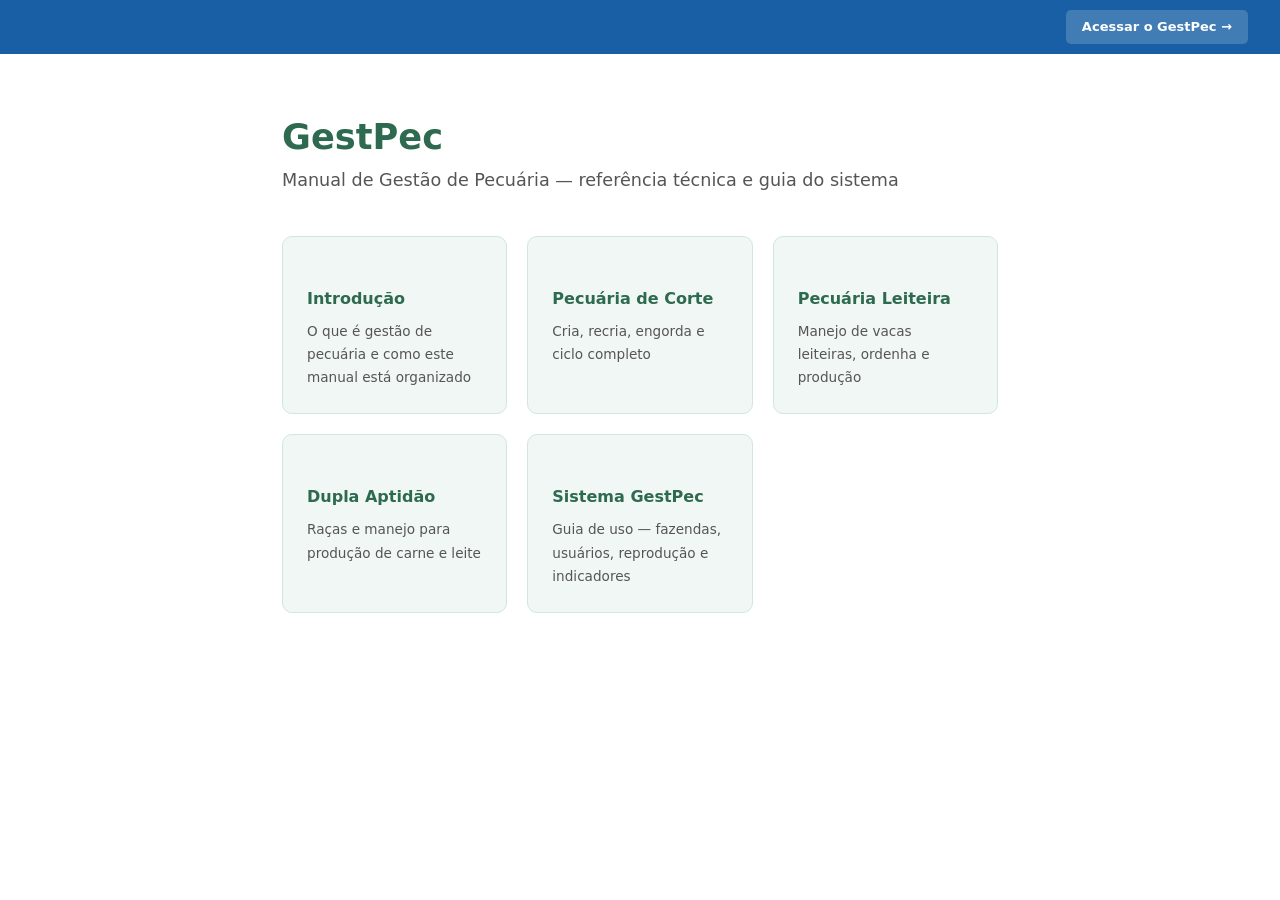
<file: index.html>
<!DOCTYPE html>
<html lang="pt-BR">
<head>
  <meta charset="UTF-8">
  <meta name="viewport" content="width=device-width, initial-scale=1.0">
  <title>GestPec — Manual de Gestão de Pecuária</title>
  <link rel="stylesheet" href="assets/style.css">
  <style>
    .topbar { background: #185fa5; padding: 10px 32px; display: flex; justify-content: flex-end; }
    .topbar a { color: #fff; font-size: 13px; font-weight: 600; text-decoration: none; background: rgba(255,255,255,0.18); padding: 6px 16px; border-radius: 5px; transition: background 0.15s; }
    .topbar a:hover { background: rgba(255,255,255,0.30); }
    .home { max-width: 780px; margin: 60px auto; padding: 0 32px; }
    .home h1 { font-size: 2.2rem; margin-bottom: 6px; }
    .home .lead { font-size: 1.1rem; color: var(--texto-leve); margin-bottom: 40px; }
    .secoes { display: grid; grid-template-columns: repeat(auto-fit, minmax(220px, 1fr)); gap: 20px; }
    .secao { background: var(--verde-fundo); border: 1px solid var(--borda); border-radius: 10px; padding: 24px; text-decoration: none; color: inherit; display: block; transition: border-color 0.15s; }
    .secao:hover { border-color: var(--verde-claro); }
    .secao h3 { color: var(--verde); margin-bottom: 8px; }
    .secao p { font-size: 0.85rem; color: var(--texto-leve); margin: 0; }
  </style>
</head>
<body>
<div class="topbar">
  <a href="https://gestpec.mrj.com.br" target="_blank" rel="noopener">Acessar o GestPec →</a>
</div>
<div class="home">
  <h1>GestPec</h1>
  <p class="lead">Manual de Gestão de Pecuária — referência técnica e guia do sistema</p>

  <div class="secoes">
    <a class="secao" href="manual/introducao.html">
      <h3>Introdução</h3>
      <p>O que é gestão de pecuária e como este manual está organizado</p>
    </a>
    <a class="secao" href="manual/corte/index.html">
      <h3>Pecuária de Corte</h3>
      <p>Cria, recria, engorda e ciclo completo</p>
    </a>
    <a class="secao" href="manual/leite/index.html">
      <h3>Pecuária Leiteira</h3>
      <p>Manejo de vacas leiteiras, ordenha e produção</p>
    </a>
    <a class="secao" href="manual/dupla-aptidao/index.html">
      <h3>Dupla Aptidão</h3>
      <p>Raças e manejo para produção de carne e leite</p>
    </a>
    <a class="secao" href="manual/sistema/fazendas.html">
      <h3>Sistema GestPec</h3>
      <p>Guia de uso — fazendas, usuários, reprodução e indicadores</p>
    </a>
  </div>
</div>
</body>
</html>
</file>
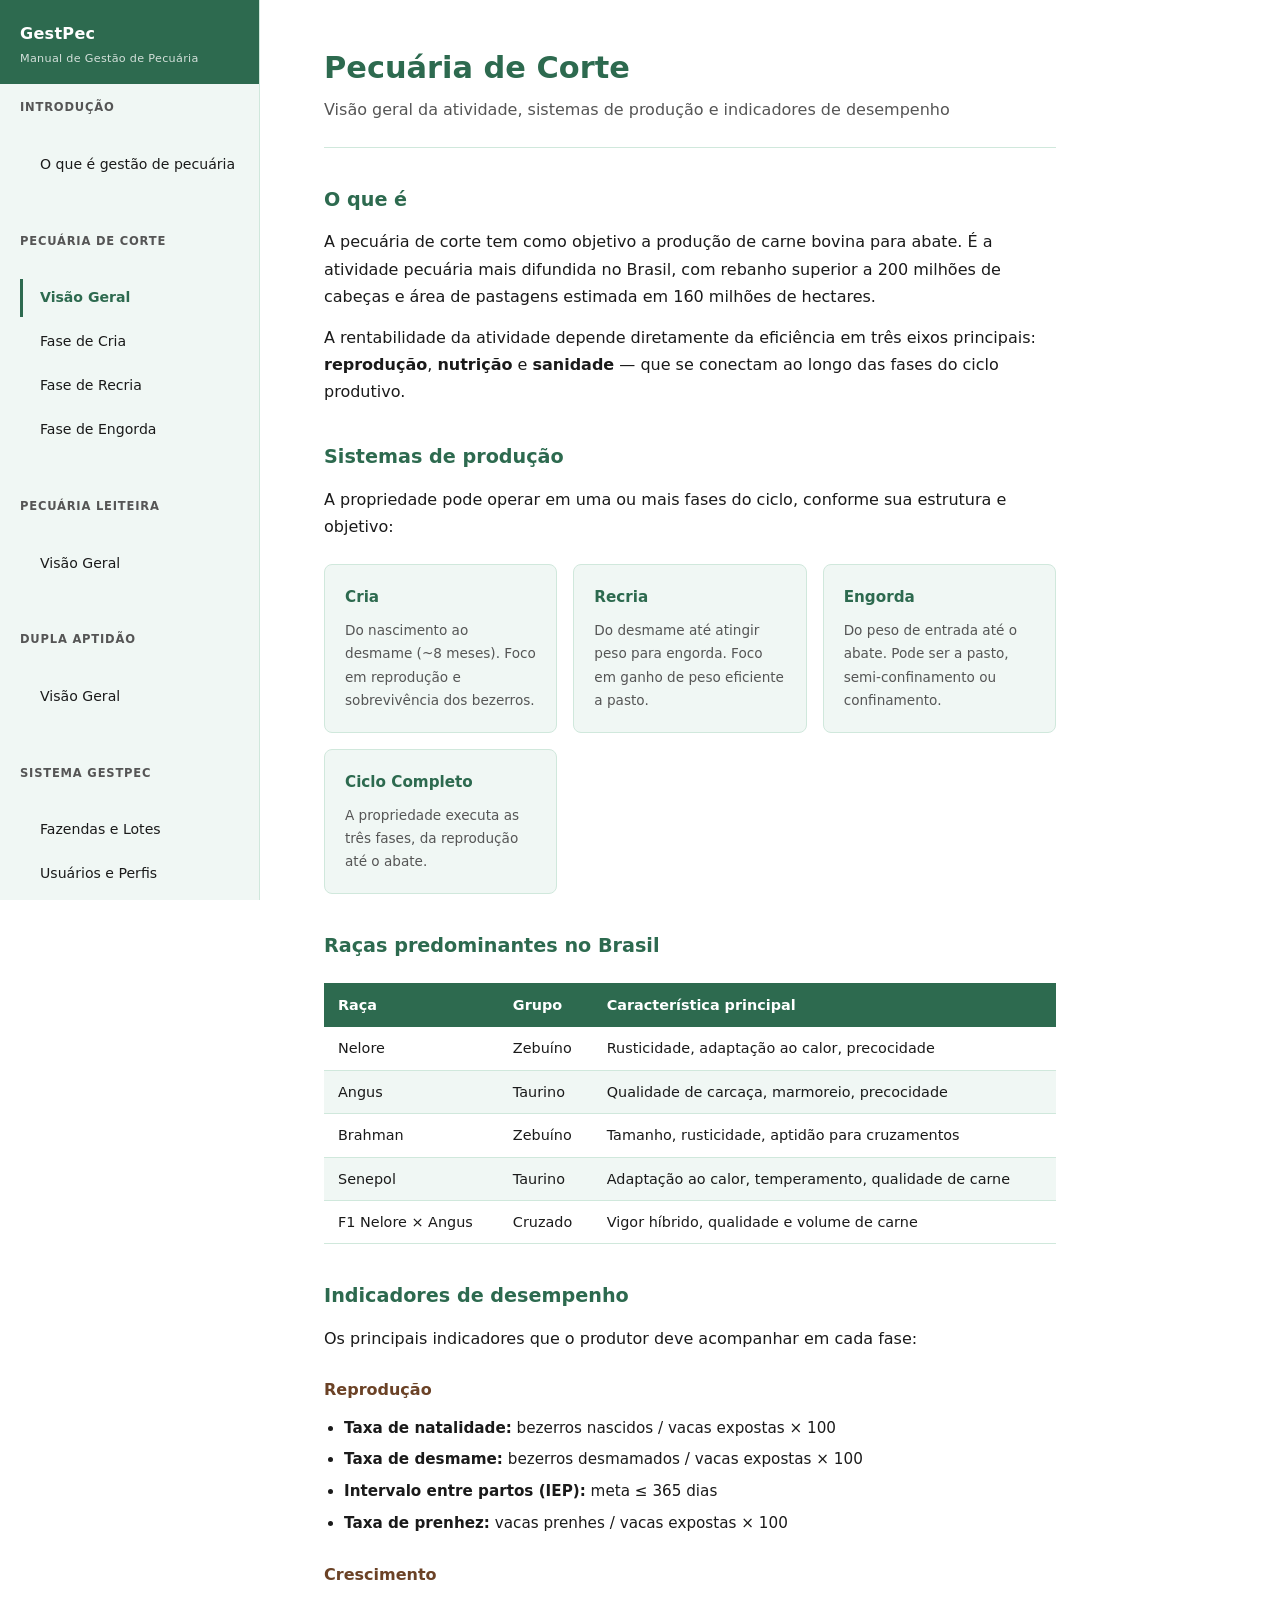
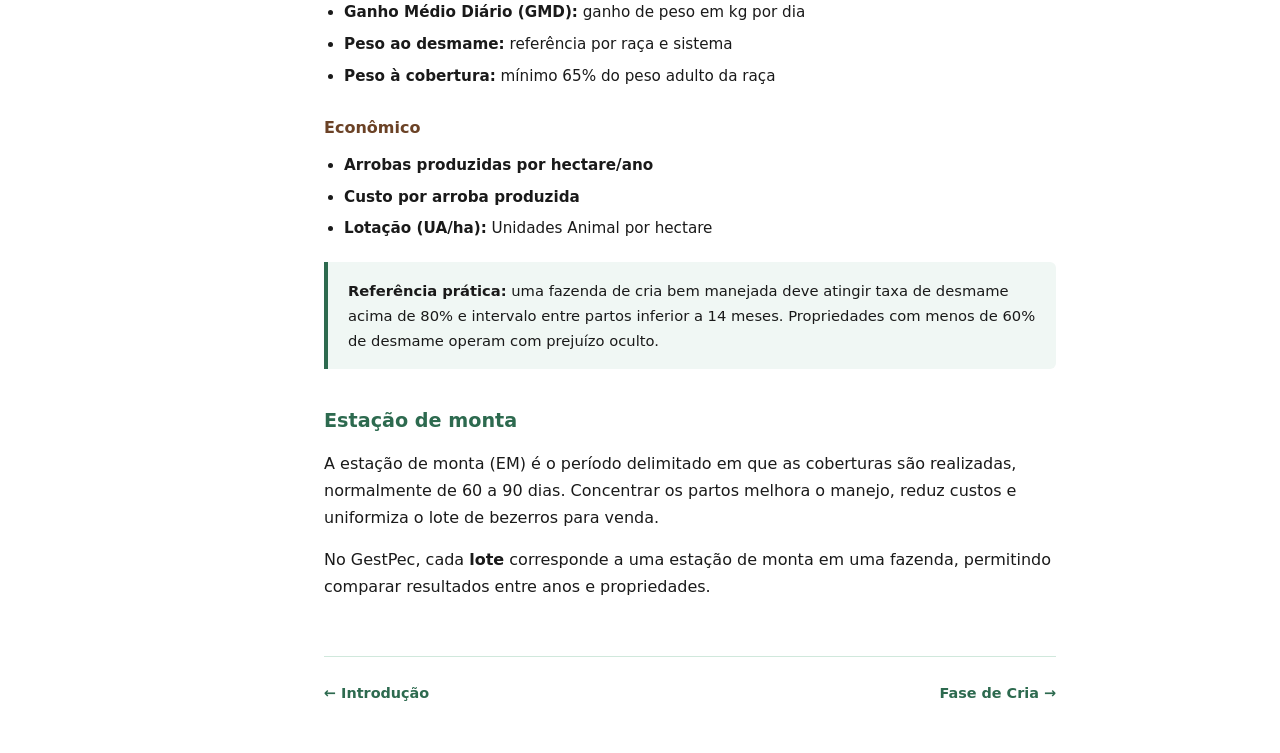
<file: manual/corte/index.html>
<!DOCTYPE html>
<html lang="pt-BR">
<head>
  <meta charset="UTF-8">
  <meta name="viewport" content="width=device-width, initial-scale=1.0">
  <title>Pecuária de Corte — GestPec</title>
  <link rel="stylesheet" href="../../assets/style.css">
</head>
<body>
<div class="layout">

  <aside class="sidebar">
    <a href="../../index.html" class="sidebar-logo">
      GestPec
      <span>Manual de Gestão de Pecuária</span>
    </a>
    <nav>
      <div class="nav-grupo">Introdução</div>
      <ul>
        <li><a href="../introducao.html">O que é gestão de pecuária</a></li>
      </ul>

      <div class="nav-grupo">Pecuária de Corte</div>
      <ul>
        <li><a href="index.html">Visão Geral</a></li>
        <li><a href="cria.html">Fase de Cria</a></li>
        <li><a href="recria.html">Fase de Recria</a></li>
        <li><a href="engorda.html">Fase de Engorda</a></li>
      </ul>

      <div class="nav-grupo">Pecuária Leiteira</div>
      <ul>
        <li><a href="../leite/index.html">Visão Geral</a></li>
      </ul>

      <div class="nav-grupo">Dupla Aptidão</div>
      <ul>
        <li><a href="../dupla-aptidao/index.html">Visão Geral</a></li>
      </ul>

      <div class="nav-grupo">Sistema GestPec</div>
      <ul>
        <li><a href="../sistema/fazendas.html">Fazendas e Lotes</a></li>
        <li><a href="../sistema/usuarios.html">Usuários e Perfis</a></li>
        <li><a href="../sistema/reproducao.html">Reprodução</a></li>
        <li><a href="../sistema/financeiro.html">Financeiro</a></li>
      </ul>
    </nav>
  </aside>

  <main class="conteudo">
    <h1>Pecuária de Corte</h1>
    <p class="subtitulo">Visão geral da atividade, sistemas de produção e indicadores de desempenho</p>

    <h2>O que é</h2>
    <p>
      A pecuária de corte tem como objetivo a produção de carne bovina para abate. É a atividade
      pecuária mais difundida no Brasil, com rebanho superior a 200 milhões de cabeças e área
      de pastagens estimada em 160 milhões de hectares.
    </p>
    <p>
      A rentabilidade da atividade depende diretamente da eficiência em três eixos principais:
      <strong>reprodução</strong>, <strong>nutrição</strong> e <strong>sanidade</strong> —
      que se conectam ao longo das fases do ciclo produtivo.
    </p>

    <h2>Sistemas de produção</h2>
    <p>
      A propriedade pode operar em uma ou mais fases do ciclo, conforme sua estrutura e objetivo:
    </p>

    <div class="cards">
      <div class="card">
        <h4>Cria</h4>
        <p>Do nascimento ao desmame (~8 meses). Foco em reprodução e sobrevivência dos bezerros.</p>
      </div>
      <div class="card">
        <h4>Recria</h4>
        <p>Do desmame até atingir peso para engorda. Foco em ganho de peso eficiente a pasto.</p>
      </div>
      <div class="card">
        <h4>Engorda</h4>
        <p>Do peso de entrada até o abate. Pode ser a pasto, semi-confinamento ou confinamento.</p>
      </div>
      <div class="card">
        <h4>Ciclo Completo</h4>
        <p>A propriedade executa as três fases, da reprodução até o abate.</p>
      </div>
    </div>

    <h2>Raças predominantes no Brasil</h2>
    <table>
      <thead>
        <tr>
          <th>Raça</th>
          <th>Grupo</th>
          <th>Característica principal</th>
        </tr>
      </thead>
      <tbody>
        <tr><td>Nelore</td><td>Zebuíno</td><td>Rusticidade, adaptação ao calor, precocidade</td></tr>
        <tr><td>Angus</td><td>Taurino</td><td>Qualidade de carcaça, marmoreio, precocidade</td></tr>
        <tr><td>Brahman</td><td>Zebuíno</td><td>Tamanho, rusticidade, aptidão para cruzamentos</td></tr>
        <tr><td>Senepol</td><td>Taurino</td><td>Adaptação ao calor, temperamento, qualidade de carne</td></tr>
        <tr><td>F1 Nelore × Angus</td><td>Cruzado</td><td>Vigor híbrido, qualidade e volume de carne</td></tr>
      </tbody>
    </table>

    <h2>Indicadores de desempenho</h2>
    <p>Os principais indicadores que o produtor deve acompanhar em cada fase:</p>

    <h3>Reprodução</h3>
    <ul>
      <li><strong>Taxa de natalidade:</strong> bezerros nascidos / vacas expostas × 100</li>
      <li><strong>Taxa de desmame:</strong> bezerros desmamados / vacas expostas × 100</li>
      <li><strong>Intervalo entre partos (IEP):</strong> meta ≤ 365 dias</li>
      <li><strong>Taxa de prenhez:</strong> vacas prenhes / vacas expostas × 100</li>
    </ul>

    <h3>Crescimento</h3>
    <ul>
      <li><strong>Ganho Médio Diário (GMD):</strong> ganho de peso em kg por dia</li>
      <li><strong>Peso ao desmame:</strong> referência por raça e sistema</li>
      <li><strong>Peso à cobertura:</strong> mínimo 65% do peso adulto da raça</li>
    </ul>

    <h3>Econômico</h3>
    <ul>
      <li><strong>Arrobas produzidas por hectare/ano</strong></li>
      <li><strong>Custo por arroba produzida</strong></li>
      <li><strong>Lotação (UA/ha):</strong> Unidades Animal por hectare</li>
    </ul>

    <div class="destaque">
      <p>
        <strong>Referência prática:</strong> uma fazenda de cria bem manejada deve atingir taxa de
        desmame acima de 80% e intervalo entre partos inferior a 14 meses. Propriedades com menos
        de 60% de desmame operam com prejuízo oculto.
      </p>
    </div>

    <h2>Estação de monta</h2>
    <p>
      A estação de monta (EM) é o período delimitado em que as coberturas são realizadas,
      normalmente de 60 a 90 dias. Concentrar os partos melhora o manejo, reduz custos e
      uniformiza o lote de bezerros para venda.
    </p>
    <p>
      No GestPec, cada <strong>lote</strong> corresponde a uma estação de monta em uma fazenda,
      permitindo comparar resultados entre anos e propriedades.
    </p>

    <div class="nav-paginas">
      <a href="../introducao.html">← Introdução</a>
      <a href="cria.html">Fase de Cria →</a>
    </div>
  </main>

</div>
<script src="../../assets/nav.js"></script>
</body>
</html>
</file>
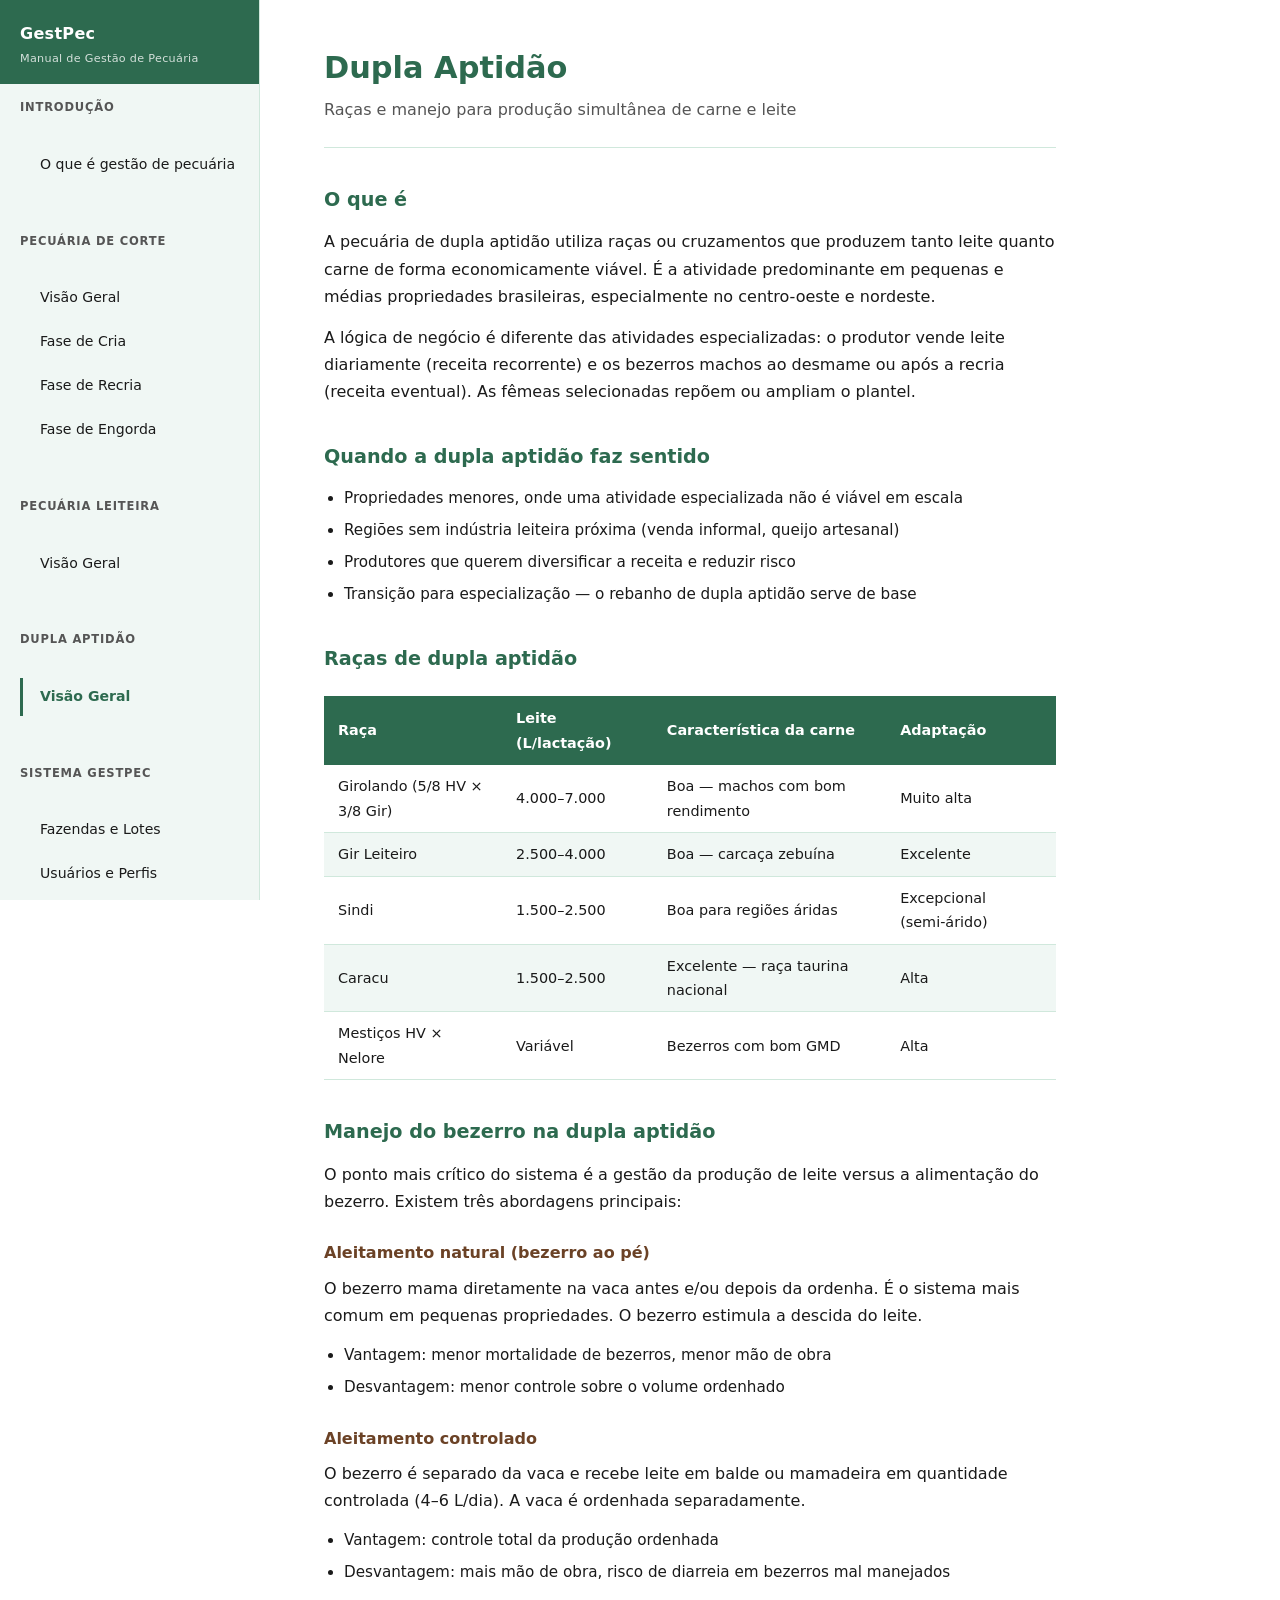
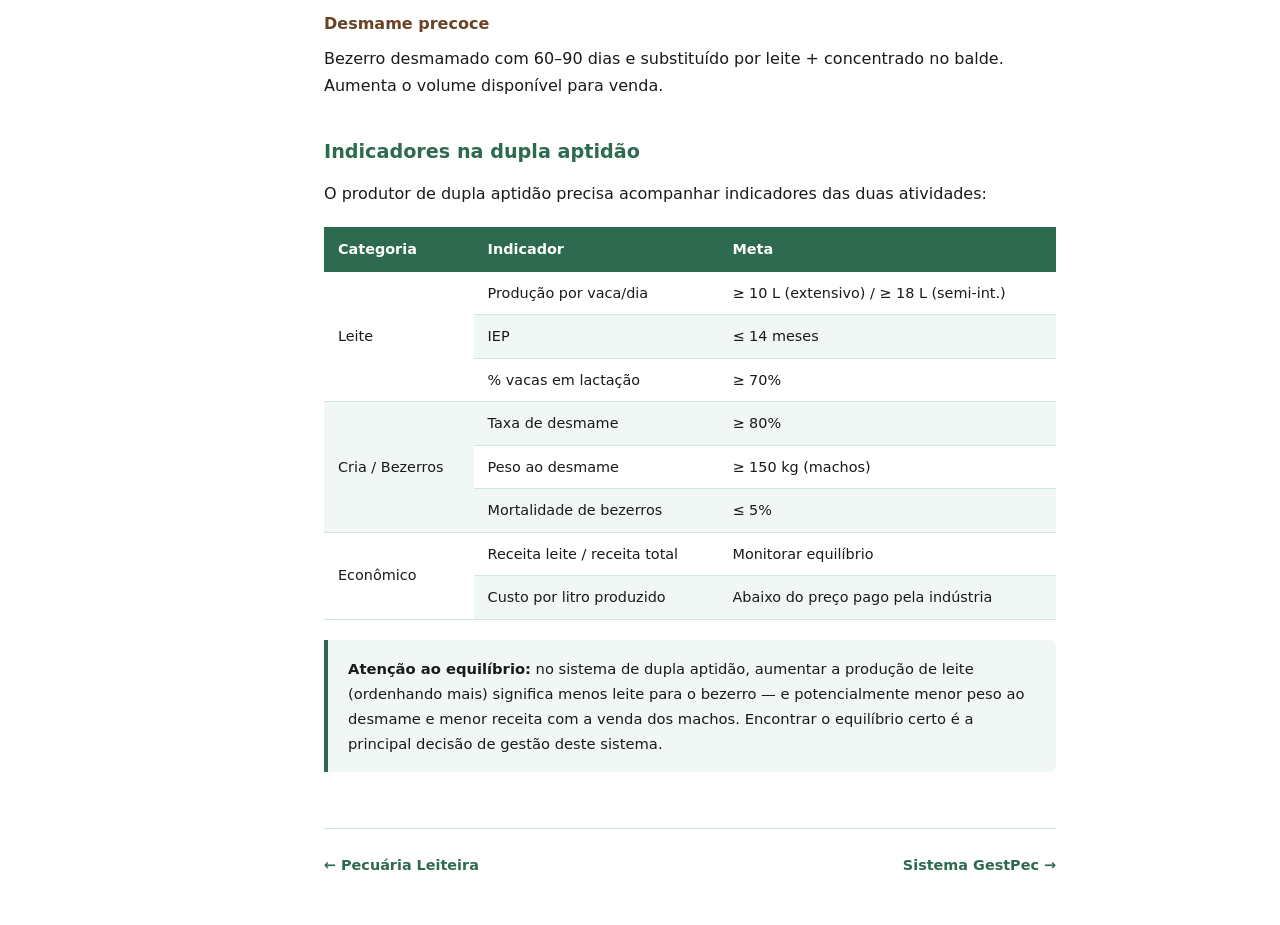
<file: manual/dupla-aptidao/index.html>
<!DOCTYPE html>
<html lang="pt-BR">
<head>
  <meta charset="UTF-8">
  <meta name="viewport" content="width=device-width, initial-scale=1.0">
  <title>Dupla Aptidão — GestPec</title>
  <link rel="stylesheet" href="../../assets/style.css">
</head>
<body>
<div class="layout">

  <aside class="sidebar">
    <a href="../../index.html" class="sidebar-logo">
      GestPec
      <span>Manual de Gestão de Pecuária</span>
    </a>
    <nav>
      <div class="nav-grupo">Introdução</div>
      <ul>
        <li><a href="../introducao.html">O que é gestão de pecuária</a></li>
      </ul>

      <div class="nav-grupo">Pecuária de Corte</div>
      <ul>
        <li><a href="../corte/index.html">Visão Geral</a></li>
        <li><a href="../corte/cria.html">Fase de Cria</a></li>
        <li><a href="../corte/recria.html">Fase de Recria</a></li>
        <li><a href="../corte/engorda.html">Fase de Engorda</a></li>
      </ul>

      <div class="nav-grupo">Pecuária Leiteira</div>
      <ul>
        <li><a href="../leite/index.html">Visão Geral</a></li>
      </ul>

      <div class="nav-grupo">Dupla Aptidão</div>
      <ul>
        <li><a href="index.html">Visão Geral</a></li>
      </ul>

      <div class="nav-grupo">Sistema GestPec</div>
      <ul>
        <li><a href="../sistema/fazendas.html">Fazendas e Lotes</a></li>
        <li><a href="../sistema/usuarios.html">Usuários e Perfis</a></li>
        <li><a href="../sistema/reproducao.html">Reprodução</a></li>
        <li><a href="../sistema/financeiro.html">Financeiro</a></li>
      </ul>
    </nav>
  </aside>

  <main class="conteudo">
    <h1>Dupla Aptidão</h1>
    <p class="subtitulo">Raças e manejo para produção simultânea de carne e leite</p>

    <h2>O que é</h2>
    <p>
      A pecuária de dupla aptidão utiliza raças ou cruzamentos que produzem tanto leite quanto
      carne de forma economicamente viável. É a atividade predominante em pequenas e médias
      propriedades brasileiras, especialmente no centro-oeste e nordeste.
    </p>
    <p>
      A lógica de negócio é diferente das atividades especializadas: o produtor vende leite
      diariamente (receita recorrente) e os bezerros machos ao desmame ou após a recria
      (receita eventual). As fêmeas selecionadas repõem ou ampliam o plantel.
    </p>

    <h2>Quando a dupla aptidão faz sentido</h2>
    <ul>
      <li>Propriedades menores, onde uma atividade especializada não é viável em escala</li>
      <li>Regiões sem indústria leiteira próxima (venda informal, queijo artesanal)</li>
      <li>Produtores que querem diversificar a receita e reduzir risco</li>
      <li>Transição para especialização — o rebanho de dupla aptidão serve de base</li>
    </ul>

    <h2>Raças de dupla aptidão</h2>
    <table>
      <thead>
        <tr><th>Raça</th><th>Leite (L/lactação)</th><th>Característica da carne</th><th>Adaptação</th></tr>
      </thead>
      <tbody>
        <tr><td>Girolando (5/8 HV × 3/8 Gir)</td><td>4.000–7.000</td><td>Boa — machos com bom rendimento</td><td>Muito alta</td></tr>
        <tr><td>Gir Leiteiro</td><td>2.500–4.000</td><td>Boa — carcaça zebuína</td><td>Excelente</td></tr>
        <tr><td>Sindi</td><td>1.500–2.500</td><td>Boa para regiões áridas</td><td>Excepcional (semi-árido)</td></tr>
        <tr><td>Caracu</td><td>1.500–2.500</td><td>Excelente — raça taurina nacional</td><td>Alta</td></tr>
        <tr><td>Mestiços HV × Nelore</td><td>Variável</td><td>Bezerros com bom GMD</td><td>Alta</td></tr>
      </tbody>
    </table>

    <h2>Manejo do bezerro na dupla aptidão</h2>
    <p>
      O ponto mais crítico do sistema é a gestão da produção de leite versus a alimentação
      do bezerro. Existem três abordagens principais:
    </p>

    <h3>Aleitamento natural (bezerro ao pé)</h3>
    <p>
      O bezerro mama diretamente na vaca antes e/ou depois da ordenha. É o sistema mais
      comum em pequenas propriedades. O bezerro estimula a descida do leite.
    </p>
    <ul>
      <li>Vantagem: menor mortalidade de bezerros, menor mão de obra</li>
      <li>Desvantagem: menor controle sobre o volume ordenhado</li>
    </ul>

    <h3>Aleitamento controlado</h3>
    <p>
      O bezerro é separado da vaca e recebe leite em balde ou mamadeira em quantidade
      controlada (4–6 L/dia). A vaca é ordenhada separadamente.
    </p>
    <ul>
      <li>Vantagem: controle total da produção ordenhada</li>
      <li>Desvantagem: mais mão de obra, risco de diarreia em bezerros mal manejados</li>
    </ul>

    <h3>Desmame precoce</h3>
    <p>
      Bezerro desmamado com 60–90 dias e substituído por leite + concentrado no balde.
      Aumenta o volume disponível para venda.
    </p>

    <h2>Indicadores na dupla aptidão</h2>
    <p>
      O produtor de dupla aptidão precisa acompanhar indicadores das duas atividades:
    </p>

    <table>
      <thead>
        <tr><th>Categoria</th><th>Indicador</th><th>Meta</th></tr>
      </thead>
      <tbody>
        <tr><td rowspan="3">Leite</td><td>Produção por vaca/dia</td><td>≥ 10 L (extensivo) / ≥ 18 L (semi-int.)</td></tr>
        <tr><td>IEP</td><td>≤ 14 meses</td></tr>
        <tr><td>% vacas em lactação</td><td>≥ 70%</td></tr>
        <tr><td rowspan="3">Cria / Bezerros</td><td>Taxa de desmame</td><td>≥ 80%</td></tr>
        <tr><td>Peso ao desmame</td><td>≥ 150 kg (machos)</td></tr>
        <tr><td>Mortalidade de bezerros</td><td>≤ 5%</td></tr>
        <tr><td rowspan="2">Econômico</td><td>Receita leite / receita total</td><td>Monitorar equilíbrio</td></tr>
        <tr><td>Custo por litro produzido</td><td>Abaixo do preço pago pela indústria</td></tr>
      </tbody>
    </table>

    <div class="destaque">
      <p>
        <strong>Atenção ao equilíbrio:</strong> no sistema de dupla aptidão, aumentar a produção
        de leite (ordenhando mais) significa menos leite para o bezerro — e potencialmente
        menor peso ao desmame e menor receita com a venda dos machos. Encontrar o equilíbrio
        certo é a principal decisão de gestão deste sistema.
      </p>
    </div>

    <div class="nav-paginas">
      <a href="../leite/index.html">← Pecuária Leiteira</a>
      <a href="../sistema/fazendas.html">Sistema GestPec →</a>
    </div>
  </main>

</div>
<script src="../../assets/nav.js"></script>
</body>
</html>
</file>
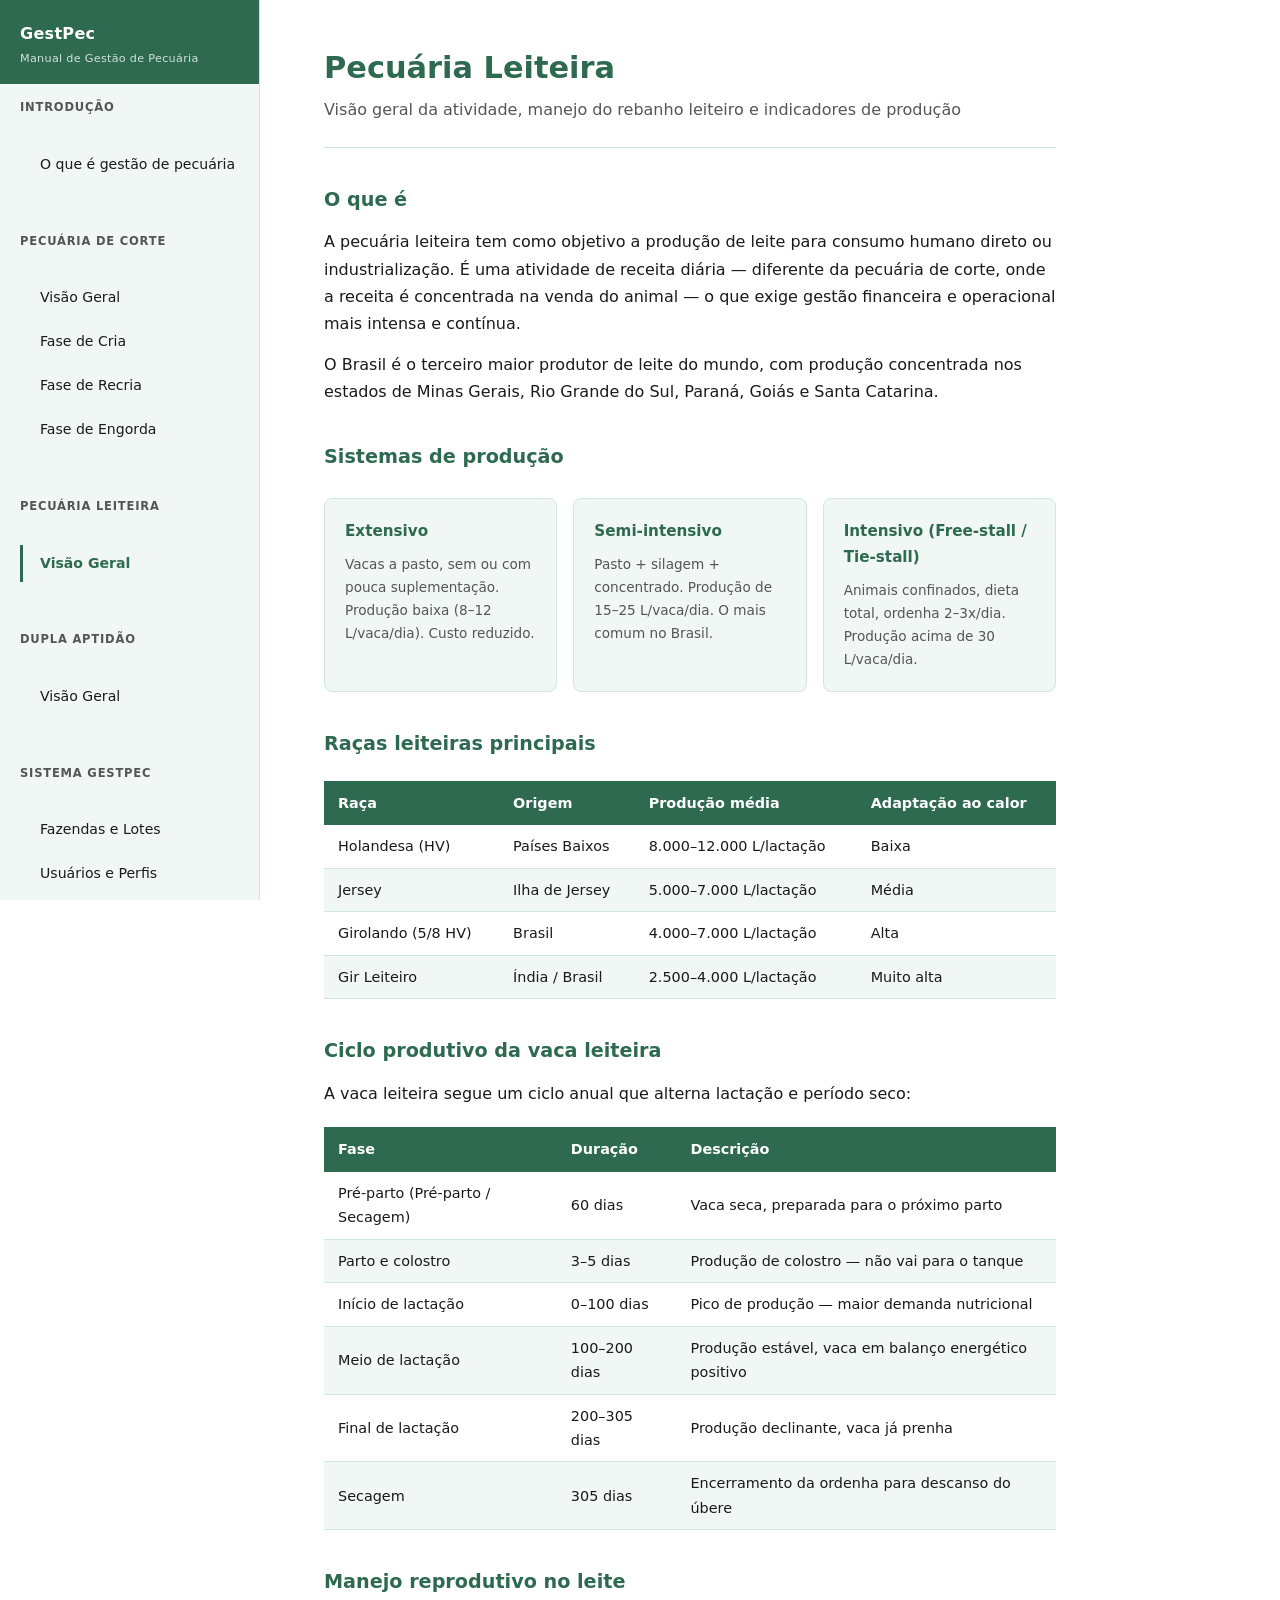
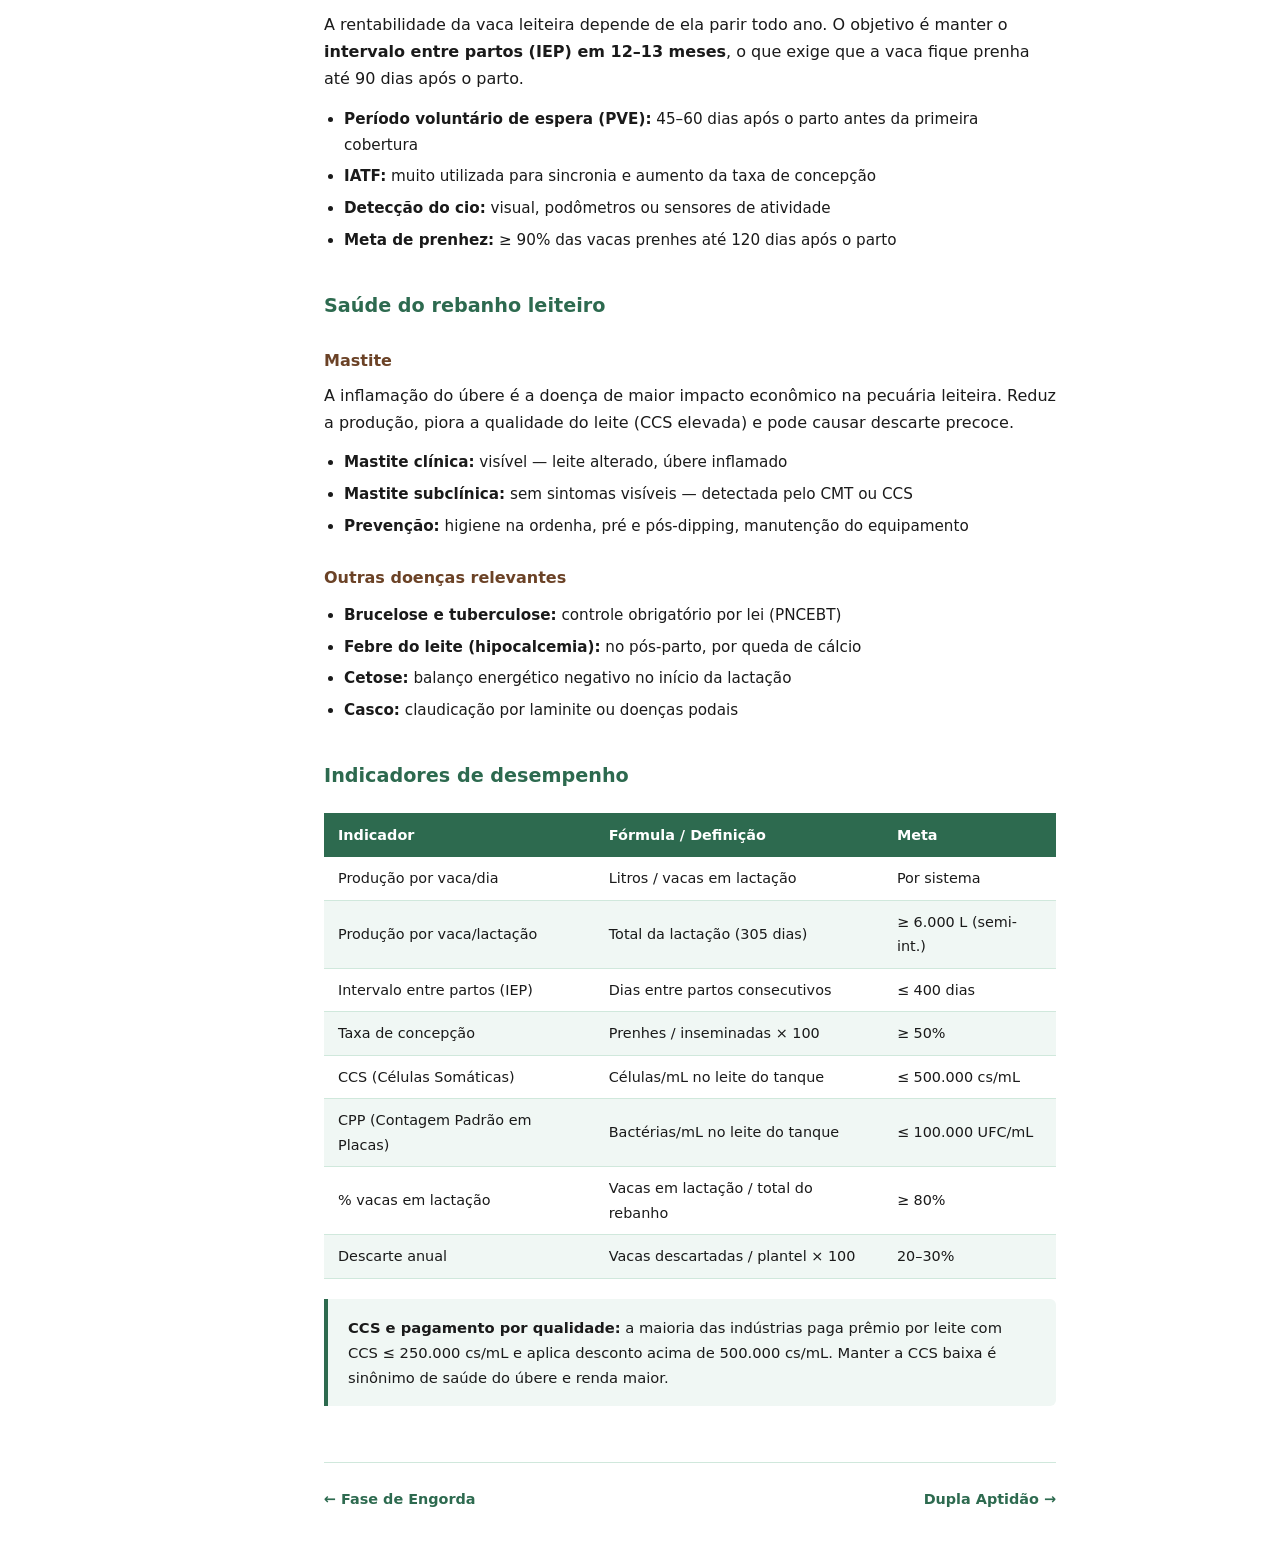
<file: manual/leite/index.html>
<!DOCTYPE html>
<html lang="pt-BR">
<head>
  <meta charset="UTF-8">
  <meta name="viewport" content="width=device-width, initial-scale=1.0">
  <title>Pecuária Leiteira — GestPec</title>
  <link rel="stylesheet" href="../../assets/style.css">
</head>
<body>
<div class="layout">

  <aside class="sidebar">
    <a href="../../index.html" class="sidebar-logo">
      GestPec
      <span>Manual de Gestão de Pecuária</span>
    </a>
    <nav>
      <div class="nav-grupo">Introdução</div>
      <ul>
        <li><a href="../introducao.html">O que é gestão de pecuária</a></li>
      </ul>

      <div class="nav-grupo">Pecuária de Corte</div>
      <ul>
        <li><a href="../corte/index.html">Visão Geral</a></li>
        <li><a href="../corte/cria.html">Fase de Cria</a></li>
        <li><a href="../corte/recria.html">Fase de Recria</a></li>
        <li><a href="../corte/engorda.html">Fase de Engorda</a></li>
      </ul>

      <div class="nav-grupo">Pecuária Leiteira</div>
      <ul>
        <li><a href="index.html">Visão Geral</a></li>
      </ul>

      <div class="nav-grupo">Dupla Aptidão</div>
      <ul>
        <li><a href="../dupla-aptidao/index.html">Visão Geral</a></li>
      </ul>

      <div class="nav-grupo">Sistema GestPec</div>
      <ul>
        <li><a href="../sistema/fazendas.html">Fazendas e Lotes</a></li>
        <li><a href="../sistema/usuarios.html">Usuários e Perfis</a></li>
        <li><a href="../sistema/reproducao.html">Reprodução</a></li>
        <li><a href="../sistema/financeiro.html">Financeiro</a></li>
      </ul>
    </nav>
  </aside>

  <main class="conteudo">
    <h1>Pecuária Leiteira</h1>
    <p class="subtitulo">Visão geral da atividade, manejo do rebanho leiteiro e indicadores de produção</p>

    <h2>O que é</h2>
    <p>
      A pecuária leiteira tem como objetivo a produção de leite para consumo humano direto
      ou industrialização. É uma atividade de receita diária — diferente da pecuária de corte,
      onde a receita é concentrada na venda do animal — o que exige gestão financeira e
      operacional mais intensa e contínua.
    </p>
    <p>
      O Brasil é o terceiro maior produtor de leite do mundo, com produção concentrada
      nos estados de Minas Gerais, Rio Grande do Sul, Paraná, Goiás e Santa Catarina.
    </p>

    <h2>Sistemas de produção</h2>
    <div class="cards">
      <div class="card">
        <h4>Extensivo</h4>
        <p>Vacas a pasto, sem ou com pouca suplementação. Produção baixa (8–12 L/vaca/dia). Custo reduzido.</p>
      </div>
      <div class="card">
        <h4>Semi-intensivo</h4>
        <p>Pasto + silagem + concentrado. Produção de 15–25 L/vaca/dia. O mais comum no Brasil.</p>
      </div>
      <div class="card">
        <h4>Intensivo (Free-stall / Tie-stall)</h4>
        <p>Animais confinados, dieta total, ordenha 2–3x/dia. Produção acima de 30 L/vaca/dia.</p>
      </div>
    </div>

    <h2>Raças leiteiras principais</h2>
    <table>
      <thead>
        <tr><th>Raça</th><th>Origem</th><th>Produção média</th><th>Adaptação ao calor</th></tr>
      </thead>
      <tbody>
        <tr><td>Holandesa (HV)</td><td>Países Baixos</td><td>8.000–12.000 L/lactação</td><td>Baixa</td></tr>
        <tr><td>Jersey</td><td>Ilha de Jersey</td><td>5.000–7.000 L/lactação</td><td>Média</td></tr>
        <tr><td>Girolando (5/8 HV)</td><td>Brasil</td><td>4.000–7.000 L/lactação</td><td>Alta</td></tr>
        <tr><td>Gir Leiteiro</td><td>Índia / Brasil</td><td>2.500–4.000 L/lactação</td><td>Muito alta</td></tr>
      </tbody>
    </table>

    <h2>Ciclo produtivo da vaca leiteira</h2>
    <p>
      A vaca leiteira segue um ciclo anual que alterna lactação e período seco:
    </p>
    <table>
      <thead>
        <tr><th>Fase</th><th>Duração</th><th>Descrição</th></tr>
      </thead>
      <tbody>
        <tr><td>Pré-parto (Pré-parto / Secagem)</td><td>60 dias</td><td>Vaca seca, preparada para o próximo parto</td></tr>
        <tr><td>Parto e colostro</td><td>3–5 dias</td><td>Produção de colostro — não vai para o tanque</td></tr>
        <tr><td>Início de lactação</td><td>0–100 dias</td><td>Pico de produção — maior demanda nutricional</td></tr>
        <tr><td>Meio de lactação</td><td>100–200 dias</td><td>Produção estável, vaca em balanço energético positivo</td></tr>
        <tr><td>Final de lactação</td><td>200–305 dias</td><td>Produção declinante, vaca já prenha</td></tr>
        <tr><td>Secagem</td><td>305 dias</td><td>Encerramento da ordenha para descanso do úbere</td></tr>
      </tbody>
    </table>

    <h2>Manejo reprodutivo no leite</h2>
    <p>
      A rentabilidade da vaca leiteira depende de ela parir todo ano. O objetivo é manter
      o <strong>intervalo entre partos (IEP) em 12–13 meses</strong>, o que exige que a vaca
      fique prenha até 90 dias após o parto.
    </p>
    <ul>
      <li><strong>Período voluntário de espera (PVE):</strong> 45–60 dias após o parto antes da primeira cobertura</li>
      <li><strong>IATF:</strong> muito utilizada para sincronia e aumento da taxa de concepção</li>
      <li><strong>Detecção do cio:</strong> visual, podômetros ou sensores de atividade</li>
      <li><strong>Meta de prenhez:</strong> ≥ 90% das vacas prenhes até 120 dias após o parto</li>
    </ul>

    <h2>Saúde do rebanho leiteiro</h2>

    <h3>Mastite</h3>
    <p>
      A inflamação do úbere é a doença de maior impacto econômico na pecuária leiteira.
      Reduz a produção, piora a qualidade do leite (CCS elevada) e pode causar descarte precoce.
    </p>
    <ul>
      <li><strong>Mastite clínica:</strong> visível — leite alterado, úbere inflamado</li>
      <li><strong>Mastite subclínica:</strong> sem sintomas visíveis — detectada pelo CMT ou CCS</li>
      <li><strong>Prevenção:</strong> higiene na ordenha, pré e pós-dipping, manutenção do equipamento</li>
    </ul>

    <h3>Outras doenças relevantes</h3>
    <ul>
      <li><strong>Brucelose e tuberculose:</strong> controle obrigatório por lei (PNCEBT)</li>
      <li><strong>Febre do leite (hipocalcemia):</strong> no pós-parto, por queda de cálcio</li>
      <li><strong>Cetose:</strong> balanço energético negativo no início da lactação</li>
      <li><strong>Casco:</strong> claudicação por laminite ou doenças podais</li>
    </ul>

    <h2>Indicadores de desempenho</h2>
    <table>
      <thead>
        <tr><th>Indicador</th><th>Fórmula / Definição</th><th>Meta</th></tr>
      </thead>
      <tbody>
        <tr><td>Produção por vaca/dia</td><td>Litros / vacas em lactação</td><td>Por sistema</td></tr>
        <tr><td>Produção por vaca/lactação</td><td>Total da lactação (305 dias)</td><td>≥ 6.000 L (semi-int.)</td></tr>
        <tr><td>Intervalo entre partos (IEP)</td><td>Dias entre partos consecutivos</td><td>≤ 400 dias</td></tr>
        <tr><td>Taxa de concepção</td><td>Prenhes / inseminadas × 100</td><td>≥ 50%</td></tr>
        <tr><td>CCS (Células Somáticas)</td><td>Células/mL no leite do tanque</td><td>≤ 500.000 cs/mL</td></tr>
        <tr><td>CPP (Contagem Padrão em Placas)</td><td>Bactérias/mL no leite do tanque</td><td>≤ 100.000 UFC/mL</td></tr>
        <tr><td>% vacas em lactação</td><td>Vacas em lactação / total do rebanho</td><td>≥ 80%</td></tr>
        <tr><td>Descarte anual</td><td>Vacas descartadas / plantel × 100</td><td>20–30%</td></tr>
      </tbody>
    </table>

    <div class="destaque">
      <p>
        <strong>CCS e pagamento por qualidade:</strong> a maioria das indústrias paga prêmio
        por leite com CCS ≤ 250.000 cs/mL e aplica desconto acima de 500.000 cs/mL.
        Manter a CCS baixa é sinônimo de saúde do úbere e renda maior.
      </p>
    </div>

    <div class="nav-paginas">
      <a href="../corte/engorda.html">← Fase de Engorda</a>
      <a href="../dupla-aptidao/index.html">Dupla Aptidão →</a>
    </div>
  </main>

</div>
<script src="../../assets/nav.js"></script>
</body>
</html>
</file>
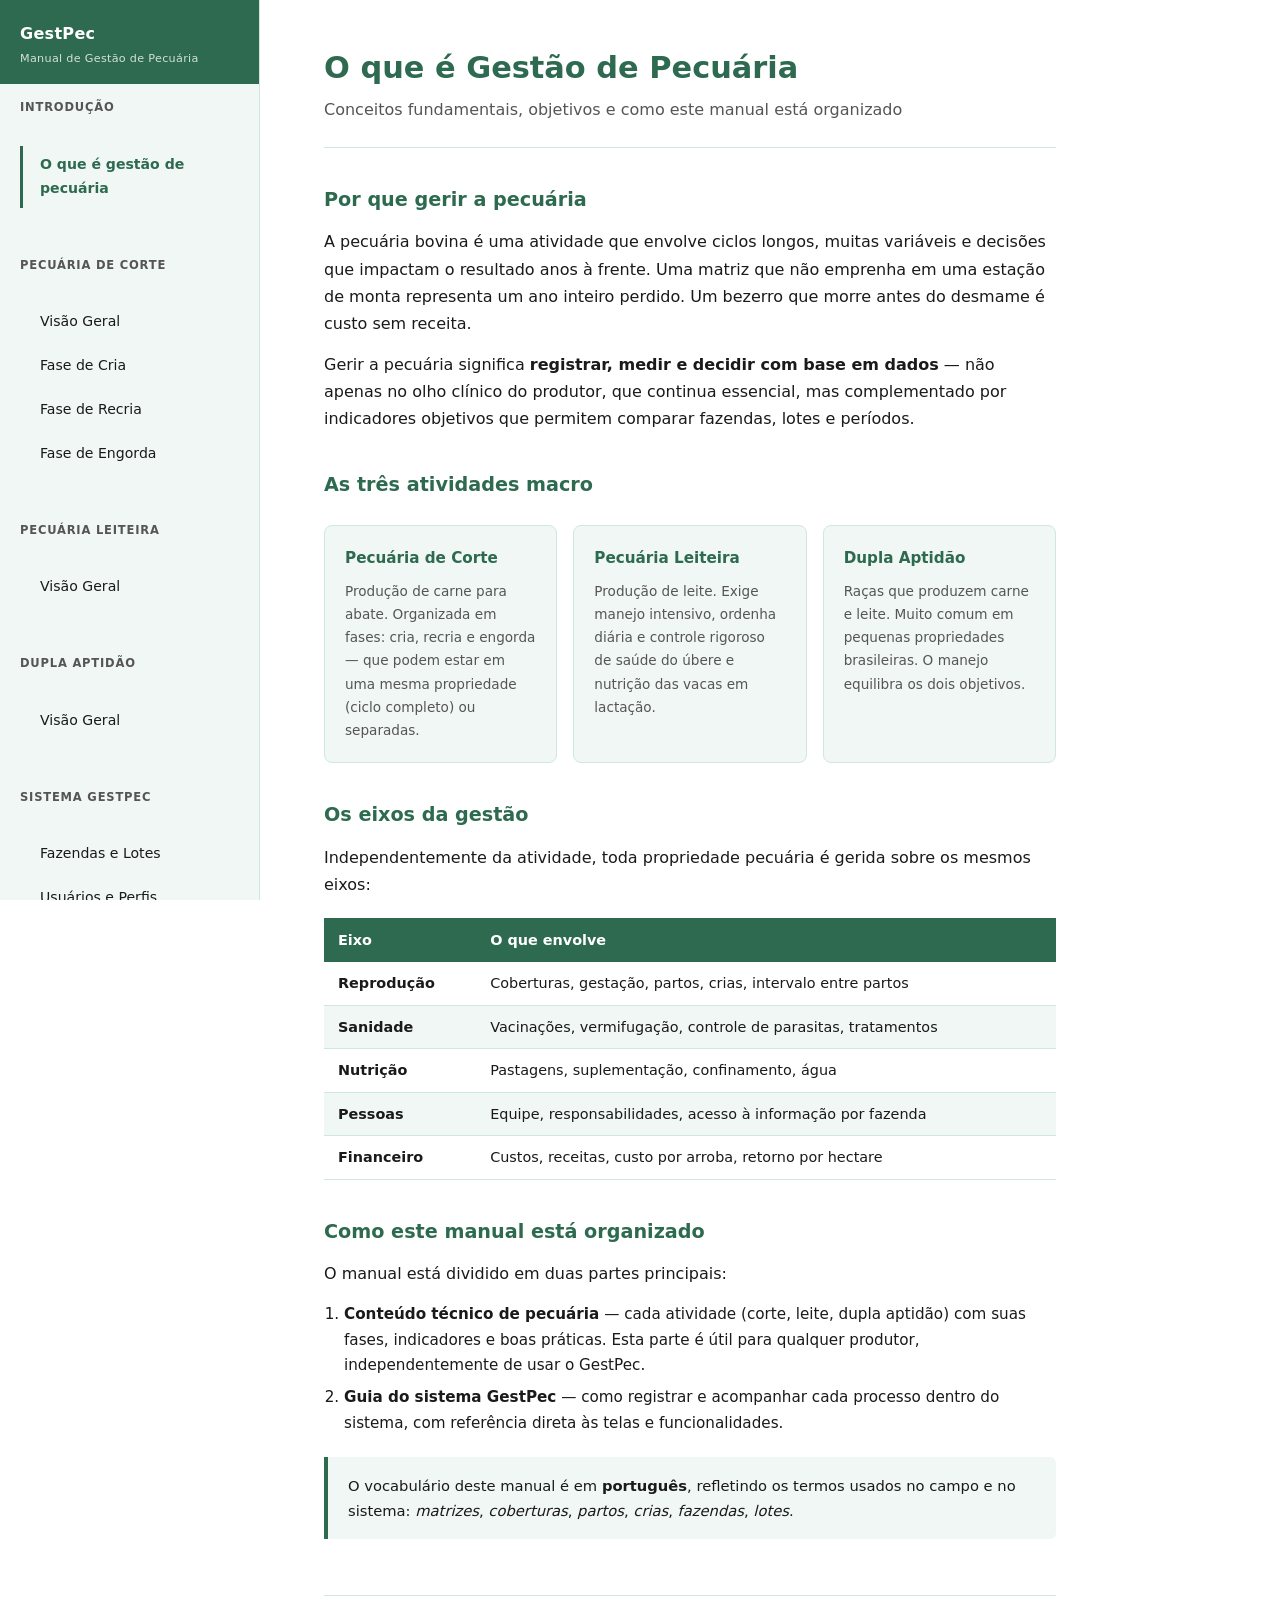
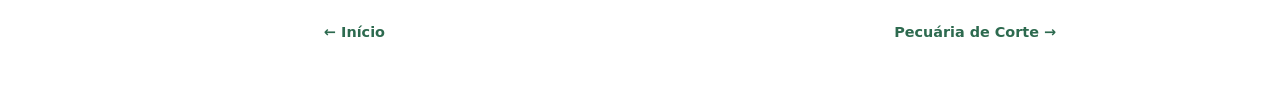
<file: manual/introducao.html>
<!DOCTYPE html>
<html lang="pt-BR">
<head>
  <meta charset="UTF-8">
  <meta name="viewport" content="width=device-width, initial-scale=1.0">
  <title>Introdução — GestPec</title>
  <link rel="stylesheet" href="../assets/style.css">
</head>
<body>
<div class="layout">

  <aside class="sidebar">
    <a href="../index.html" class="sidebar-logo">
      GestPec
      <span>Manual de Gestão de Pecuária</span>
    </a>
    <nav>
      <div class="nav-grupo">Introdução</div>
      <ul>
        <li><a href="introducao.html">O que é gestão de pecuária</a></li>
      </ul>

      <div class="nav-grupo">Pecuária de Corte</div>
      <ul>
        <li><a href="corte/index.html">Visão Geral</a></li>
        <li><a href="corte/cria.html">Fase de Cria</a></li>
        <li><a href="corte/recria.html">Fase de Recria</a></li>
        <li><a href="corte/engorda.html">Fase de Engorda</a></li>
      </ul>

      <div class="nav-grupo">Pecuária Leiteira</div>
      <ul>
        <li><a href="leite/index.html">Visão Geral</a></li>
      </ul>

      <div class="nav-grupo">Dupla Aptidão</div>
      <ul>
        <li><a href="dupla-aptidao/index.html">Visão Geral</a></li>
      </ul>

      <div class="nav-grupo">Sistema GestPec</div>
      <ul>
        <li><a href="sistema/fazendas.html">Fazendas e Lotes</a></li>
        <li><a href="sistema/usuarios.html">Usuários e Perfis</a></li>
        <li><a href="sistema/reproducao.html">Reprodução</a></li>
        <li><a href="sistema/financeiro.html">Financeiro</a></li>
      </ul>
    </nav>
  </aside>

  <main class="conteudo">
    <h1>O que é Gestão de Pecuária</h1>
    <p class="subtitulo">Conceitos fundamentais, objetivos e como este manual está organizado</p>

    <h2>Por que gerir a pecuária</h2>
    <p>
      A pecuária bovina é uma atividade que envolve ciclos longos, muitas variáveis e decisões
      que impactam o resultado anos à frente. Uma matriz que não emprenha em uma estação de monta
      representa um ano inteiro perdido. Um bezerro que morre antes do desmame é custo sem receita.
    </p>
    <p>
      Gerir a pecuária significa <strong>registrar, medir e decidir com base em dados</strong> —
      não apenas no olho clínico do produtor, que continua essencial, mas complementado por
      indicadores objetivos que permitem comparar fazendas, lotes e períodos.
    </p>

    <h2>As três atividades macro</h2>
    <div class="cards">
      <div class="card">
        <h4>Pecuária de Corte</h4>
        <p>Produção de carne para abate. Organizada em fases: cria, recria e engorda — que podem estar em uma mesma propriedade (ciclo completo) ou separadas.</p>
      </div>
      <div class="card">
        <h4>Pecuária Leiteira</h4>
        <p>Produção de leite. Exige manejo intensivo, ordenha diária e controle rigoroso de saúde do úbere e nutrição das vacas em lactação.</p>
      </div>
      <div class="card">
        <h4>Dupla Aptidão</h4>
        <p>Raças que produzem carne e leite. Muito comum em pequenas propriedades brasileiras. O manejo equilibra os dois objetivos.</p>
      </div>
    </div>

    <h2>Os eixos da gestão</h2>
    <p>Independentemente da atividade, toda propriedade pecuária é gerida sobre os mesmos eixos:</p>

    <table>
      <thead>
        <tr><th>Eixo</th><th>O que envolve</th></tr>
      </thead>
      <tbody>
        <tr><td><strong>Reprodução</strong></td><td>Coberturas, gestação, partos, crias, intervalo entre partos</td></tr>
        <tr><td><strong>Sanidade</strong></td><td>Vacinações, vermifugação, controle de parasitas, tratamentos</td></tr>
        <tr><td><strong>Nutrição</strong></td><td>Pastagens, suplementação, confinamento, água</td></tr>
        <tr><td><strong>Pessoas</strong></td><td>Equipe, responsabilidades, acesso à informação por fazenda</td></tr>
        <tr><td><strong>Financeiro</strong></td><td>Custos, receitas, custo por arroba, retorno por hectare</td></tr>
      </tbody>
    </table>

    <h2>Como este manual está organizado</h2>
    <p>
      O manual está dividido em duas partes principais:
    </p>
    <ol>
      <li>
        <strong>Conteúdo técnico de pecuária</strong> — cada atividade (corte, leite, dupla aptidão)
        com suas fases, indicadores e boas práticas. Esta parte é útil para qualquer produtor,
        independentemente de usar o GestPec.
      </li>
      <li>
        <strong>Guia do sistema GestPec</strong> — como registrar e acompanhar cada processo
        dentro do sistema, com referência direta às telas e funcionalidades.
      </li>
    </ol>

    <div class="destaque">
      <p>
        O vocabulário deste manual é em <strong>português</strong>, refletindo os termos usados
        no campo e no sistema: <em>matrizes</em>, <em>coberturas</em>, <em>partos</em>,
        <em>crias</em>, <em>fazendas</em>, <em>lotes</em>.
      </p>
    </div>

    <div class="nav-paginas">
      <a href="../index.html">← Início</a>
      <a href="corte/index.html">Pecuária de Corte →</a>
    </div>
  </main>

</div>
<script src="../assets/nav.js"></script>
</body>
</html>
</file>
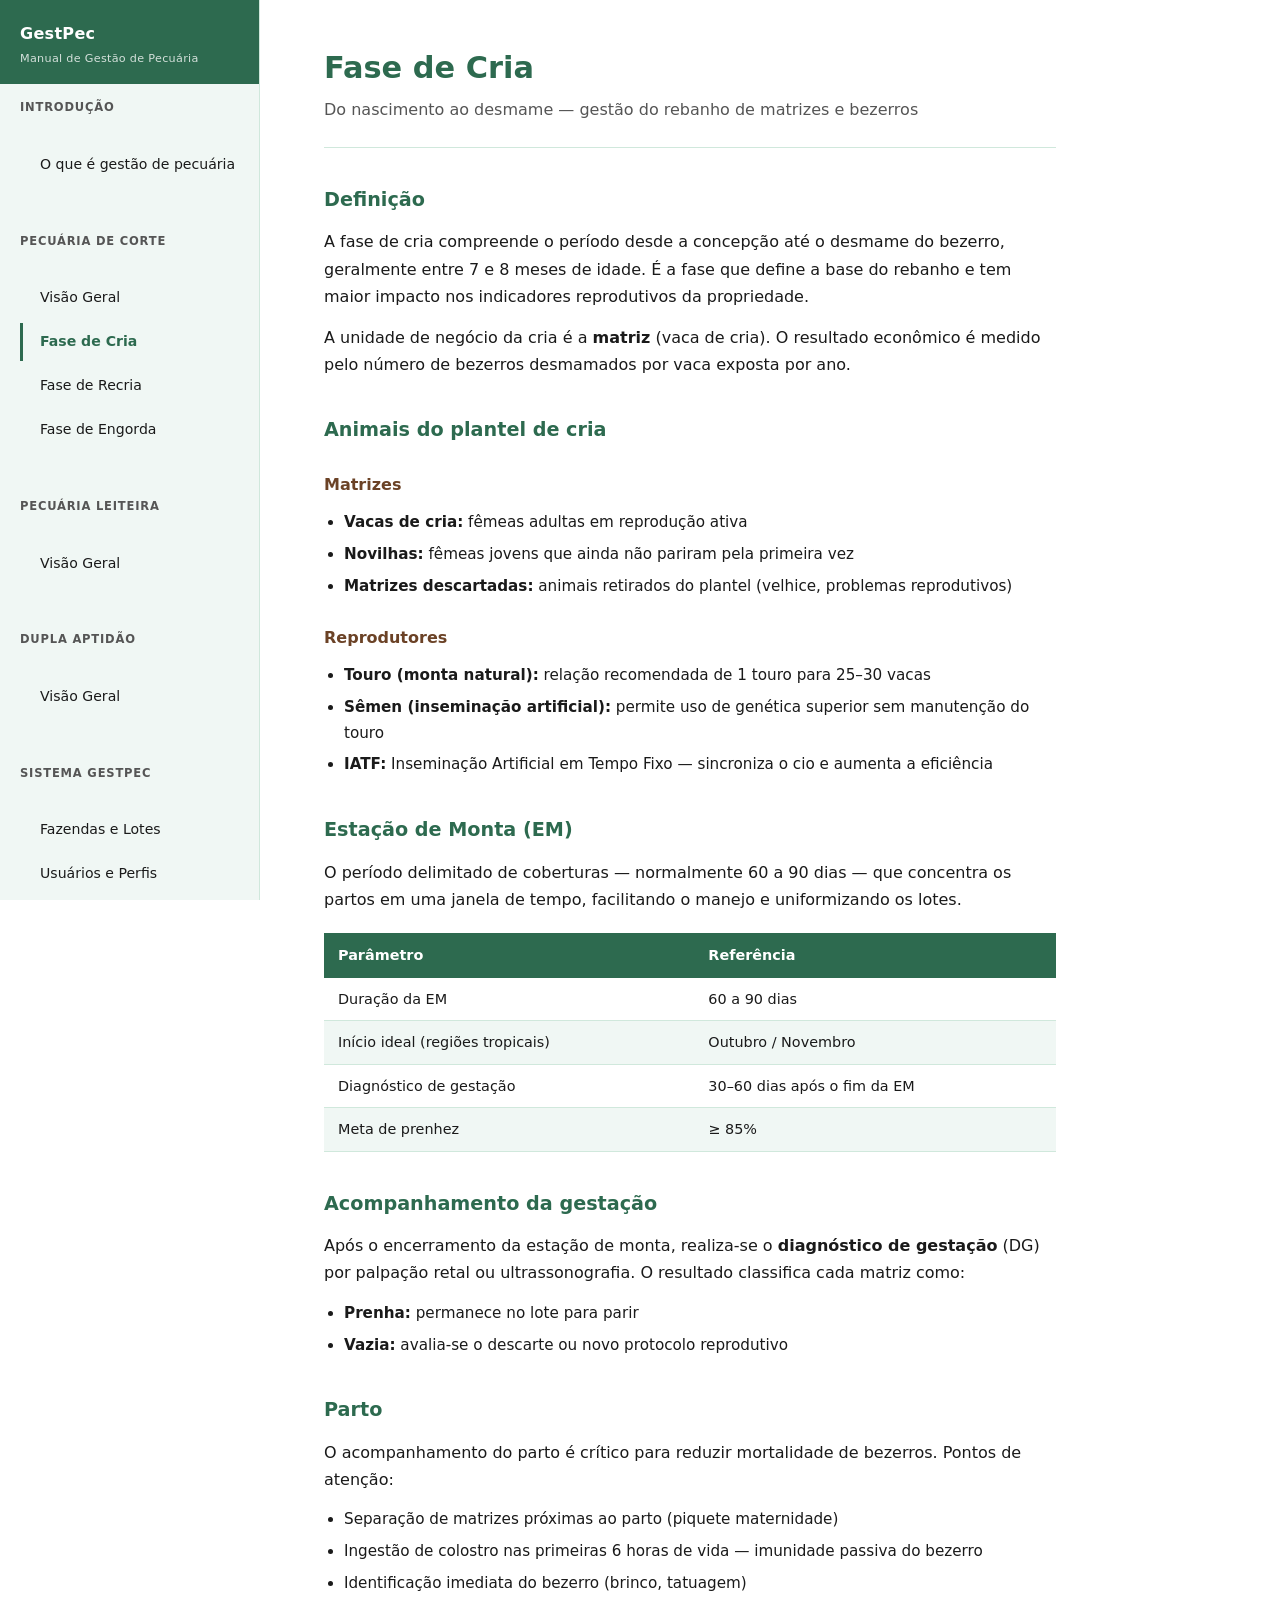
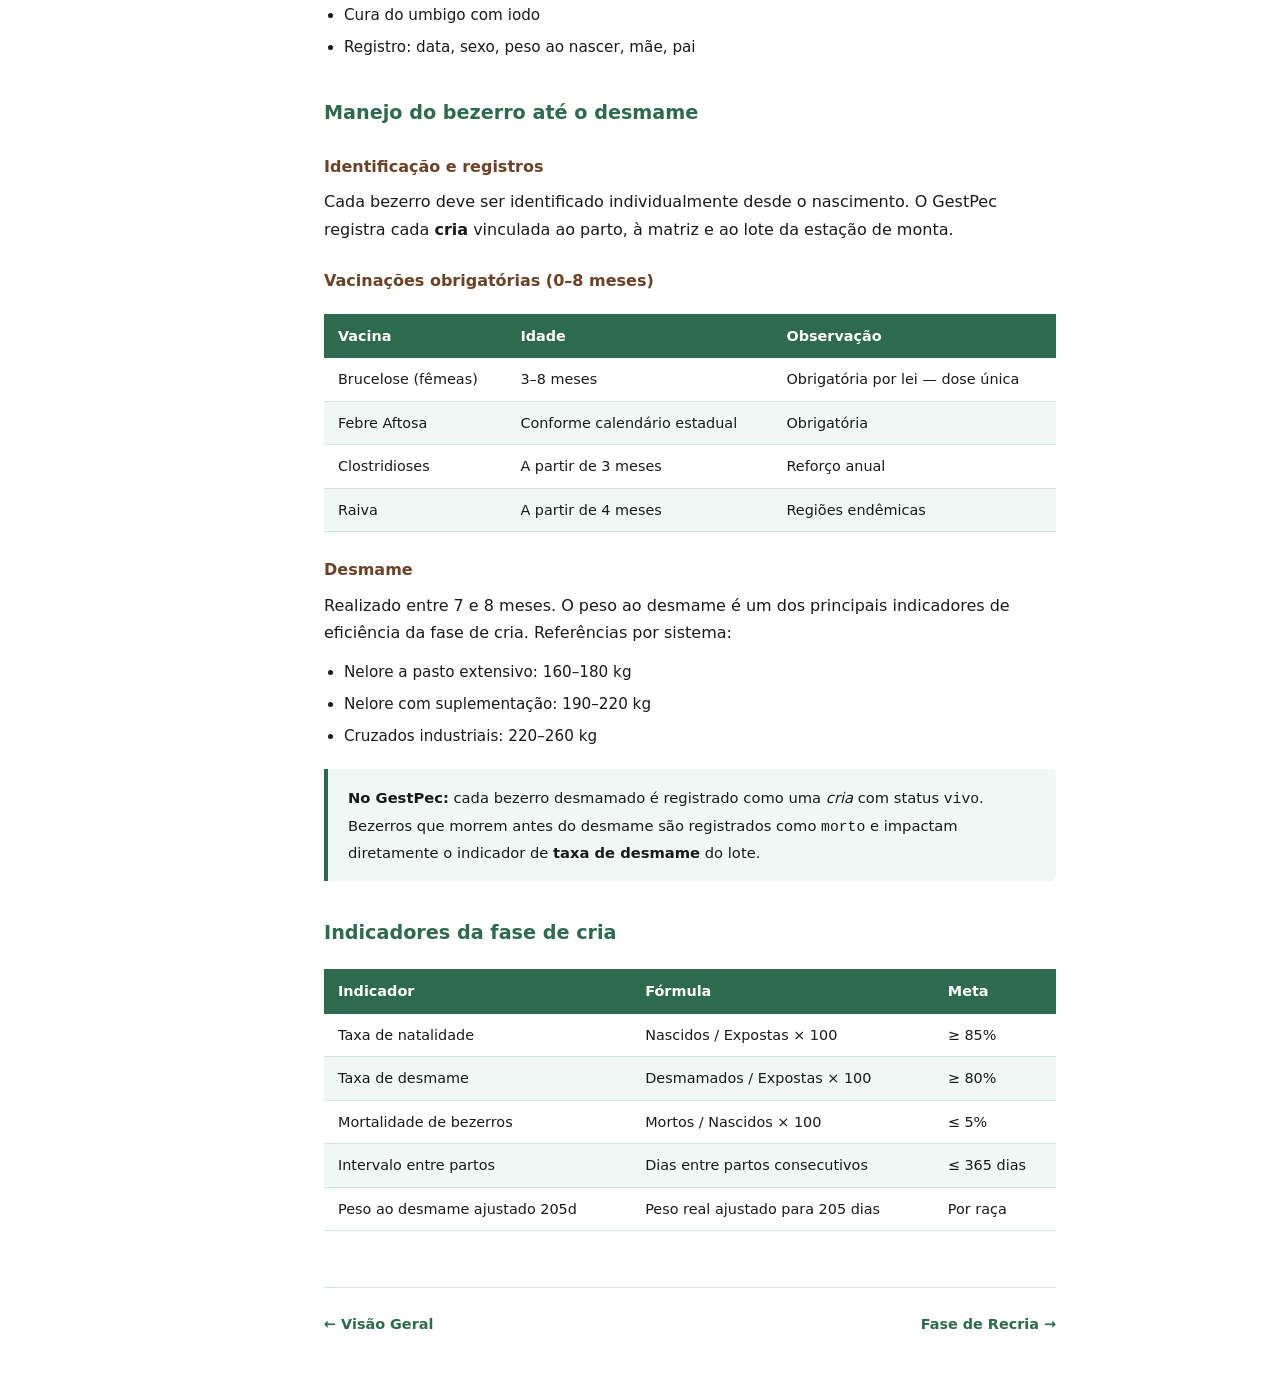
<file: manual/corte/cria.html>
<!DOCTYPE html>
<html lang="pt-BR">
<head>
  <meta charset="UTF-8">
  <meta name="viewport" content="width=device-width, initial-scale=1.0">
  <title>Fase de Cria — GestPec</title>
  <link rel="stylesheet" href="../../assets/style.css">
</head>
<body>
<div class="layout">

  <aside class="sidebar">
    <a href="../../index.html" class="sidebar-logo">
      GestPec
      <span>Manual de Gestão de Pecuária</span>
    </a>
    <nav>
      <div class="nav-grupo">Introdução</div>
      <ul>
        <li><a href="../introducao.html">O que é gestão de pecuária</a></li>
      </ul>

      <div class="nav-grupo">Pecuária de Corte</div>
      <ul>
        <li><a href="index.html">Visão Geral</a></li>
        <li><a href="cria.html">Fase de Cria</a></li>
        <li><a href="recria.html">Fase de Recria</a></li>
        <li><a href="engorda.html">Fase de Engorda</a></li>
      </ul>

      <div class="nav-grupo">Pecuária Leiteira</div>
      <ul>
        <li><a href="../leite/index.html">Visão Geral</a></li>
      </ul>

      <div class="nav-grupo">Dupla Aptidão</div>
      <ul>
        <li><a href="../dupla-aptidao/index.html">Visão Geral</a></li>
      </ul>

      <div class="nav-grupo">Sistema GestPec</div>
      <ul>
        <li><a href="../sistema/fazendas.html">Fazendas e Lotes</a></li>
        <li><a href="../sistema/usuarios.html">Usuários e Perfis</a></li>
        <li><a href="../sistema/reproducao.html">Reprodução</a></li>
        <li><a href="../sistema/financeiro.html">Financeiro</a></li>
      </ul>
    </nav>
  </aside>

  <main class="conteudo">
    <h1>Fase de Cria</h1>
    <p class="subtitulo">Do nascimento ao desmame — gestão do rebanho de matrizes e bezerros</p>

    <h2>Definição</h2>
    <p>
      A fase de cria compreende o período desde a concepção até o desmame do bezerro,
      geralmente entre 7 e 8 meses de idade. É a fase que define a base do rebanho e
      tem maior impacto nos indicadores reprodutivos da propriedade.
    </p>
    <p>
      A unidade de negócio da cria é a <strong>matriz</strong> (vaca de cria). O resultado
      econômico é medido pelo número de bezerros desmamados por vaca exposta por ano.
    </p>

    <h2>Animais do plantel de cria</h2>

    <h3>Matrizes</h3>
    <ul>
      <li><strong>Vacas de cria:</strong> fêmeas adultas em reprodução ativa</li>
      <li><strong>Novilhas:</strong> fêmeas jovens que ainda não pariram pela primeira vez</li>
      <li><strong>Matrizes descartadas:</strong> animais retirados do plantel (velhice, problemas reprodutivos)</li>
    </ul>

    <h3>Reprodutores</h3>
    <ul>
      <li><strong>Touro (monta natural):</strong> relação recomendada de 1 touro para 25–30 vacas</li>
      <li><strong>Sêmen (inseminação artificial):</strong> permite uso de genética superior sem manutenção do touro</li>
      <li><strong>IATF:</strong> Inseminação Artificial em Tempo Fixo — sincroniza o cio e aumenta a eficiência</li>
    </ul>

    <h2>Estação de Monta (EM)</h2>
    <p>
      O período delimitado de coberturas — normalmente 60 a 90 dias — que concentra
      os partos em uma janela de tempo, facilitando o manejo e uniformizando os lotes.
    </p>

    <table>
      <thead>
        <tr><th>Parâmetro</th><th>Referência</th></tr>
      </thead>
      <tbody>
        <tr><td>Duração da EM</td><td>60 a 90 dias</td></tr>
        <tr><td>Início ideal (regiões tropicais)</td><td>Outubro / Novembro</td></tr>
        <tr><td>Diagnóstico de gestação</td><td>30–60 dias após o fim da EM</td></tr>
        <tr><td>Meta de prenhez</td><td>≥ 85%</td></tr>
      </tbody>
    </table>

    <h2>Acompanhamento da gestação</h2>
    <p>
      Após o encerramento da estação de monta, realiza-se o <strong>diagnóstico de gestação</strong>
      (DG) por palpação retal ou ultrassonografia. O resultado classifica cada matriz como:
    </p>
    <ul>
      <li><strong>Prenha:</strong> permanece no lote para parir</li>
      <li><strong>Vazia:</strong> avalia-se o descarte ou novo protocolo reprodutivo</li>
    </ul>

    <h2>Parto</h2>
    <p>
      O acompanhamento do parto é crítico para reduzir mortalidade de bezerros. Pontos de atenção:
    </p>
    <ul>
      <li>Separação de matrizes próximas ao parto (piquete maternidade)</li>
      <li>Ingestão de colostro nas primeiras 6 horas de vida — imunidade passiva do bezerro</li>
      <li>Identificação imediata do bezerro (brinco, tatuagem)</li>
      <li>Cura do umbigo com iodo</li>
      <li>Registro: data, sexo, peso ao nascer, mãe, pai</li>
    </ul>

    <h2>Manejo do bezerro até o desmame</h2>

    <h3>Identificação e registros</h3>
    <p>
      Cada bezerro deve ser identificado individualmente desde o nascimento. O GestPec
      registra cada <strong>cria</strong> vinculada ao parto, à matriz e ao lote da estação de monta.
    </p>

    <h3>Vacinações obrigatórias (0–8 meses)</h3>
    <table>
      <thead>
        <tr><th>Vacina</th><th>Idade</th><th>Observação</th></tr>
      </thead>
      <tbody>
        <tr><td>Brucelose (fêmeas)</td><td>3–8 meses</td><td>Obrigatória por lei — dose única</td></tr>
        <tr><td>Febre Aftosa</td><td>Conforme calendário estadual</td><td>Obrigatória</td></tr>
        <tr><td>Clostridioses</td><td>A partir de 3 meses</td><td>Reforço anual</td></tr>
        <tr><td>Raiva</td><td>A partir de 4 meses</td><td>Regiões endêmicas</td></tr>
      </tbody>
    </table>

    <h3>Desmame</h3>
    <p>
      Realizado entre 7 e 8 meses. O peso ao desmame é um dos principais indicadores
      de eficiência da fase de cria. Referências por sistema:
    </p>
    <ul>
      <li>Nelore a pasto extensivo: 160–180 kg</li>
      <li>Nelore com suplementação: 190–220 kg</li>
      <li>Cruzados industriais: 220–260 kg</li>
    </ul>

    <div class="destaque">
      <p>
        <strong>No GestPec:</strong> cada bezerro desmamado é registrado como uma <em>cria</em>
        com status <code>vivo</code>. Bezerros que morrem antes do desmame são registrados
        como <code>morto</code> e impactam diretamente o indicador de <strong>taxa de desmame</strong> do lote.
      </p>
    </div>

    <h2>Indicadores da fase de cria</h2>
    <table>
      <thead>
        <tr><th>Indicador</th><th>Fórmula</th><th>Meta</th></tr>
      </thead>
      <tbody>
        <tr><td>Taxa de natalidade</td><td>Nascidos / Expostas × 100</td><td>≥ 85%</td></tr>
        <tr><td>Taxa de desmame</td><td>Desmamados / Expostas × 100</td><td>≥ 80%</td></tr>
        <tr><td>Mortalidade de bezerros</td><td>Mortos / Nascidos × 100</td><td>≤ 5%</td></tr>
        <tr><td>Intervalo entre partos</td><td>Dias entre partos consecutivos</td><td>≤ 365 dias</td></tr>
        <tr><td>Peso ao desmame ajustado 205d</td><td>Peso real ajustado para 205 dias</td><td>Por raça</td></tr>
      </tbody>
    </table>

    <div class="nav-paginas">
      <a href="index.html">← Visão Geral</a>
      <a href="recria.html">Fase de Recria →</a>
    </div>
  </main>

</div>
<script src="../../assets/nav.js"></script>
</body>
</html>
</file>
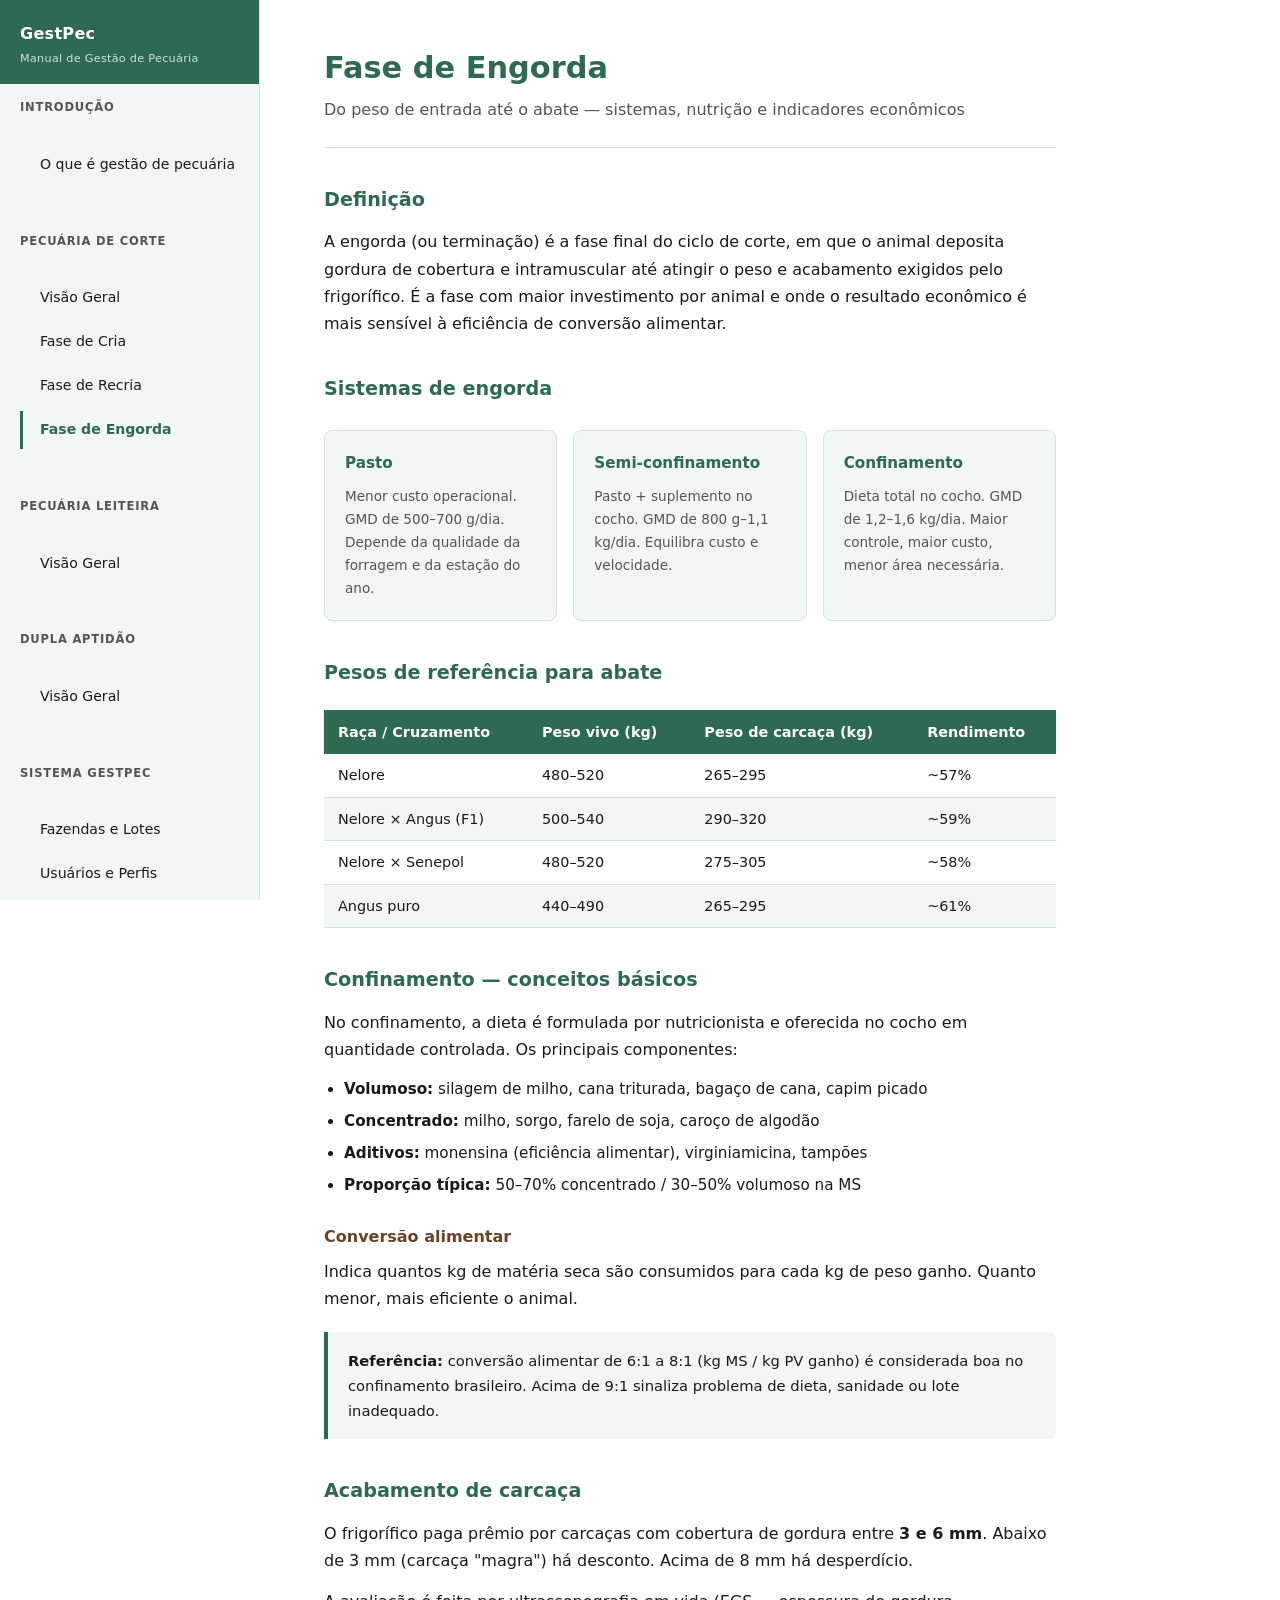
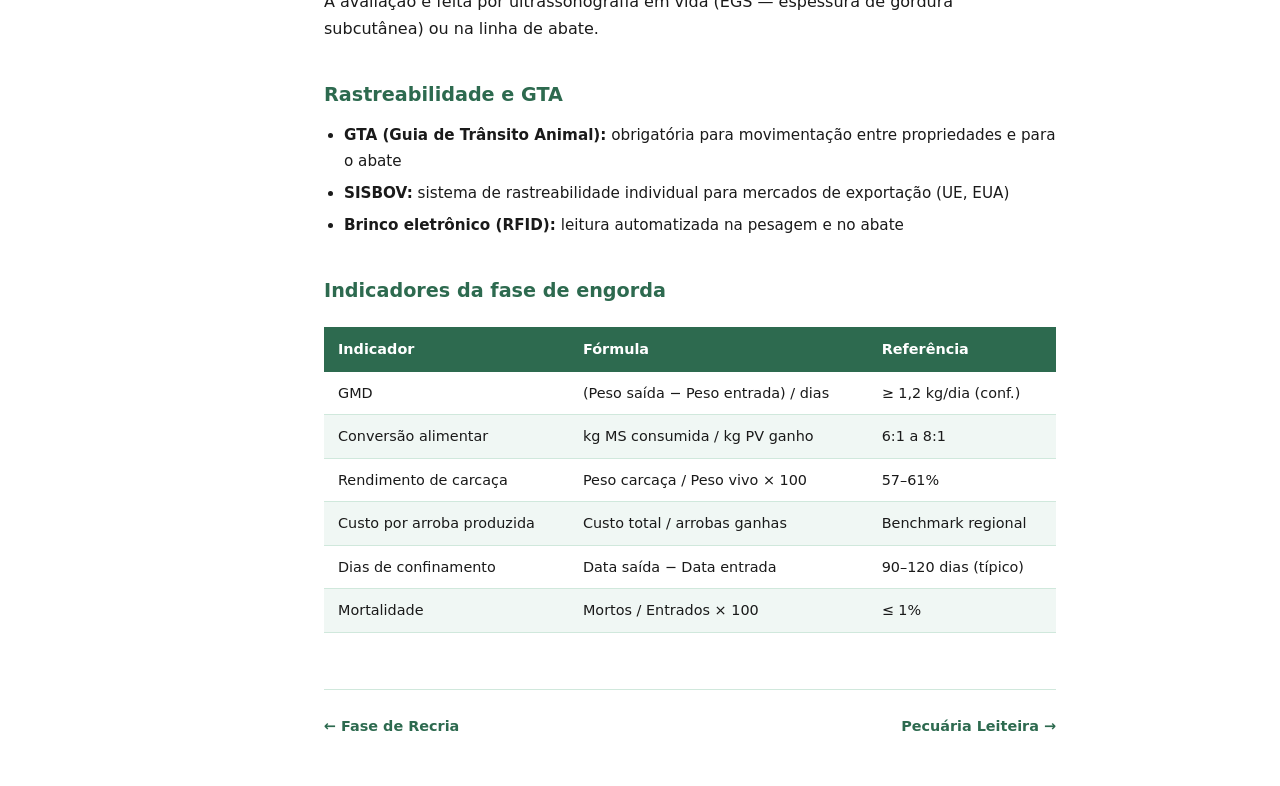
<file: manual/corte/engorda.html>
<!DOCTYPE html>
<html lang="pt-BR">
<head>
  <meta charset="UTF-8">
  <meta name="viewport" content="width=device-width, initial-scale=1.0">
  <title>Fase de Engorda — GestPec</title>
  <link rel="stylesheet" href="../../assets/style.css">
</head>
<body>
<div class="layout">

  <aside class="sidebar">
    <a href="../../index.html" class="sidebar-logo">
      GestPec
      <span>Manual de Gestão de Pecuária</span>
    </a>
    <nav>
      <div class="nav-grupo">Introdução</div>
      <ul>
        <li><a href="../introducao.html">O que é gestão de pecuária</a></li>
      </ul>

      <div class="nav-grupo">Pecuária de Corte</div>
      <ul>
        <li><a href="index.html">Visão Geral</a></li>
        <li><a href="cria.html">Fase de Cria</a></li>
        <li><a href="recria.html">Fase de Recria</a></li>
        <li><a href="engorda.html">Fase de Engorda</a></li>
      </ul>

      <div class="nav-grupo">Pecuária Leiteira</div>
      <ul>
        <li><a href="../leite/index.html">Visão Geral</a></li>
      </ul>

      <div class="nav-grupo">Dupla Aptidão</div>
      <ul>
        <li><a href="../dupla-aptidao/index.html">Visão Geral</a></li>
      </ul>

      <div class="nav-grupo">Sistema GestPec</div>
      <ul>
        <li><a href="../sistema/fazendas.html">Fazendas e Lotes</a></li>
        <li><a href="../sistema/usuarios.html">Usuários e Perfis</a></li>
        <li><a href="../sistema/reproducao.html">Reprodução</a></li>
        <li><a href="../sistema/financeiro.html">Financeiro</a></li>
      </ul>
    </nav>
  </aside>

  <main class="conteudo">
    <h1>Fase de Engorda</h1>
    <p class="subtitulo">Do peso de entrada até o abate — sistemas, nutrição e indicadores econômicos</p>

    <h2>Definição</h2>
    <p>
      A engorda (ou terminação) é a fase final do ciclo de corte, em que o animal deposita
      gordura de cobertura e intramuscular até atingir o peso e acabamento exigidos pelo frigorífico.
      É a fase com maior investimento por animal e onde o resultado econômico é mais sensível
      à eficiência de conversão alimentar.
    </p>

    <h2>Sistemas de engorda</h2>
    <div class="cards">
      <div class="card">
        <h4>Pasto</h4>
        <p>Menor custo operacional. GMD de 500–700 g/dia. Depende da qualidade da forragem e da estação do ano.</p>
      </div>
      <div class="card">
        <h4>Semi-confinamento</h4>
        <p>Pasto + suplemento no cocho. GMD de 800 g–1,1 kg/dia. Equilibra custo e velocidade.</p>
      </div>
      <div class="card">
        <h4>Confinamento</h4>
        <p>Dieta total no cocho. GMD de 1,2–1,6 kg/dia. Maior controle, maior custo, menor área necessária.</p>
      </div>
    </div>

    <h2>Pesos de referência para abate</h2>
    <table>
      <thead>
        <tr><th>Raça / Cruzamento</th><th>Peso vivo (kg)</th><th>Peso de carcaça (kg)</th><th>Rendimento</th></tr>
      </thead>
      <tbody>
        <tr><td>Nelore</td><td>480–520</td><td>265–295</td><td>~57%</td></tr>
        <tr><td>Nelore × Angus (F1)</td><td>500–540</td><td>290–320</td><td>~59%</td></tr>
        <tr><td>Nelore × Senepol</td><td>480–520</td><td>275–305</td><td>~58%</td></tr>
        <tr><td>Angus puro</td><td>440–490</td><td>265–295</td><td>~61%</td></tr>
      </tbody>
    </table>

    <h2>Confinamento — conceitos básicos</h2>
    <p>
      No confinamento, a dieta é formulada por nutricionista e oferecida no cocho em
      quantidade controlada. Os principais componentes:
    </p>
    <ul>
      <li><strong>Volumoso:</strong> silagem de milho, cana triturada, bagaço de cana, capim picado</li>
      <li><strong>Concentrado:</strong> milho, sorgo, farelo de soja, caroço de algodão</li>
      <li><strong>Aditivos:</strong> monensina (eficiência alimentar), virginiamicina, tampões</li>
      <li><strong>Proporção típica:</strong> 50–70% concentrado / 30–50% volumoso na MS</li>
    </ul>

    <h3>Conversão alimentar</h3>
    <p>
      Indica quantos kg de matéria seca são consumidos para cada kg de peso ganho.
      Quanto menor, mais eficiente o animal.
    </p>

    <div class="destaque">
      <p>
        <strong>Referência:</strong> conversão alimentar de 6:1 a 8:1 (kg MS / kg PV ganho)
        é considerada boa no confinamento brasileiro. Acima de 9:1 sinaliza problema
        de dieta, sanidade ou lote inadequado.
      </p>
    </div>

    <h2>Acabamento de carcaça</h2>
    <p>
      O frigorífico paga prêmio por carcaças com cobertura de gordura entre <strong>3 e 6 mm</strong>.
      Abaixo de 3 mm (carcaça "magra") há desconto. Acima de 8 mm há desperdício.
    </p>
    <p>
      A avaliação é feita por ultrassonografia em vida (EGS — espessura de gordura subcutânea)
      ou na linha de abate.
    </p>

    <h2>Rastreabilidade e GTA</h2>
    <ul>
      <li><strong>GTA (Guia de Trânsito Animal):</strong> obrigatória para movimentação entre propriedades e para o abate</li>
      <li><strong>SISBOV:</strong> sistema de rastreabilidade individual para mercados de exportação (UE, EUA)</li>
      <li><strong>Brinco eletrônico (RFID):</strong> leitura automatizada na pesagem e no abate</li>
    </ul>

    <h2>Indicadores da fase de engorda</h2>
    <table>
      <thead>
        <tr><th>Indicador</th><th>Fórmula</th><th>Referência</th></tr>
      </thead>
      <tbody>
        <tr><td>GMD</td><td>(Peso saída − Peso entrada) / dias</td><td>≥ 1,2 kg/dia (conf.)</td></tr>
        <tr><td>Conversão alimentar</td><td>kg MS consumida / kg PV ganho</td><td>6:1 a 8:1</td></tr>
        <tr><td>Rendimento de carcaça</td><td>Peso carcaça / Peso vivo × 100</td><td>57–61%</td></tr>
        <tr><td>Custo por arroba produzida</td><td>Custo total / arrobas ganhas</td><td>Benchmark regional</td></tr>
        <tr><td>Dias de confinamento</td><td>Data saída − Data entrada</td><td>90–120 dias (típico)</td></tr>
        <tr><td>Mortalidade</td><td>Mortos / Entrados × 100</td><td>≤ 1%</td></tr>
      </tbody>
    </table>

    <div class="nav-paginas">
      <a href="recria.html">← Fase de Recria</a>
      <a href="../leite/index.html">Pecuária Leiteira →</a>
    </div>
  </main>

</div>
<script src="../../assets/nav.js"></script>
</body>
</html>
</file>
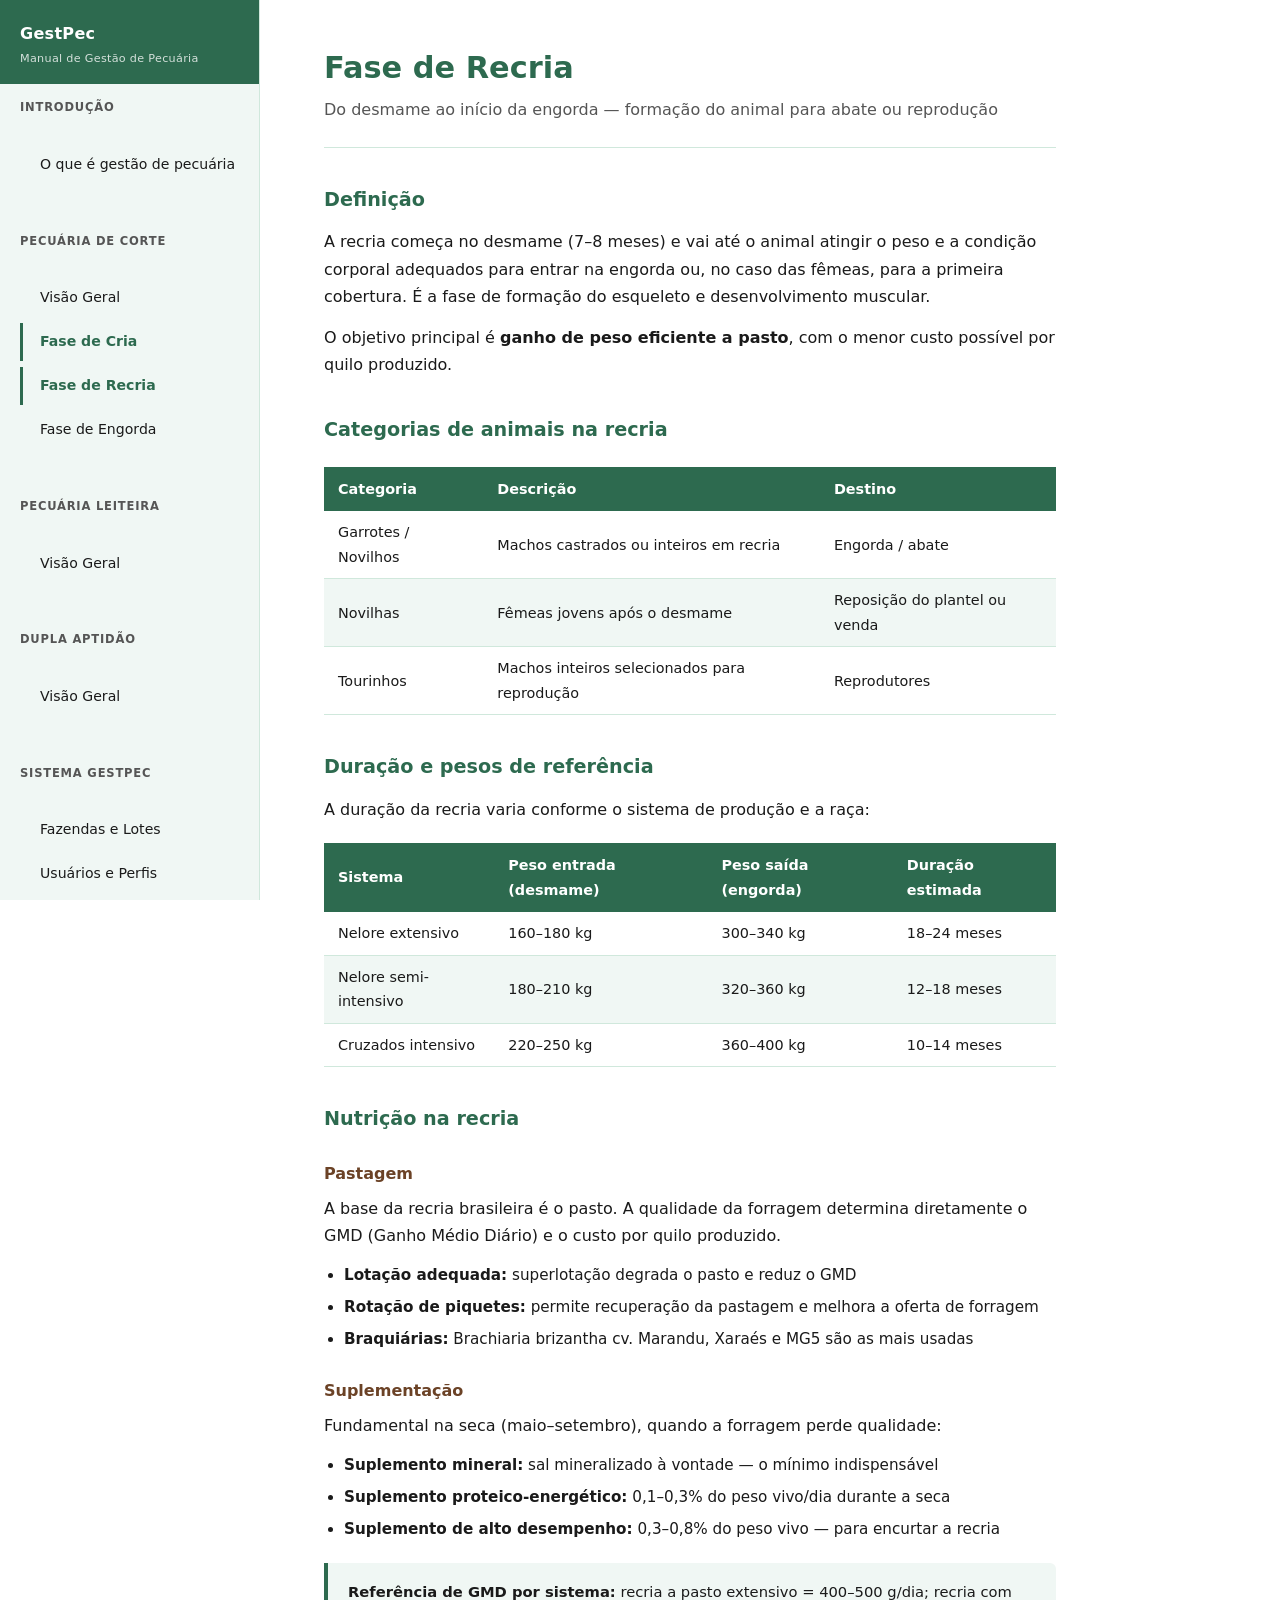
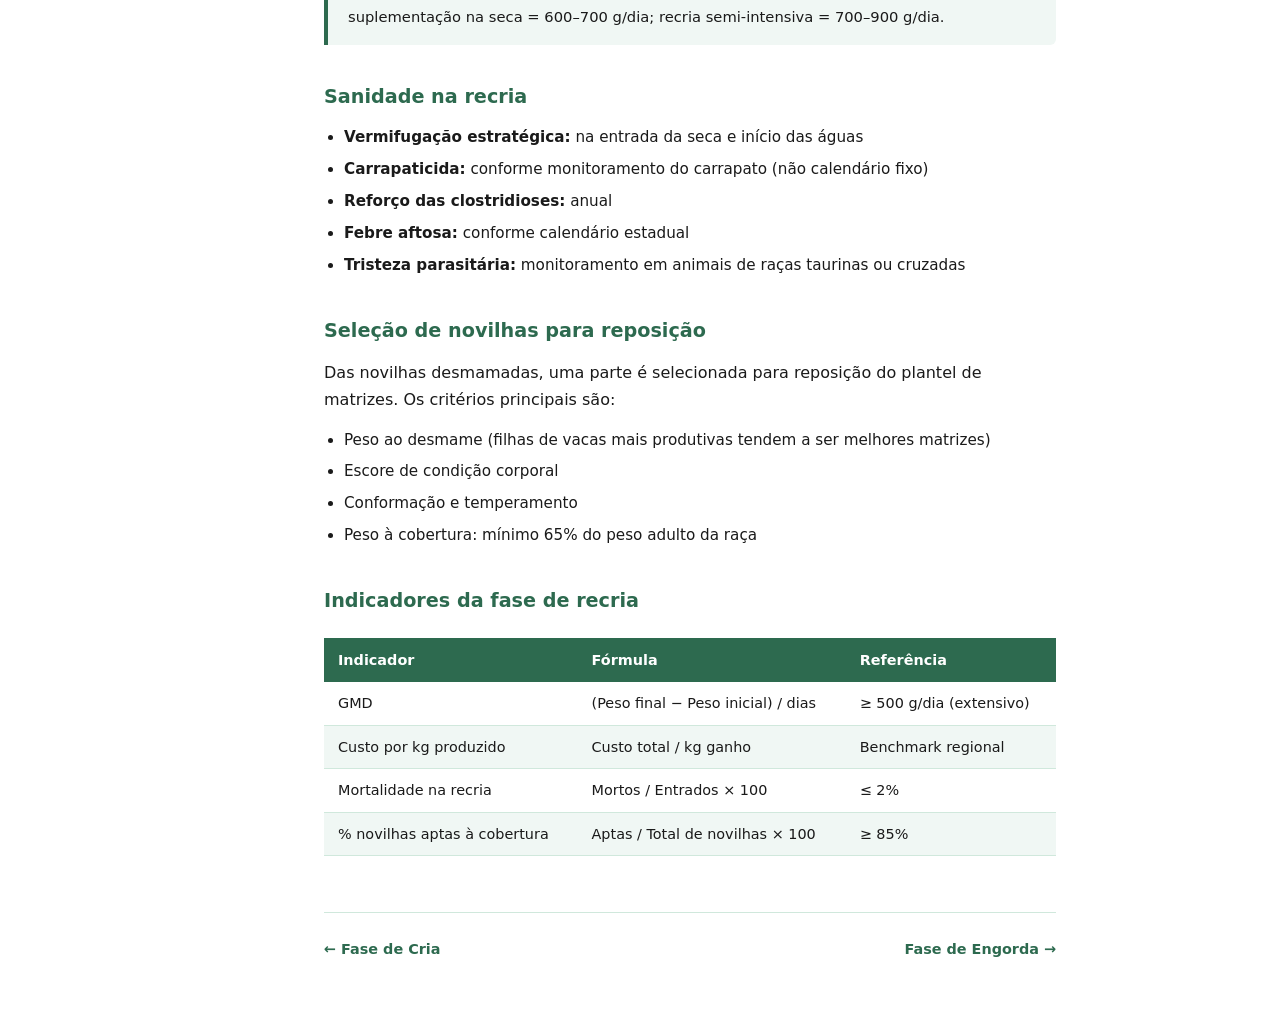
<file: manual/corte/recria.html>
<!DOCTYPE html>
<html lang="pt-BR">
<head>
  <meta charset="UTF-8">
  <meta name="viewport" content="width=device-width, initial-scale=1.0">
  <title>Fase de Recria — GestPec</title>
  <link rel="stylesheet" href="../../assets/style.css">
</head>
<body>
<div class="layout">

  <aside class="sidebar">
    <a href="../../index.html" class="sidebar-logo">
      GestPec
      <span>Manual de Gestão de Pecuária</span>
    </a>
    <nav>
      <div class="nav-grupo">Introdução</div>
      <ul>
        <li><a href="../introducao.html">O que é gestão de pecuária</a></li>
      </ul>

      <div class="nav-grupo">Pecuária de Corte</div>
      <ul>
        <li><a href="index.html">Visão Geral</a></li>
        <li><a href="cria.html">Fase de Cria</a></li>
        <li><a href="recria.html">Fase de Recria</a></li>
        <li><a href="engorda.html">Fase de Engorda</a></li>
      </ul>

      <div class="nav-grupo">Pecuária Leiteira</div>
      <ul>
        <li><a href="../leite/index.html">Visão Geral</a></li>
      </ul>

      <div class="nav-grupo">Dupla Aptidão</div>
      <ul>
        <li><a href="../dupla-aptidao/index.html">Visão Geral</a></li>
      </ul>

      <div class="nav-grupo">Sistema GestPec</div>
      <ul>
        <li><a href="../sistema/fazendas.html">Fazendas e Lotes</a></li>
        <li><a href="../sistema/usuarios.html">Usuários e Perfis</a></li>
        <li><a href="../sistema/reproducao.html">Reprodução</a></li>
        <li><a href="../sistema/financeiro.html">Financeiro</a></li>
      </ul>
    </nav>
  </aside>

  <main class="conteudo">
    <h1>Fase de Recria</h1>
    <p class="subtitulo">Do desmame ao início da engorda — formação do animal para abate ou reprodução</p>

    <h2>Definição</h2>
    <p>
      A recria começa no desmame (7–8 meses) e vai até o animal atingir o peso e a
      condição corporal adequados para entrar na engorda ou, no caso das fêmeas,
      para a primeira cobertura. É a fase de formação do esqueleto e desenvolvimento muscular.
    </p>
    <p>
      O objetivo principal é <strong>ganho de peso eficiente a pasto</strong>, com o menor
      custo possível por quilo produzido.
    </p>

    <h2>Categorias de animais na recria</h2>
    <table>
      <thead>
        <tr><th>Categoria</th><th>Descrição</th><th>Destino</th></tr>
      </thead>
      <tbody>
        <tr><td>Garrotes / Novilhos</td><td>Machos castrados ou inteiros em recria</td><td>Engorda / abate</td></tr>
        <tr><td>Novilhas</td><td>Fêmeas jovens após o desmame</td><td>Reposição do plantel ou venda</td></tr>
        <tr><td>Tourinhos</td><td>Machos inteiros selecionados para reprodução</td><td>Reprodutores</td></tr>
      </tbody>
    </table>

    <h2>Duração e pesos de referência</h2>
    <p>
      A duração da recria varia conforme o sistema de produção e a raça:
    </p>
    <table>
      <thead>
        <tr><th>Sistema</th><th>Peso entrada (desmame)</th><th>Peso saída (engorda)</th><th>Duração estimada</th></tr>
      </thead>
      <tbody>
        <tr><td>Nelore extensivo</td><td>160–180 kg</td><td>300–340 kg</td><td>18–24 meses</td></tr>
        <tr><td>Nelore semi-intensivo</td><td>180–210 kg</td><td>320–360 kg</td><td>12–18 meses</td></tr>
        <tr><td>Cruzados intensivo</td><td>220–250 kg</td><td>360–400 kg</td><td>10–14 meses</td></tr>
      </tbody>
    </table>

    <h2>Nutrição na recria</h2>

    <h3>Pastagem</h3>
    <p>
      A base da recria brasileira é o pasto. A qualidade da forragem determina diretamente
      o GMD (Ganho Médio Diário) e o custo por quilo produzido.
    </p>
    <ul>
      <li><strong>Lotação adequada:</strong> superlotação degrada o pasto e reduz o GMD</li>
      <li><strong>Rotação de piquetes:</strong> permite recuperação da pastagem e melhora a oferta de forragem</li>
      <li><strong>Braquiárias:</strong> Brachiaria brizantha cv. Marandu, Xaraés e MG5 são as mais usadas</li>
    </ul>

    <h3>Suplementação</h3>
    <p>Fundamental na seca (maio–setembro), quando a forragem perde qualidade:</p>
    <ul>
      <li><strong>Suplemento mineral:</strong> sal mineralizado à vontade — o mínimo indispensável</li>
      <li><strong>Suplemento proteico-energético:</strong> 0,1–0,3% do peso vivo/dia durante a seca</li>
      <li><strong>Suplemento de alto desempenho:</strong> 0,3–0,8% do peso vivo — para encurtar a recria</li>
    </ul>

    <div class="destaque">
      <p>
        <strong>Referência de GMD por sistema:</strong> recria a pasto extensivo = 400–500 g/dia;
        recria com suplementação na seca = 600–700 g/dia; recria semi-intensiva = 700–900 g/dia.
      </p>
    </div>

    <h2>Sanidade na recria</h2>
    <ul>
      <li><strong>Vermifugação estratégica:</strong> na entrada da seca e início das águas</li>
      <li><strong>Carrapaticida:</strong> conforme monitoramento do carrapato (não calendário fixo)</li>
      <li><strong>Reforço das clostridioses:</strong> anual</li>
      <li><strong>Febre aftosa:</strong> conforme calendário estadual</li>
      <li><strong>Tristeza parasitária:</strong> monitoramento em animais de raças taurinas ou cruzadas</li>
    </ul>

    <h2>Seleção de novilhas para reposição</h2>
    <p>
      Das novilhas desmamadas, uma parte é selecionada para reposição do plantel de matrizes.
      Os critérios principais são:
    </p>
    <ul>
      <li>Peso ao desmame (filhas de vacas mais produtivas tendem a ser melhores matrizes)</li>
      <li>Escore de condição corporal</li>
      <li>Conformação e temperamento</li>
      <li>Peso à cobertura: mínimo 65% do peso adulto da raça</li>
    </ul>

    <h2>Indicadores da fase de recria</h2>
    <table>
      <thead>
        <tr><th>Indicador</th><th>Fórmula</th><th>Referência</th></tr>
      </thead>
      <tbody>
        <tr><td>GMD</td><td>(Peso final − Peso inicial) / dias</td><td>≥ 500 g/dia (extensivo)</td></tr>
        <tr><td>Custo por kg produzido</td><td>Custo total / kg ganho</td><td>Benchmark regional</td></tr>
        <tr><td>Mortalidade na recria</td><td>Mortos / Entrados × 100</td><td>≤ 2%</td></tr>
        <tr><td>% novilhas aptas à cobertura</td><td>Aptas / Total de novilhas × 100</td><td>≥ 85%</td></tr>
      </tbody>
    </table>

    <div class="nav-paginas">
      <a href="cria.html">← Fase de Cria</a>
      <a href="engorda.html">Fase de Engorda →</a>
    </div>
  </main>

</div>
<script src="../../assets/nav.js"></script>
</body>
</html>
</file>
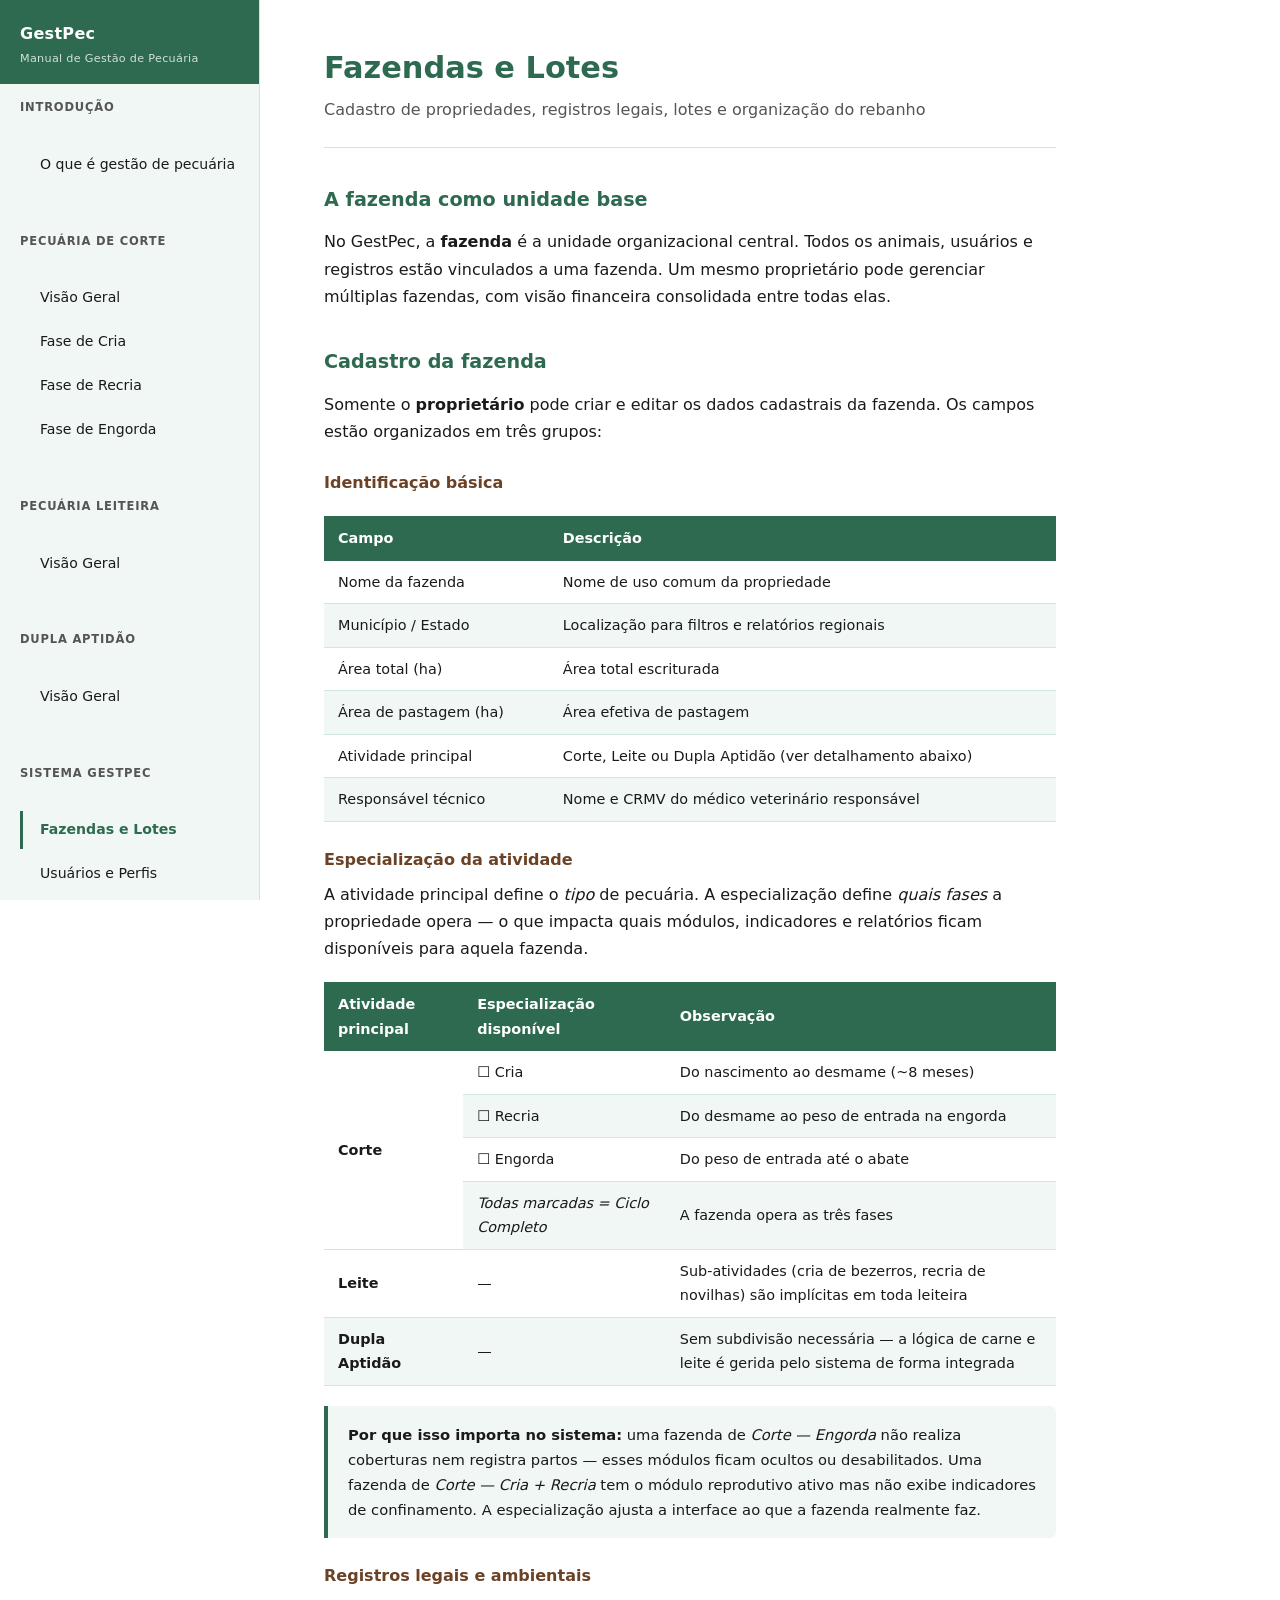
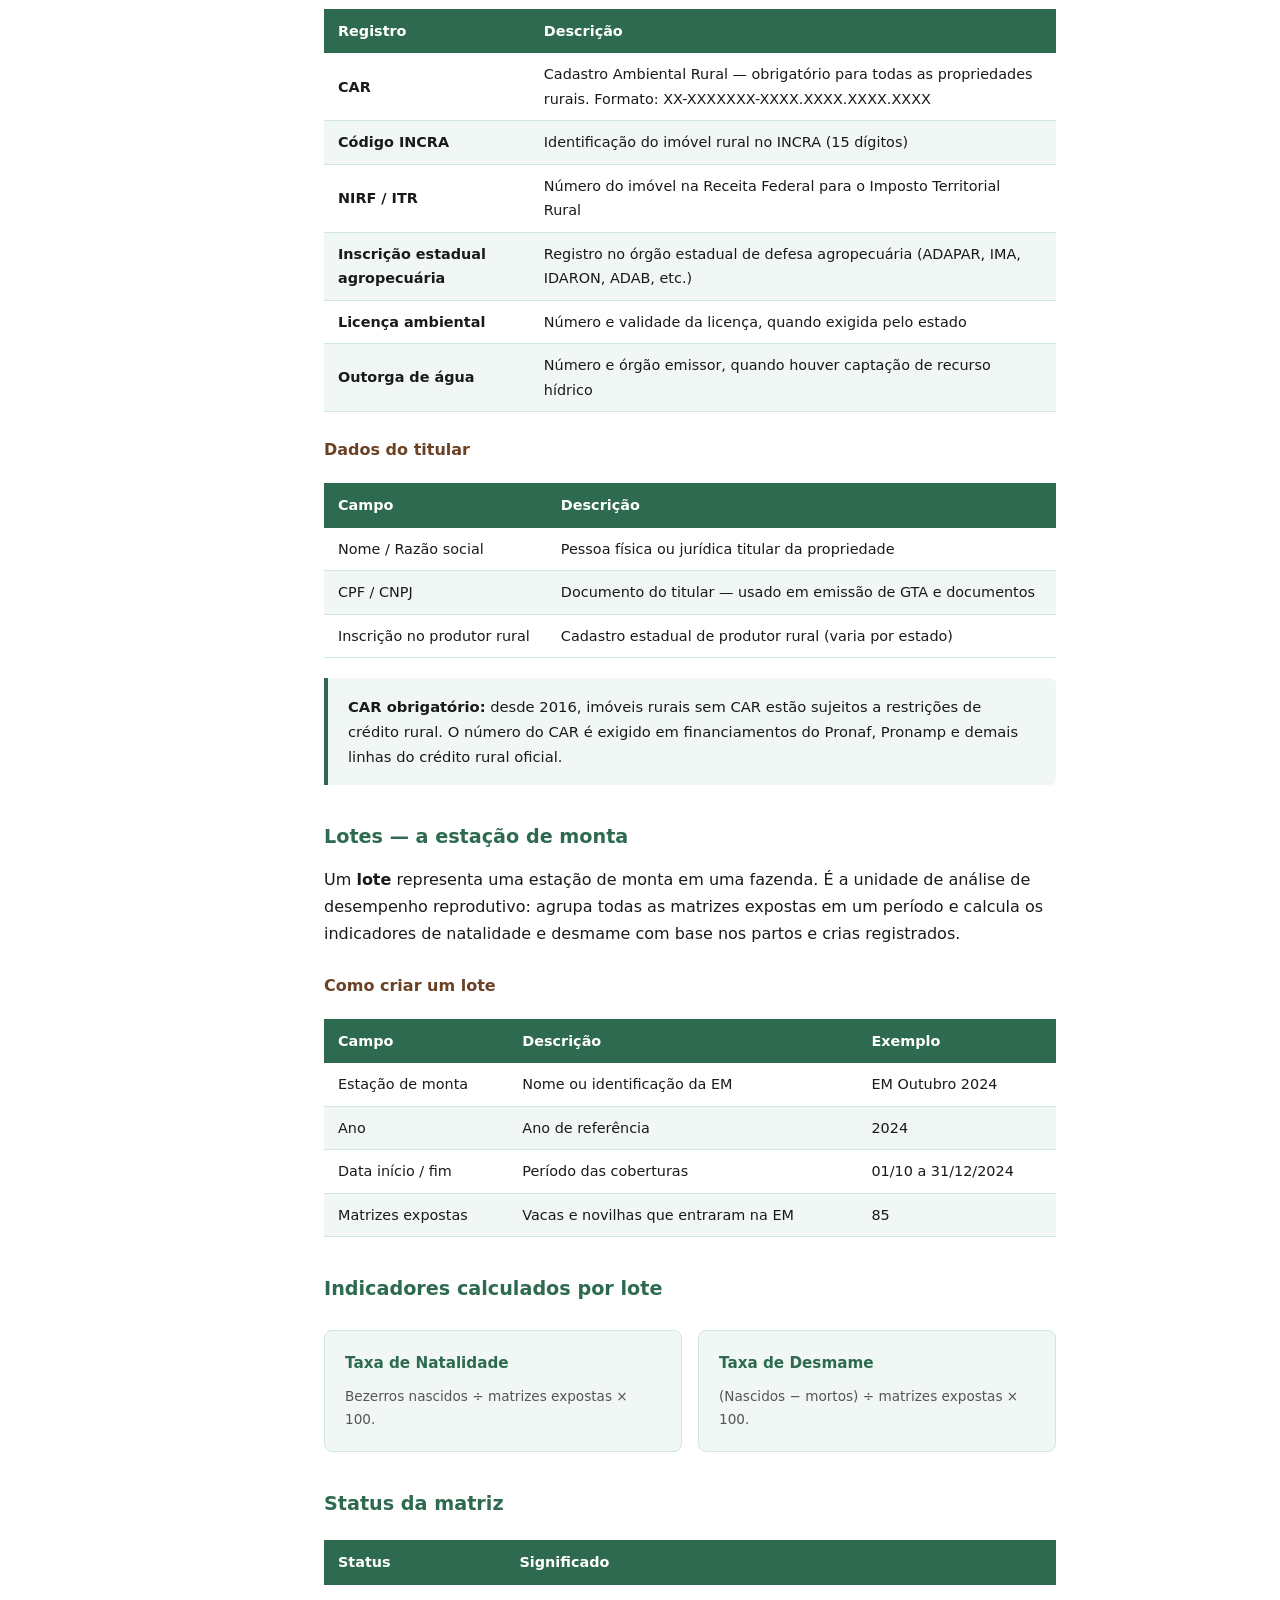
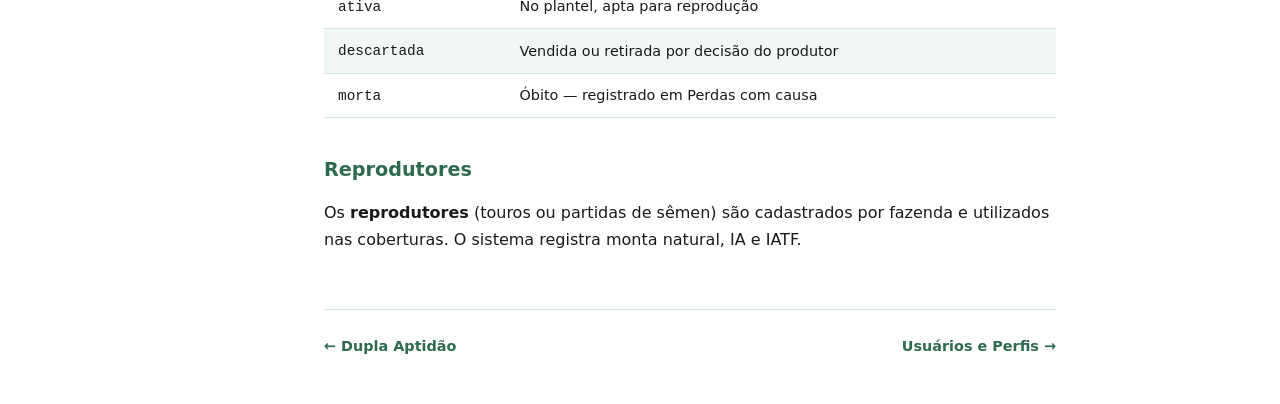
<file: manual/sistema/fazendas.html>
<!DOCTYPE html>
<html lang="pt-BR">
<head>
  <meta charset="UTF-8">
  <meta name="viewport" content="width=device-width, initial-scale=1.0">
  <title>Fazendas e Lotes — GestPec</title>
  <link rel="stylesheet" href="../../assets/style.css">
</head>
<body>
<div class="layout">

  <aside class="sidebar">
    <a href="../../index.html" class="sidebar-logo">
      GestPec
      <span>Manual de Gestão de Pecuária</span>
    </a>
    <nav>
      <div class="nav-grupo">Introdução</div>
      <ul>
        <li><a href="../introducao.html">O que é gestão de pecuária</a></li>
      </ul>

      <div class="nav-grupo">Pecuária de Corte</div>
      <ul>
        <li><a href="../corte/index.html">Visão Geral</a></li>
        <li><a href="../corte/cria.html">Fase de Cria</a></li>
        <li><a href="../corte/recria.html">Fase de Recria</a></li>
        <li><a href="../corte/engorda.html">Fase de Engorda</a></li>
      </ul>

      <div class="nav-grupo">Pecuária Leiteira</div>
      <ul>
        <li><a href="../leite/index.html">Visão Geral</a></li>
      </ul>

      <div class="nav-grupo">Dupla Aptidão</div>
      <ul>
        <li><a href="../dupla-aptidao/index.html">Visão Geral</a></li>
      </ul>

      <div class="nav-grupo">Sistema GestPec</div>
      <ul>
        <li><a href="fazendas.html">Fazendas e Lotes</a></li>
        <li><a href="usuarios.html">Usuários e Perfis</a></li>
        <li><a href="matrizes.html">Matrizes</a></li>
        <li><a href="reprodutores.html">Reprodutores</a></li>
        <li><a href="reproducao.html">Reprodução</a></li>
        <li><a href="sanidade.html">Sanidade</a></li>
        <li><a href="financeiro.html">Financeiro e Pessoal</a></li>
      </ul>
    </nav>
  </aside>

  <main class="conteudo">
    <h1>Fazendas e Lotes</h1>
    <p class="subtitulo">Cadastro de propriedades, registros legais, lotes e organização do rebanho</p>

    <h2>A fazenda como unidade base</h2>
    <p>
      No GestPec, a <strong>fazenda</strong> é a unidade organizacional central.
      Todos os animais, usuários e registros estão vinculados a uma fazenda.
      Um mesmo proprietário pode gerenciar múltiplas fazendas, com visão financeira
      consolidada entre todas elas.
    </p>

    <h2>Cadastro da fazenda</h2>
    <p>
      Somente o <strong>proprietário</strong> pode criar e editar os dados cadastrais
      da fazenda. Os campos estão organizados em três grupos:
    </p>

    <h3>Identificação básica</h3>
    <table>
      <thead>
        <tr><th>Campo</th><th>Descrição</th></tr>
      </thead>
      <tbody>
        <tr><td>Nome da fazenda</td><td>Nome de uso comum da propriedade</td></tr>
        <tr><td>Município / Estado</td><td>Localização para filtros e relatórios regionais</td></tr>
        <tr><td>Área total (ha)</td><td>Área total escriturada</td></tr>
        <tr><td>Área de pastagem (ha)</td><td>Área efetiva de pastagem</td></tr>
        <tr><td>Atividade principal</td><td>Corte, Leite ou Dupla Aptidão (ver detalhamento abaixo)</td></tr>
        <tr><td>Responsável técnico</td><td>Nome e CRMV do médico veterinário responsável</td></tr>
      </tbody>
    </table>

    <h3>Especialização da atividade</h3>
    <p>
      A atividade principal define o <em>tipo</em> de pecuária. A especialização define
      <em>quais fases</em> a propriedade opera — o que impacta quais módulos, indicadores
      e relatórios ficam disponíveis para aquela fazenda.
    </p>

    <table>
      <thead>
        <tr><th>Atividade principal</th><th>Especialização disponível</th><th>Observação</th></tr>
      </thead>
      <tbody>
        <tr>
          <td rowspan="4"><strong>Corte</strong></td>
          <td>☐ Cria</td>
          <td>Do nascimento ao desmame (~8 meses)</td>
        </tr>
        <tr>
          <td>☐ Recria</td>
          <td>Do desmame ao peso de entrada na engorda</td>
        </tr>
        <tr>
          <td>☐ Engorda</td>
          <td>Do peso de entrada até o abate</td>
        </tr>
        <tr>
          <td><em>Todas marcadas = Ciclo Completo</em></td>
          <td>A fazenda opera as três fases</td>
        </tr>
        <tr>
          <td><strong>Leite</strong></td>
          <td>—</td>
          <td>Sub-atividades (cria de bezerros, recria de novilhas) são implícitas em toda leiteira</td>
        </tr>
        <tr>
          <td><strong>Dupla Aptidão</strong></td>
          <td>—</td>
          <td>Sem subdivisão necessária — a lógica de carne e leite é gerida pelo sistema de forma integrada</td>
        </tr>
      </tbody>
    </table>

    <div class="destaque">
      <p>
        <strong>Por que isso importa no sistema:</strong> uma fazenda de <em>Corte — Engorda</em>
        não realiza coberturas nem registra partos — esses módulos ficam ocultos ou desabilitados.
        Uma fazenda de <em>Corte — Cria + Recria</em> tem o módulo reprodutivo ativo mas
        não exibe indicadores de confinamento. A especialização ajusta a interface ao que
        a fazenda realmente faz.
      </p>
    </div>

    <h3>Registros legais e ambientais</h3>
    <table>
      <thead>
        <tr><th>Registro</th><th>Descrição</th></tr>
      </thead>
      <tbody>
        <tr><td><strong>CAR</strong></td><td>Cadastro Ambiental Rural — obrigatório para todas as propriedades rurais. Formato: XX-XXXXXXX-XXXX.XXXX.XXXX.XXXX</td></tr>
        <tr><td><strong>Código INCRA</strong></td><td>Identificação do imóvel rural no INCRA (15 dígitos)</td></tr>
        <tr><td><strong>NIRF / ITR</strong></td><td>Número do imóvel na Receita Federal para o Imposto Territorial Rural</td></tr>
        <tr><td><strong>Inscrição estadual agropecuária</strong></td><td>Registro no órgão estadual de defesa agropecuária (ADAPAR, IMA, IDARON, ADAB, etc.)</td></tr>
        <tr><td><strong>Licença ambiental</strong></td><td>Número e validade da licença, quando exigida pelo estado</td></tr>
        <tr><td><strong>Outorga de água</strong></td><td>Número e órgão emissor, quando houver captação de recurso hídrico</td></tr>
      </tbody>
    </table>

    <h3>Dados do titular</h3>
    <table>
      <thead>
        <tr><th>Campo</th><th>Descrição</th></tr>
      </thead>
      <tbody>
        <tr><td>Nome / Razão social</td><td>Pessoa física ou jurídica titular da propriedade</td></tr>
        <tr><td>CPF / CNPJ</td><td>Documento do titular — usado em emissão de GTA e documentos</td></tr>
        <tr><td>Inscrição no produtor rural</td><td>Cadastro estadual de produtor rural (varia por estado)</td></tr>
      </tbody>
    </table>

    <div class="destaque">
      <p>
        <strong>CAR obrigatório:</strong> desde 2016, imóveis rurais sem CAR estão sujeitos
        a restrições de crédito rural. O número do CAR é exigido em financiamentos do
        Pronaf, Pronamp e demais linhas do crédito rural oficial.
      </p>
    </div>

    <h2>Lotes — a estação de monta</h2>
    <p>
      Um <strong>lote</strong> representa uma estação de monta em uma fazenda. É a unidade
      de análise de desempenho reprodutivo: agrupa todas as matrizes expostas em um período
      e calcula os indicadores de natalidade e desmame com base nos partos e crias registrados.
    </p>

    <h3>Como criar um lote</h3>
    <table>
      <thead>
        <tr><th>Campo</th><th>Descrição</th><th>Exemplo</th></tr>
      </thead>
      <tbody>
        <tr><td>Estação de monta</td><td>Nome ou identificação da EM</td><td>EM Outubro 2024</td></tr>
        <tr><td>Ano</td><td>Ano de referência</td><td>2024</td></tr>
        <tr><td>Data início / fim</td><td>Período das coberturas</td><td>01/10 a 31/12/2024</td></tr>
        <tr><td>Matrizes expostas</td><td>Vacas e novilhas que entraram na EM</td><td>85</td></tr>
      </tbody>
    </table>

    <h2>Indicadores calculados por lote</h2>
    <div class="cards">
      <div class="card">
        <h4>Taxa de Natalidade</h4>
        <p>Bezerros nascidos ÷ matrizes expostas × 100.</p>
      </div>
      <div class="card">
        <h4>Taxa de Desmame</h4>
        <p>(Nascidos − mortos) ÷ matrizes expostas × 100.</p>
      </div>
    </div>

    <h2>Status da matriz</h2>
    <table>
      <thead>
        <tr><th>Status</th><th>Significado</th></tr>
      </thead>
      <tbody>
        <tr><td><code>ativa</code></td><td>No plantel, apta para reprodução</td></tr>
        <tr><td><code>descartada</code></td><td>Vendida ou retirada por decisão do produtor</td></tr>
        <tr><td><code>morta</code></td><td>Óbito — registrado em Perdas com causa</td></tr>
      </tbody>
    </table>

    <h2>Reprodutores</h2>
    <p>
      Os <strong>reprodutores</strong> (touros ou partidas de sêmen) são cadastrados por fazenda
      e utilizados nas coberturas. O sistema registra monta natural, IA e IATF.
    </p>

    <div class="nav-paginas">
      <a href="../dupla-aptidao/index.html">← Dupla Aptidão</a>
      <a href="usuarios.html">Usuários e Perfis →</a>
    </div>
  </main>

</div>
<script src="../../assets/nav.js"></script>
</body>
</html>
</file>
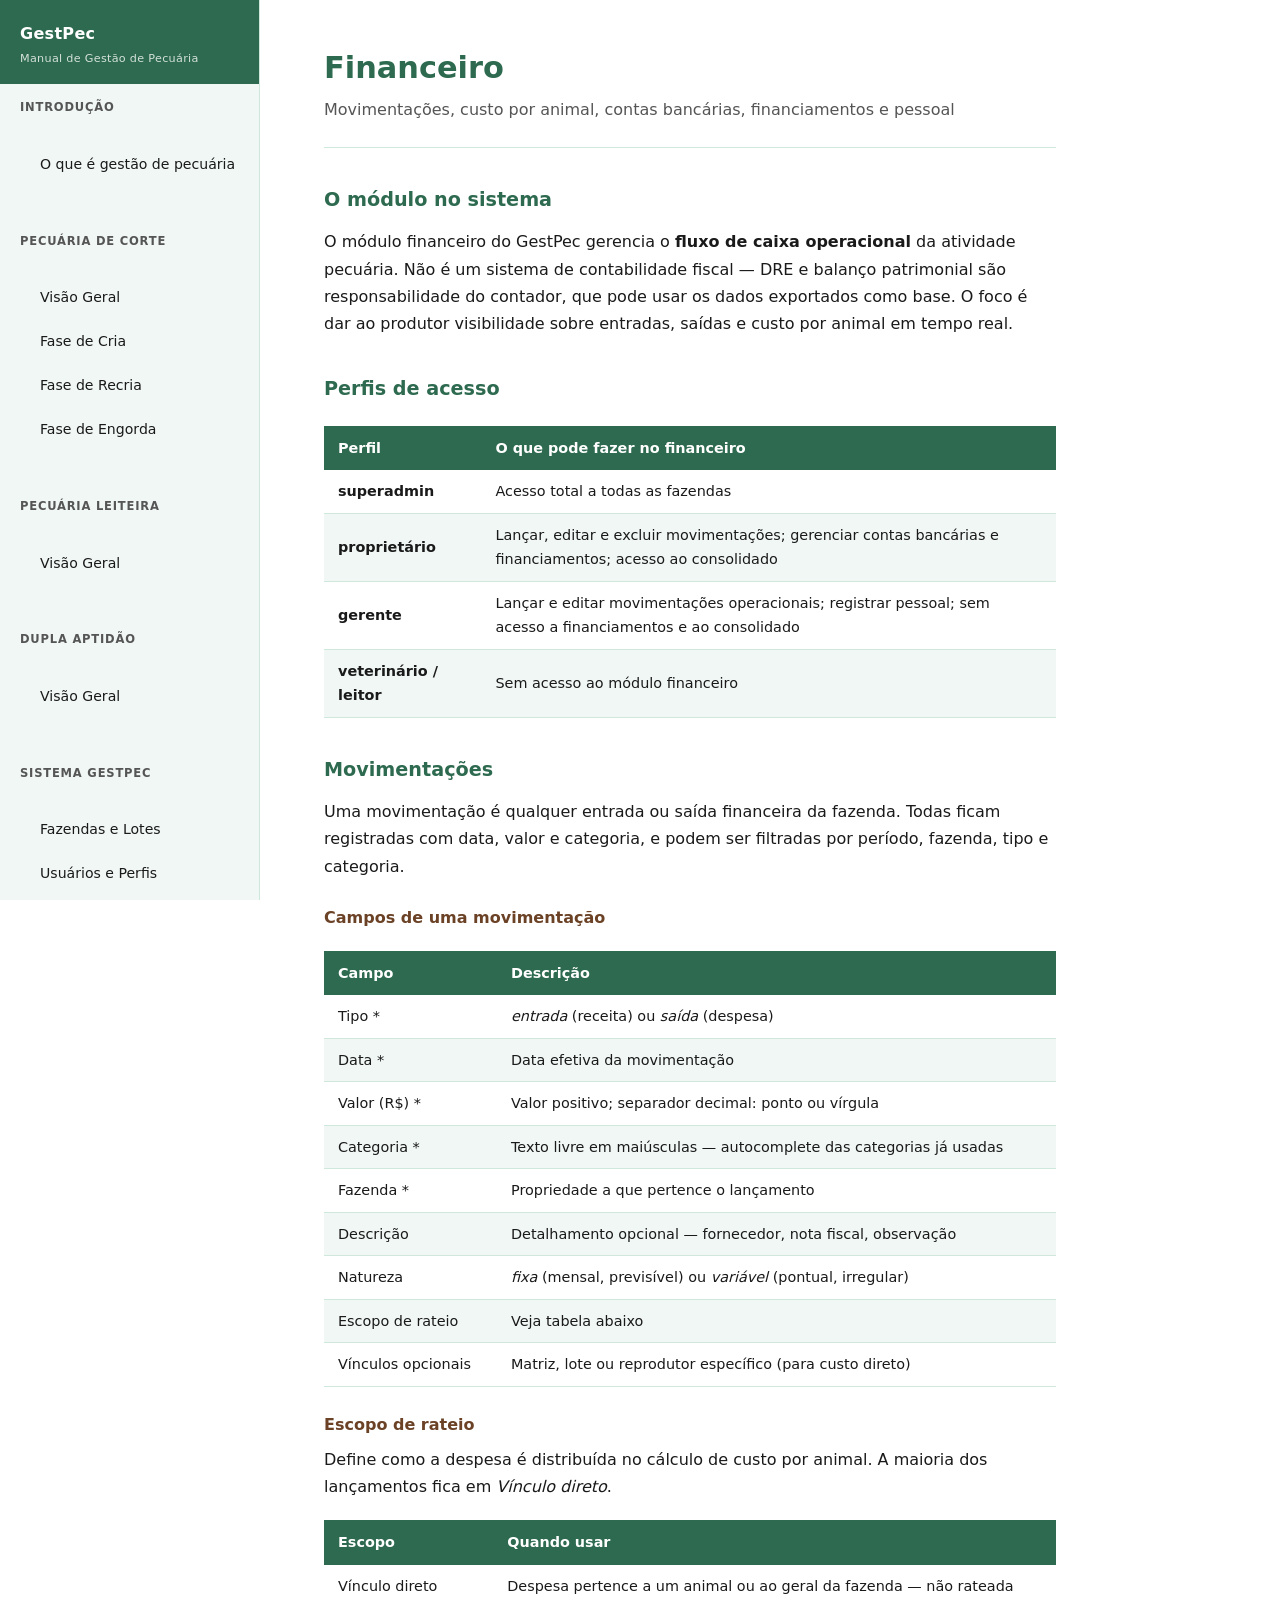
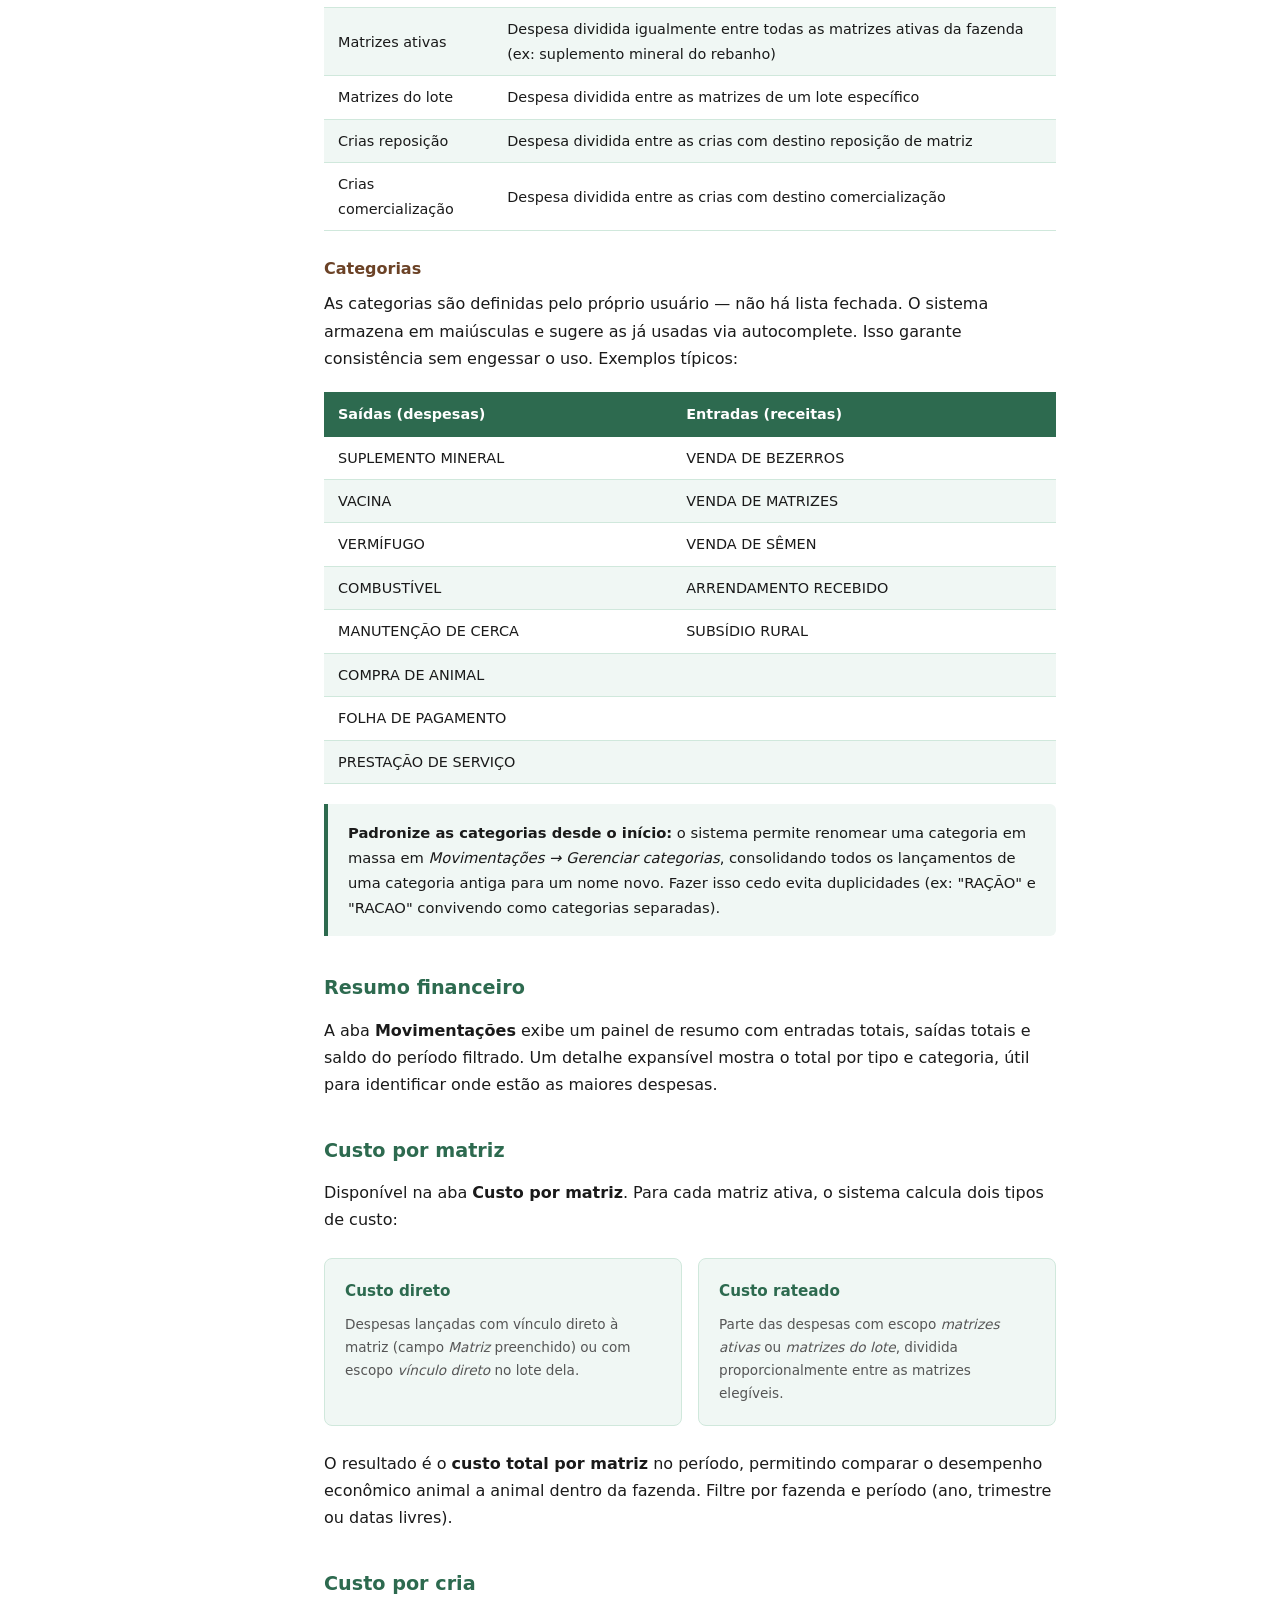
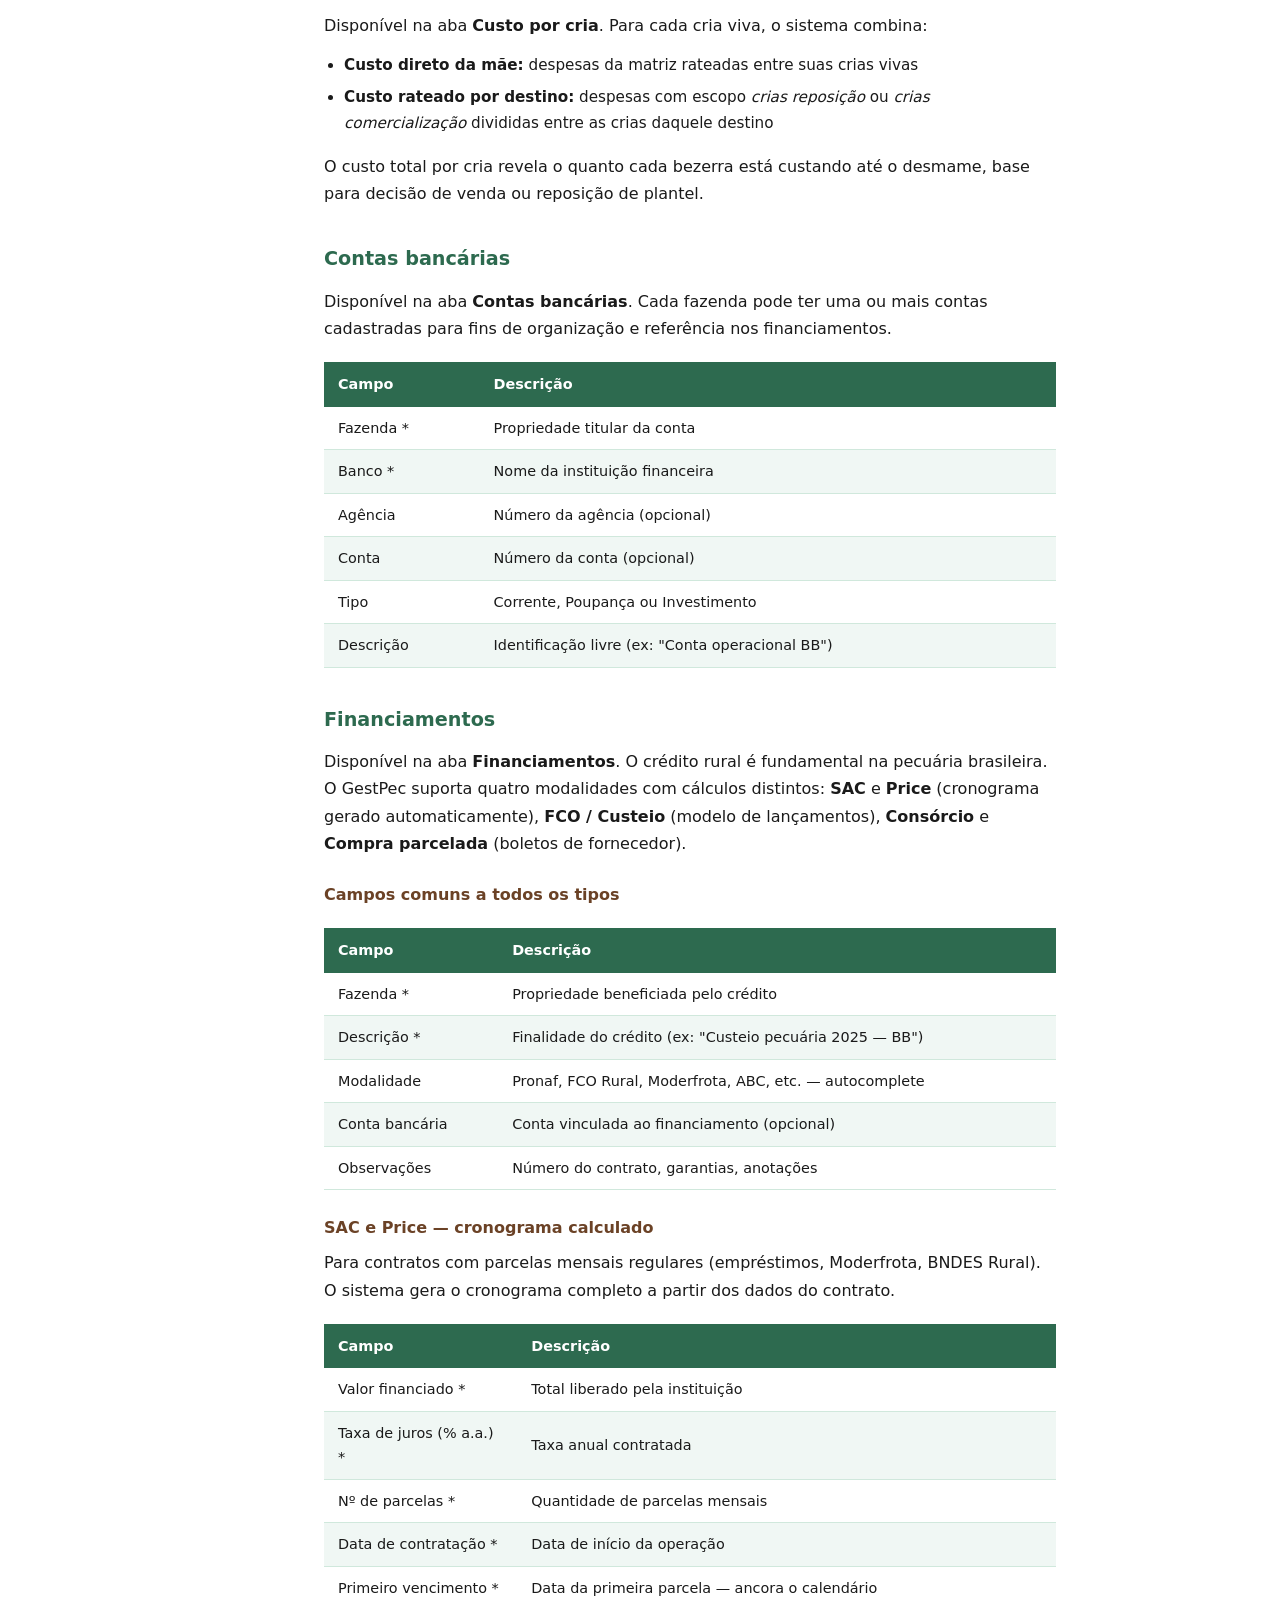
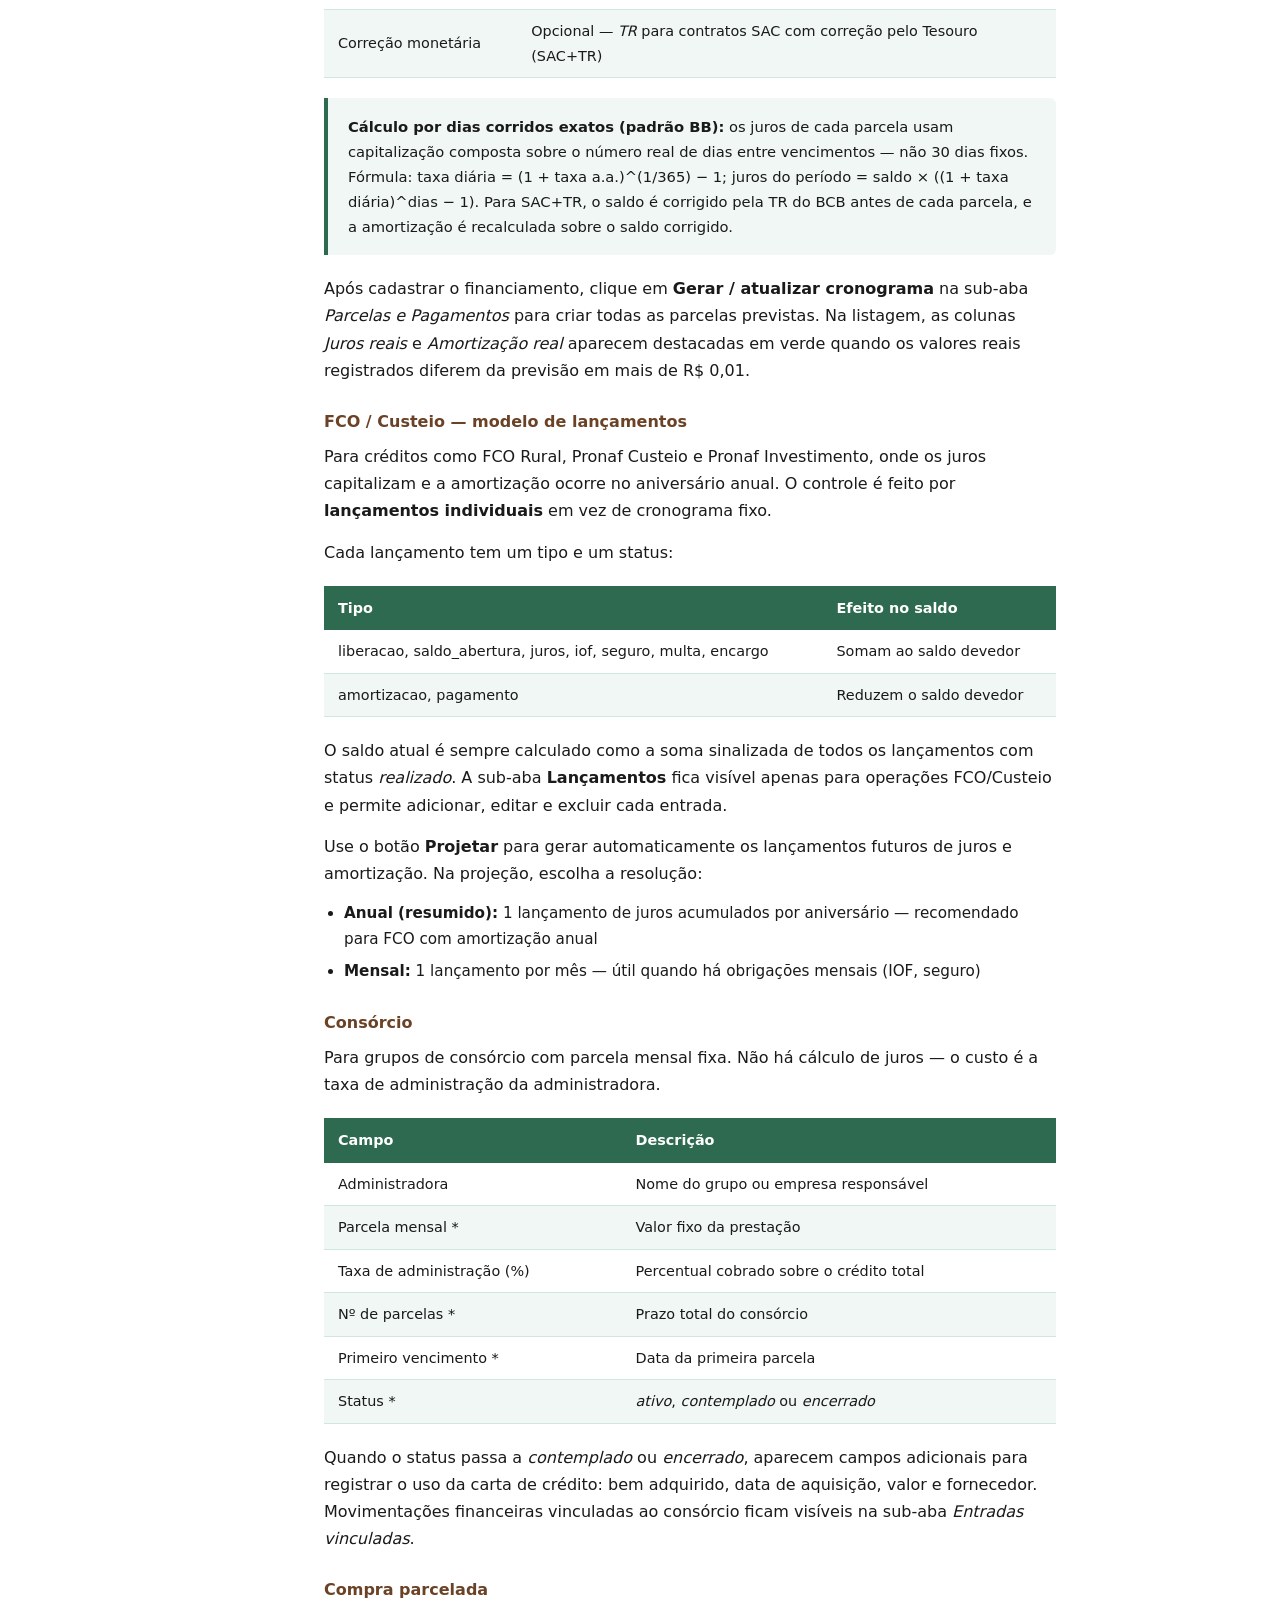
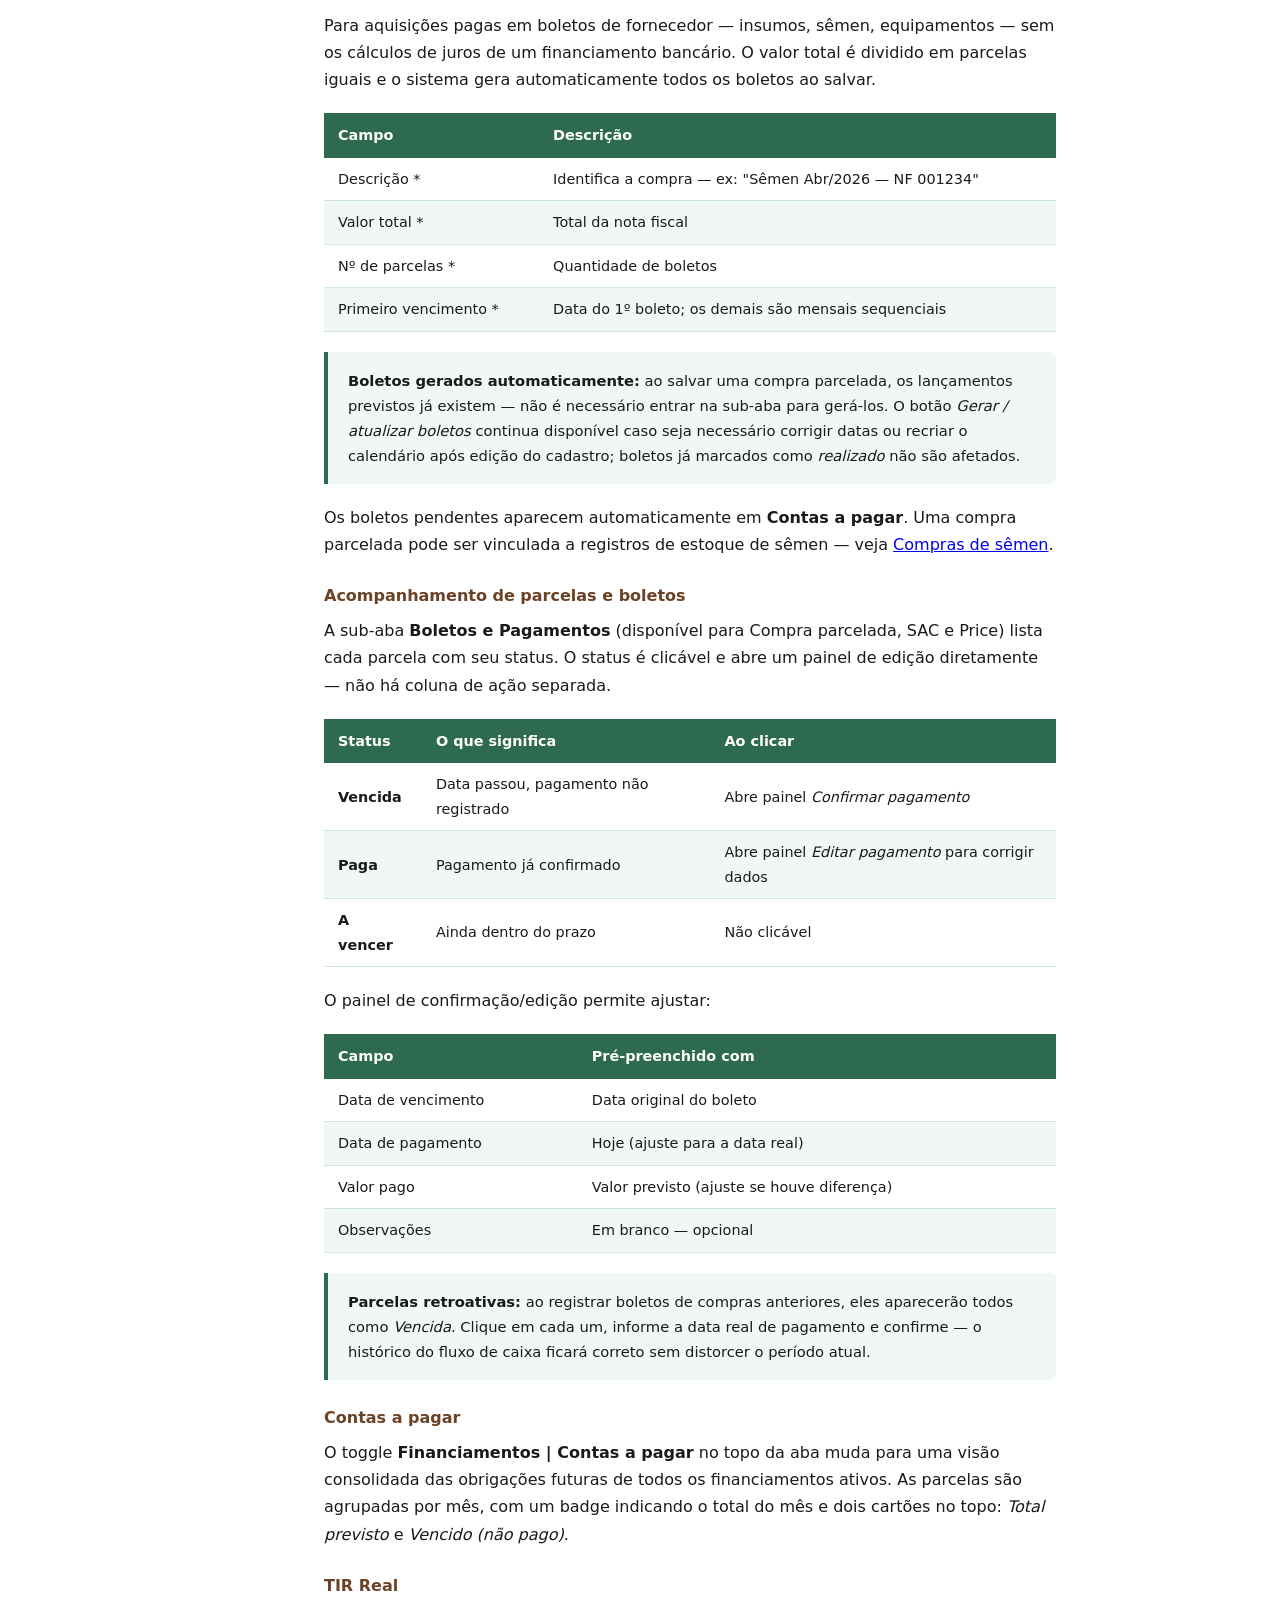
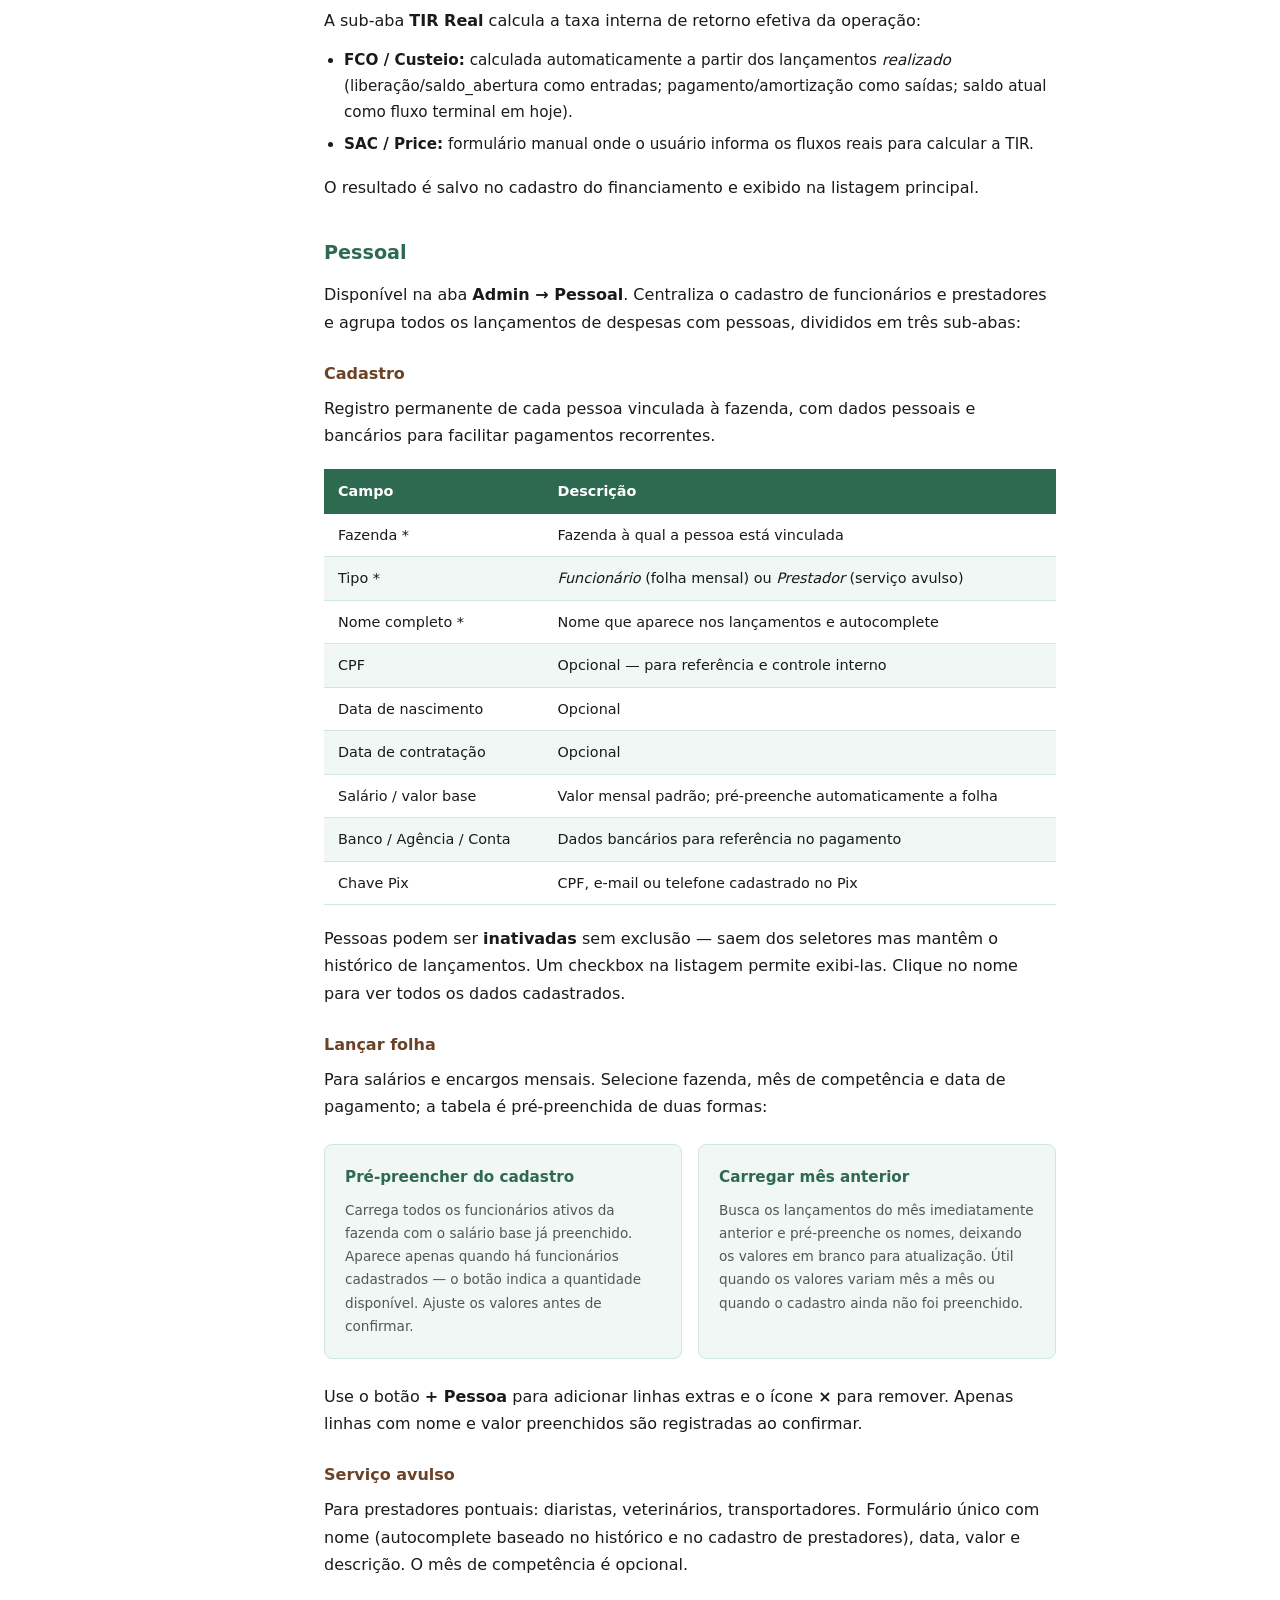
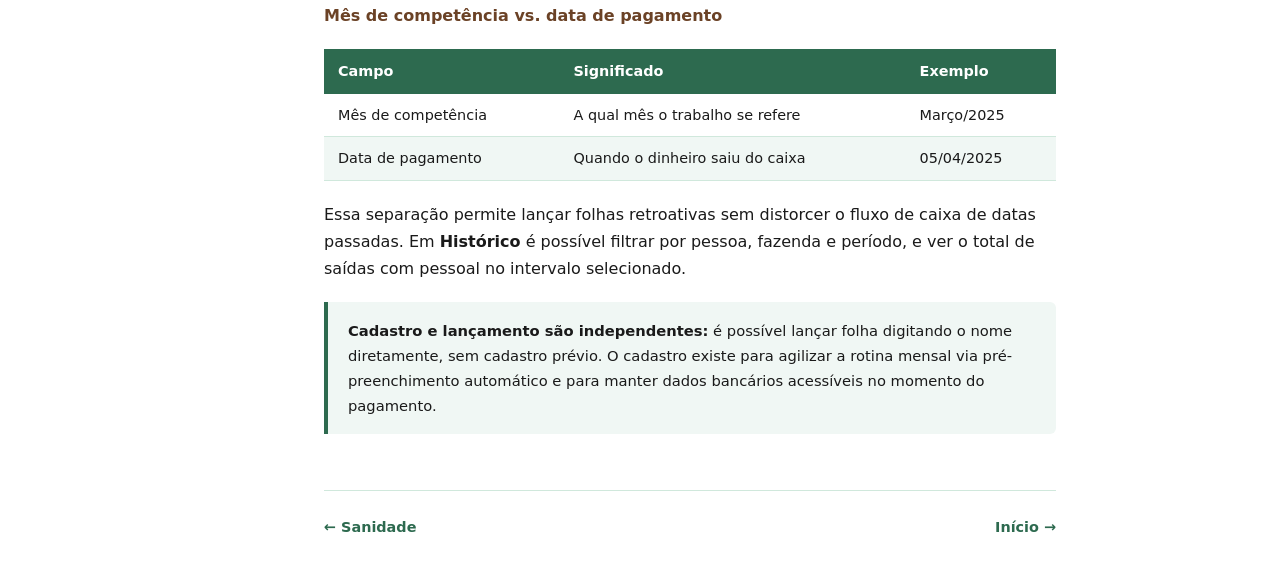
<file: manual/sistema/financeiro.html>
<!DOCTYPE html>
<html lang="pt-BR">
<head>
  <meta charset="UTF-8">
  <meta name="viewport" content="width=device-width, initial-scale=1.0">
  <title>Financeiro — GestPec</title>
  <link rel="stylesheet" href="../../assets/style.css">
</head>
<body>
<div class="layout">

  <aside class="sidebar">
    <a href="../../index.html" class="sidebar-logo">
      GestPec
      <span>Manual de Gestão de Pecuária</span>
    </a>
    <nav>
      <div class="nav-grupo">Introdução</div>
      <ul>
        <li><a href="../introducao.html">O que é gestão de pecuária</a></li>
      </ul>

      <div class="nav-grupo">Pecuária de Corte</div>
      <ul>
        <li><a href="../corte/index.html">Visão Geral</a></li>
        <li><a href="../corte/cria.html">Fase de Cria</a></li>
        <li><a href="../corte/recria.html">Fase de Recria</a></li>
        <li><a href="../corte/engorda.html">Fase de Engorda</a></li>
      </ul>

      <div class="nav-grupo">Pecuária Leiteira</div>
      <ul>
        <li><a href="../leite/index.html">Visão Geral</a></li>
      </ul>

      <div class="nav-grupo">Dupla Aptidão</div>
      <ul>
        <li><a href="../dupla-aptidao/index.html">Visão Geral</a></li>
      </ul>

      <div class="nav-grupo">Sistema GestPec</div>
      <ul>
        <li><a href="fazendas.html">Fazendas e Lotes</a></li>
        <li><a href="usuarios.html">Usuários e Perfis</a></li>
        <li><a href="matrizes.html">Matrizes</a></li>
        <li><a href="reprodutores.html">Reprodutores</a></li>
        <li><a href="reproducao.html">Reprodução</a></li>
        <li><a href="sanidade.html">Sanidade</a></li>
        <li><a href="financeiro.html">Financeiro e Pessoal</a></li>
      </ul>
    </nav>
  </aside>

  <main class="conteudo">
    <h1>Financeiro</h1>
    <p class="subtitulo">Movimentações, custo por animal, contas bancárias, financiamentos e pessoal</p>

    <h2>O módulo no sistema</h2>
    <p>
      O módulo financeiro do GestPec gerencia o <strong>fluxo de caixa operacional</strong>
      da atividade pecuária. Não é um sistema de contabilidade fiscal — DRE e balanço
      patrimonial são responsabilidade do contador, que pode usar os dados exportados
      como base. O foco é dar ao produtor visibilidade sobre entradas, saídas e custo
      por animal em tempo real.
    </p>

    <h2>Perfis de acesso</h2>
    <table>
      <thead>
        <tr><th>Perfil</th><th>O que pode fazer no financeiro</th></tr>
      </thead>
      <tbody>
        <tr><td><strong>superadmin</strong></td><td>Acesso total a todas as fazendas</td></tr>
        <tr><td><strong>proprietário</strong></td><td>Lançar, editar e excluir movimentações; gerenciar contas bancárias e financiamentos; acesso ao consolidado</td></tr>
        <tr><td><strong>gerente</strong></td><td>Lançar e editar movimentações operacionais; registrar pessoal; sem acesso a financiamentos e ao consolidado</td></tr>
        <tr><td><strong>veterinário / leitor</strong></td><td>Sem acesso ao módulo financeiro</td></tr>
      </tbody>
    </table>

    <h2>Movimentações</h2>
    <p>
      Uma movimentação é qualquer entrada ou saída financeira da fazenda. Todas ficam
      registradas com data, valor e categoria, e podem ser filtradas por período,
      fazenda, tipo e categoria.
    </p>

    <h3>Campos de uma movimentação</h3>
    <table>
      <thead>
        <tr><th>Campo</th><th>Descrição</th></tr>
      </thead>
      <tbody>
        <tr><td>Tipo *</td><td><em>entrada</em> (receita) ou <em>saída</em> (despesa)</td></tr>
        <tr><td>Data *</td><td>Data efetiva da movimentação</td></tr>
        <tr><td>Valor (R$) *</td><td>Valor positivo; separador decimal: ponto ou vírgula</td></tr>
        <tr><td>Categoria *</td><td>Texto livre em maiúsculas — autocomplete das categorias já usadas</td></tr>
        <tr><td>Fazenda *</td><td>Propriedade a que pertence o lançamento</td></tr>
        <tr><td>Descrição</td><td>Detalhamento opcional — fornecedor, nota fiscal, observação</td></tr>
        <tr><td>Natureza</td><td><em>fixa</em> (mensal, previsível) ou <em>variável</em> (pontual, irregular)</td></tr>
        <tr><td>Escopo de rateio</td><td>Veja tabela abaixo</td></tr>
        <tr><td>Vínculos opcionais</td><td>Matriz, lote ou reprodutor específico (para custo direto)</td></tr>
      </tbody>
    </table>

    <h3>Escopo de rateio</h3>
    <p>
      Define como a despesa é distribuída no cálculo de custo por animal.
      A maioria dos lançamentos fica em <em>Vínculo direto</em>.
    </p>
    <table>
      <thead>
        <tr><th>Escopo</th><th>Quando usar</th></tr>
      </thead>
      <tbody>
        <tr><td>Vínculo direto</td><td>Despesa pertence a um animal ou ao geral da fazenda — não rateada</td></tr>
        <tr><td>Matrizes ativas</td><td>Despesa dividida igualmente entre todas as matrizes ativas da fazenda (ex: suplemento mineral do rebanho)</td></tr>
        <tr><td>Matrizes do lote</td><td>Despesa dividida entre as matrizes de um lote específico</td></tr>
        <tr><td>Crias reposição</td><td>Despesa dividida entre as crias com destino reposição de matriz</td></tr>
        <tr><td>Crias comercialização</td><td>Despesa dividida entre as crias com destino comercialização</td></tr>
      </tbody>
    </table>

    <h3>Categorias</h3>
    <p>
      As categorias são definidas pelo próprio usuário — não há lista fechada.
      O sistema armazena em maiúsculas e sugere as já usadas via autocomplete.
      Isso garante consistência sem engessar o uso. Exemplos típicos:
    </p>
    <table>
      <thead>
        <tr><th>Saídas (despesas)</th><th>Entradas (receitas)</th></tr>
      </thead>
      <tbody>
        <tr><td>SUPLEMENTO MINERAL</td><td>VENDA DE BEZERROS</td></tr>
        <tr><td>VACINA</td><td>VENDA DE MATRIZES</td></tr>
        <tr><td>VERMÍFUGO</td><td>VENDA DE SÊMEN</td></tr>
        <tr><td>COMBUSTÍVEL</td><td>ARRENDAMENTO RECEBIDO</td></tr>
        <tr><td>MANUTENÇÃO DE CERCA</td><td>SUBSÍDIO RURAL</td></tr>
        <tr><td>COMPRA DE ANIMAL</td><td></td></tr>
        <tr><td>FOLHA DE PAGAMENTO</td><td></td></tr>
        <tr><td>PRESTAÇÃO DE SERVIÇO</td><td></td></tr>
      </tbody>
    </table>

    <div class="destaque">
      <p>
        <strong>Padronize as categorias desde o início:</strong> o sistema permite renomear
        uma categoria em massa em <em>Movimentações → Gerenciar categorias</em>, consolidando
        todos os lançamentos de uma categoria antiga para um nome novo.
        Fazer isso cedo evita duplicidades (ex: "RAÇÃO" e "RACAO" convivendo como categorias
        separadas).
      </p>
    </div>

    <h2>Resumo financeiro</h2>
    <p>
      A aba <strong>Movimentações</strong> exibe um painel de resumo com entradas totais,
      saídas totais e saldo do período filtrado. Um detalhe expansível mostra o total
      por tipo e categoria, útil para identificar onde estão as maiores despesas.
    </p>

    <h2>Custo por matriz</h2>
    <p>
      Disponível na aba <strong>Custo por matriz</strong>. Para cada matriz ativa,
      o sistema calcula dois tipos de custo:
    </p>
    <div class="cards">
      <div class="card">
        <h4>Custo direto</h4>
        <p>Despesas lançadas com vínculo direto à matriz (campo <em>Matriz</em> preenchido) ou com escopo <em>vínculo direto</em> no lote dela.</p>
      </div>
      <div class="card">
        <h4>Custo rateado</h4>
        <p>Parte das despesas com escopo <em>matrizes ativas</em> ou <em>matrizes do lote</em>, dividida proporcionalmente entre as matrizes elegíveis.</p>
      </div>
    </div>
    <p>
      O resultado é o <strong>custo total por matriz</strong> no período, permitindo
      comparar o desempenho econômico animal a animal dentro da fazenda.
      Filtre por fazenda e período (ano, trimestre ou datas livres).
    </p>

    <h2>Custo por cria</h2>
    <p>
      Disponível na aba <strong>Custo por cria</strong>. Para cada cria viva, o sistema combina:
    </p>
    <ul>
      <li><strong>Custo direto da mãe:</strong> despesas da matriz rateadas entre suas crias vivas</li>
      <li><strong>Custo rateado por destino:</strong> despesas com escopo <em>crias reposição</em> ou <em>crias comercialização</em> divididas entre as crias daquele destino</li>
    </ul>
    <p>
      O custo total por cria revela o quanto cada bezerra está custando até o desmame,
      base para decisão de venda ou reposição de plantel.
    </p>

    <h2>Contas bancárias</h2>
    <p>
      Disponível na aba <strong>Contas bancárias</strong>. Cada fazenda pode ter uma
      ou mais contas cadastradas para fins de organização e referência nos financiamentos.
    </p>
    <table>
      <thead>
        <tr><th>Campo</th><th>Descrição</th></tr>
      </thead>
      <tbody>
        <tr><td>Fazenda *</td><td>Propriedade titular da conta</td></tr>
        <tr><td>Banco *</td><td>Nome da instituição financeira</td></tr>
        <tr><td>Agência</td><td>Número da agência (opcional)</td></tr>
        <tr><td>Conta</td><td>Número da conta (opcional)</td></tr>
        <tr><td>Tipo</td><td>Corrente, Poupança ou Investimento</td></tr>
        <tr><td>Descrição</td><td>Identificação livre (ex: "Conta operacional BB")</td></tr>
      </tbody>
    </table>

    <h2>Financiamentos</h2>
    <p>
      Disponível na aba <strong>Financiamentos</strong>. O crédito rural é fundamental
      na pecuária brasileira. O GestPec suporta quatro modalidades com cálculos distintos:
      <strong>SAC</strong> e <strong>Price</strong> (cronograma gerado automaticamente),
      <strong>FCO / Custeio</strong> (modelo de lançamentos), <strong>Consórcio</strong>
      e <strong>Compra parcelada</strong> (boletos de fornecedor).
    </p>

    <h3>Campos comuns a todos os tipos</h3>
    <table>
      <thead>
        <tr><th>Campo</th><th>Descrição</th></tr>
      </thead>
      <tbody>
        <tr><td>Fazenda *</td><td>Propriedade beneficiada pelo crédito</td></tr>
        <tr><td>Descrição *</td><td>Finalidade do crédito (ex: "Custeio pecuária 2025 — BB")</td></tr>
        <tr><td>Modalidade</td><td>Pronaf, FCO Rural, Moderfrota, ABC, etc. — autocomplete</td></tr>
        <tr><td>Conta bancária</td><td>Conta vinculada ao financiamento (opcional)</td></tr>
        <tr><td>Observações</td><td>Número do contrato, garantias, anotações</td></tr>
      </tbody>
    </table>

    <h3>SAC e Price — cronograma calculado</h3>
    <p>
      Para contratos com parcelas mensais regulares (empréstimos, Moderfrota, BNDES Rural).
      O sistema gera o cronograma completo a partir dos dados do contrato.
    </p>
    <table>
      <thead>
        <tr><th>Campo</th><th>Descrição</th></tr>
      </thead>
      <tbody>
        <tr><td>Valor financiado *</td><td>Total liberado pela instituição</td></tr>
        <tr><td>Taxa de juros (% a.a.) *</td><td>Taxa anual contratada</td></tr>
        <tr><td>Nº de parcelas *</td><td>Quantidade de parcelas mensais</td></tr>
        <tr><td>Data de contratação *</td><td>Data de início da operação</td></tr>
        <tr><td>Primeiro vencimento *</td><td>Data da primeira parcela — ancora o calendário</td></tr>
        <tr><td>Correção monetária</td><td>Opcional — <em>TR</em> para contratos SAC com correção pelo Tesouro (SAC+TR)</td></tr>
      </tbody>
    </table>

    <div class="destaque">
      <p>
        <strong>Cálculo por dias corridos exatos (padrão BB):</strong> os juros de cada
        parcela usam capitalização composta sobre o número real de dias entre vencimentos —
        não 30 dias fixos. Fórmula: taxa diária = (1 + taxa a.a.)^(1/365) − 1; juros do
        período = saldo × ((1 + taxa diária)^dias − 1). Para SAC+TR, o saldo é corrigido
        pela TR do BCB antes de cada parcela, e a amortização é recalculada sobre o saldo
        corrigido.
      </p>
    </div>

    <p>
      Após cadastrar o financiamento, clique em <strong>Gerar / atualizar cronograma</strong>
      na sub-aba <em>Parcelas e Pagamentos</em> para criar todas as parcelas previstas.
      Na listagem, as colunas <em>Juros reais</em> e <em>Amortização real</em> aparecem
      destacadas em verde quando os valores reais registrados diferem da previsão em mais de R$ 0,01.
    </p>

    <h3>FCO / Custeio — modelo de lançamentos</h3>
    <p>
      Para créditos como FCO Rural, Pronaf Custeio e Pronaf Investimento, onde os juros
      capitalizam e a amortização ocorre no aniversário anual. O controle é feito por
      <strong>lançamentos individuais</strong> em vez de cronograma fixo.
    </p>
    <p>
      Cada lançamento tem um tipo e um status:
    </p>
    <table>
      <thead>
        <tr><th>Tipo</th><th>Efeito no saldo</th></tr>
      </thead>
      <tbody>
        <tr><td>liberacao, saldo_abertura, juros, iof, seguro, multa, encargo</td><td>Somam ao saldo devedor</td></tr>
        <tr><td>amortizacao, pagamento</td><td>Reduzem o saldo devedor</td></tr>
      </tbody>
    </table>
    <p>
      O saldo atual é sempre calculado como a soma sinalizada de todos os lançamentos com
      status <em>realizado</em>. A sub-aba <strong>Lançamentos</strong> fica visível
      apenas para operações FCO/Custeio e permite adicionar, editar e excluir cada entrada.
    </p>
    <p>
      Use o botão <strong>Projetar</strong> para gerar automaticamente os lançamentos
      futuros de juros e amortização. Na projeção, escolha a resolução:
    </p>
    <ul>
      <li><strong>Anual (resumido):</strong> 1 lançamento de juros acumulados por aniversário — recomendado para FCO com amortização anual</li>
      <li><strong>Mensal:</strong> 1 lançamento por mês — útil quando há obrigações mensais (IOF, seguro)</li>
    </ul>

    <h3>Consórcio</h3>
    <p>
      Para grupos de consórcio com parcela mensal fixa. Não há cálculo de juros —
      o custo é a taxa de administração da administradora.
    </p>
    <table>
      <thead>
        <tr><th>Campo</th><th>Descrição</th></tr>
      </thead>
      <tbody>
        <tr><td>Administradora</td><td>Nome do grupo ou empresa responsável</td></tr>
        <tr><td>Parcela mensal *</td><td>Valor fixo da prestação</td></tr>
        <tr><td>Taxa de administração (%)</td><td>Percentual cobrado sobre o crédito total</td></tr>
        <tr><td>Nº de parcelas *</td><td>Prazo total do consórcio</td></tr>
        <tr><td>Primeiro vencimento *</td><td>Data da primeira parcela</td></tr>
        <tr><td>Status *</td><td><em>ativo</em>, <em>contemplado</em> ou <em>encerrado</em></td></tr>
      </tbody>
    </table>
    <p>
      Quando o status passa a <em>contemplado</em> ou <em>encerrado</em>, aparecem campos
      adicionais para registrar o uso da carta de crédito: bem adquirido, data de aquisição,
      valor e fornecedor. Movimentações financeiras vinculadas ao consórcio ficam visíveis
      na sub-aba <em>Entradas vinculadas</em>.
    </p>

    <h3>Compra parcelada</h3>
    <p>
      Para aquisições pagas em boletos de fornecedor — insumos, sêmen, equipamentos —
      sem os cálculos de juros de um financiamento bancário. O valor total é dividido em
      parcelas iguais e o sistema gera automaticamente todos os boletos ao salvar.
    </p>
    <table>
      <thead>
        <tr><th>Campo</th><th>Descrição</th></tr>
      </thead>
      <tbody>
        <tr><td>Descrição *</td><td>Identifica a compra — ex: "Sêmen Abr/2026 — NF 001234"</td></tr>
        <tr><td>Valor total *</td><td>Total da nota fiscal</td></tr>
        <tr><td>Nº de parcelas *</td><td>Quantidade de boletos</td></tr>
        <tr><td>Primeiro vencimento *</td><td>Data do 1º boleto; os demais são mensais sequenciais</td></tr>
      </tbody>
    </table>
    <div class="destaque">
      <p>
        <strong>Boletos gerados automaticamente:</strong> ao salvar uma compra parcelada,
        os lançamentos previstos já existem — não é necessário entrar na sub-aba para gerá-los.
        O botão <em>Gerar / atualizar boletos</em> continua disponível caso seja necessário
        corrigir datas ou recriar o calendário após edição do cadastro; boletos já marcados
        como <em>realizado</em> não são afetados.
      </p>
    </div>
    <p>
      Os boletos pendentes aparecem automaticamente em <strong>Contas a pagar</strong>. Uma
      compra parcelada pode ser vinculada a registros de estoque de sêmen — veja
      <a href="reprodutores.html#compras-semen">Compras de sêmen</a>.
    </p>

    <h3>Acompanhamento de parcelas e boletos</h3>
    <p>
      A sub-aba <strong>Boletos e Pagamentos</strong> (disponível para Compra parcelada,
      SAC e Price) lista cada parcela com seu status. O status é clicável e abre um painel
      de edição diretamente — não há coluna de ação separada.
    </p>
    <table>
      <thead>
        <tr><th>Status</th><th>O que significa</th><th>Ao clicar</th></tr>
      </thead>
      <tbody>
        <tr>
          <td><strong>Vencida</strong></td>
          <td>Data passou, pagamento não registrado</td>
          <td>Abre painel <em>Confirmar pagamento</em></td>
        </tr>
        <tr>
          <td><strong>Paga</strong></td>
          <td>Pagamento já confirmado</td>
          <td>Abre painel <em>Editar pagamento</em> para corrigir dados</td>
        </tr>
        <tr>
          <td><strong>A vencer</strong></td>
          <td>Ainda dentro do prazo</td>
          <td>Não clicável</td>
        </tr>
      </tbody>
    </table>
    <p>
      O painel de confirmação/edição permite ajustar:
    </p>
    <table>
      <thead>
        <tr><th>Campo</th><th>Pré-preenchido com</th></tr>
      </thead>
      <tbody>
        <tr><td>Data de vencimento</td><td>Data original do boleto</td></tr>
        <tr><td>Data de pagamento</td><td>Hoje (ajuste para a data real)</td></tr>
        <tr><td>Valor pago</td><td>Valor previsto (ajuste se houve diferença)</td></tr>
        <tr><td>Observações</td><td>Em branco — opcional</td></tr>
      </tbody>
    </table>
    <div class="destaque">
      <p>
        <strong>Parcelas retroativas:</strong> ao registrar boletos de compras anteriores,
        eles aparecerão todos como <em>Vencida</em>. Clique em cada um, informe a data real
        de pagamento e confirme — o histórico do fluxo de caixa ficará correto sem distorcer
        o período atual.
      </p>
    </div>

    <h3>Contas a pagar</h3>
    <p>
      O toggle <strong>Financiamentos | Contas a pagar</strong> no topo da aba muda para
      uma visão consolidada das obrigações futuras de todos os financiamentos ativos.
      As parcelas são agrupadas por mês, com um badge indicando o total do mês e dois
      cartões no topo: <em>Total previsto</em> e <em>Vencido (não pago)</em>.
    </p>

    <h3>TIR Real</h3>
    <p>
      A sub-aba <strong>TIR Real</strong> calcula a taxa interna de retorno efetiva da operação:
    </p>
    <ul>
      <li>
        <strong>FCO / Custeio:</strong> calculada automaticamente a partir dos lançamentos
        <em>realizado</em> (liberação/saldo_abertura como entradas; pagamento/amortização
        como saídas; saldo atual como fluxo terminal em hoje).
      </li>
      <li>
        <strong>SAC / Price:</strong> formulário manual onde o usuário informa os fluxos
        reais para calcular a TIR.
      </li>
    </ul>
    <p>
      O resultado é salvo no cadastro do financiamento e exibido na listagem principal.</p>

    <h2>Pessoal</h2>
    <p>
      Disponível na aba <strong>Admin → Pessoal</strong>. Centraliza o cadastro de
      funcionários e prestadores e agrupa todos os lançamentos de despesas com pessoas,
      divididos em três sub-abas:
    </p>

    <h3>Cadastro</h3>
    <p>
      Registro permanente de cada pessoa vinculada à fazenda, com dados pessoais e
      bancários para facilitar pagamentos recorrentes.
    </p>
    <table>
      <thead>
        <tr><th>Campo</th><th>Descrição</th></tr>
      </thead>
      <tbody>
        <tr><td>Fazenda *</td><td>Fazenda à qual a pessoa está vinculada</td></tr>
        <tr><td>Tipo *</td><td><em>Funcionário</em> (folha mensal) ou <em>Prestador</em> (serviço avulso)</td></tr>
        <tr><td>Nome completo *</td><td>Nome que aparece nos lançamentos e autocomplete</td></tr>
        <tr><td>CPF</td><td>Opcional — para referência e controle interno</td></tr>
        <tr><td>Data de nascimento</td><td>Opcional</td></tr>
        <tr><td>Data de contratação</td><td>Opcional</td></tr>
        <tr><td>Salário / valor base</td><td>Valor mensal padrão; pré-preenche automaticamente a folha</td></tr>
        <tr><td>Banco / Agência / Conta</td><td>Dados bancários para referência no pagamento</td></tr>
        <tr><td>Chave Pix</td><td>CPF, e-mail ou telefone cadastrado no Pix</td></tr>
      </tbody>
    </table>
    <p>
      Pessoas podem ser <strong>inativadas</strong> sem exclusão — saem dos seletores
      mas mantêm o histórico de lançamentos. Um checkbox na listagem permite exibi-las.
      Clique no nome para ver todos os dados cadastrados.
    </p>

    <h3>Lançar folha</h3>
    <p>
      Para salários e encargos mensais. Selecione fazenda, mês de competência e data
      de pagamento; a tabela é pré-preenchida de duas formas:
    </p>
    <div class="cards">
      <div class="card">
        <h4>Pré-preencher do cadastro</h4>
        <p>
          Carrega todos os funcionários ativos da fazenda com o salário base já preenchido.
          Aparece apenas quando há funcionários cadastrados — o botão indica a quantidade
          disponível. Ajuste os valores antes de confirmar.
        </p>
      </div>
      <div class="card">
        <h4>Carregar mês anterior</h4>
        <p>
          Busca os lançamentos do mês imediatamente anterior e pré-preenche os nomes,
          deixando os valores em branco para atualização. Útil quando os valores variam
          mês a mês ou quando o cadastro ainda não foi preenchido.
        </p>
      </div>
    </div>
    <p>
      Use o botão <strong>+ Pessoa</strong> para adicionar linhas extras e o ícone
      <strong>×</strong> para remover. Apenas linhas com nome e valor preenchidos são
      registradas ao confirmar.
    </p>

    <h3>Serviço avulso</h3>
    <p>
      Para prestadores pontuais: diaristas, veterinários, transportadores.
      Formulário único com nome (autocomplete baseado no histórico e no cadastro de
      prestadores), data, valor e descrição. O mês de competência é opcional.
    </p>

    <h3>Mês de competência vs. data de pagamento</h3>
    <table>
      <thead>
        <tr><th>Campo</th><th>Significado</th><th>Exemplo</th></tr>
      </thead>
      <tbody>
        <tr>
          <td>Mês de competência</td>
          <td>A qual mês o trabalho se refere</td>
          <td>Março/2025</td>
        </tr>
        <tr>
          <td>Data de pagamento</td>
          <td>Quando o dinheiro saiu do caixa</td>
          <td>05/04/2025</td>
        </tr>
      </tbody>
    </table>
    <p>
      Essa separação permite lançar folhas retroativas sem distorcer o fluxo de caixa
      de datas passadas. Em <strong>Histórico</strong> é possível filtrar por pessoa,
      fazenda e período, e ver o total de saídas com pessoal no intervalo selecionado.
    </p>

    <div class="destaque">
      <p>
        <strong>Cadastro e lançamento são independentes:</strong> é possível lançar folha
        digitando o nome diretamente, sem cadastro prévio. O cadastro existe para agilizar
        a rotina mensal via pré-preenchimento automático e para manter dados bancários
        acessíveis no momento do pagamento.
      </p>
    </div>

    <div class="nav-paginas">
      <a href="sanidade.html">← Sanidade</a>
      <a href="../../index.html">Início →</a>
    </div>
  </main>

</div>
<script src="../../assets/nav.js"></script>
</body>
</html>
</file>
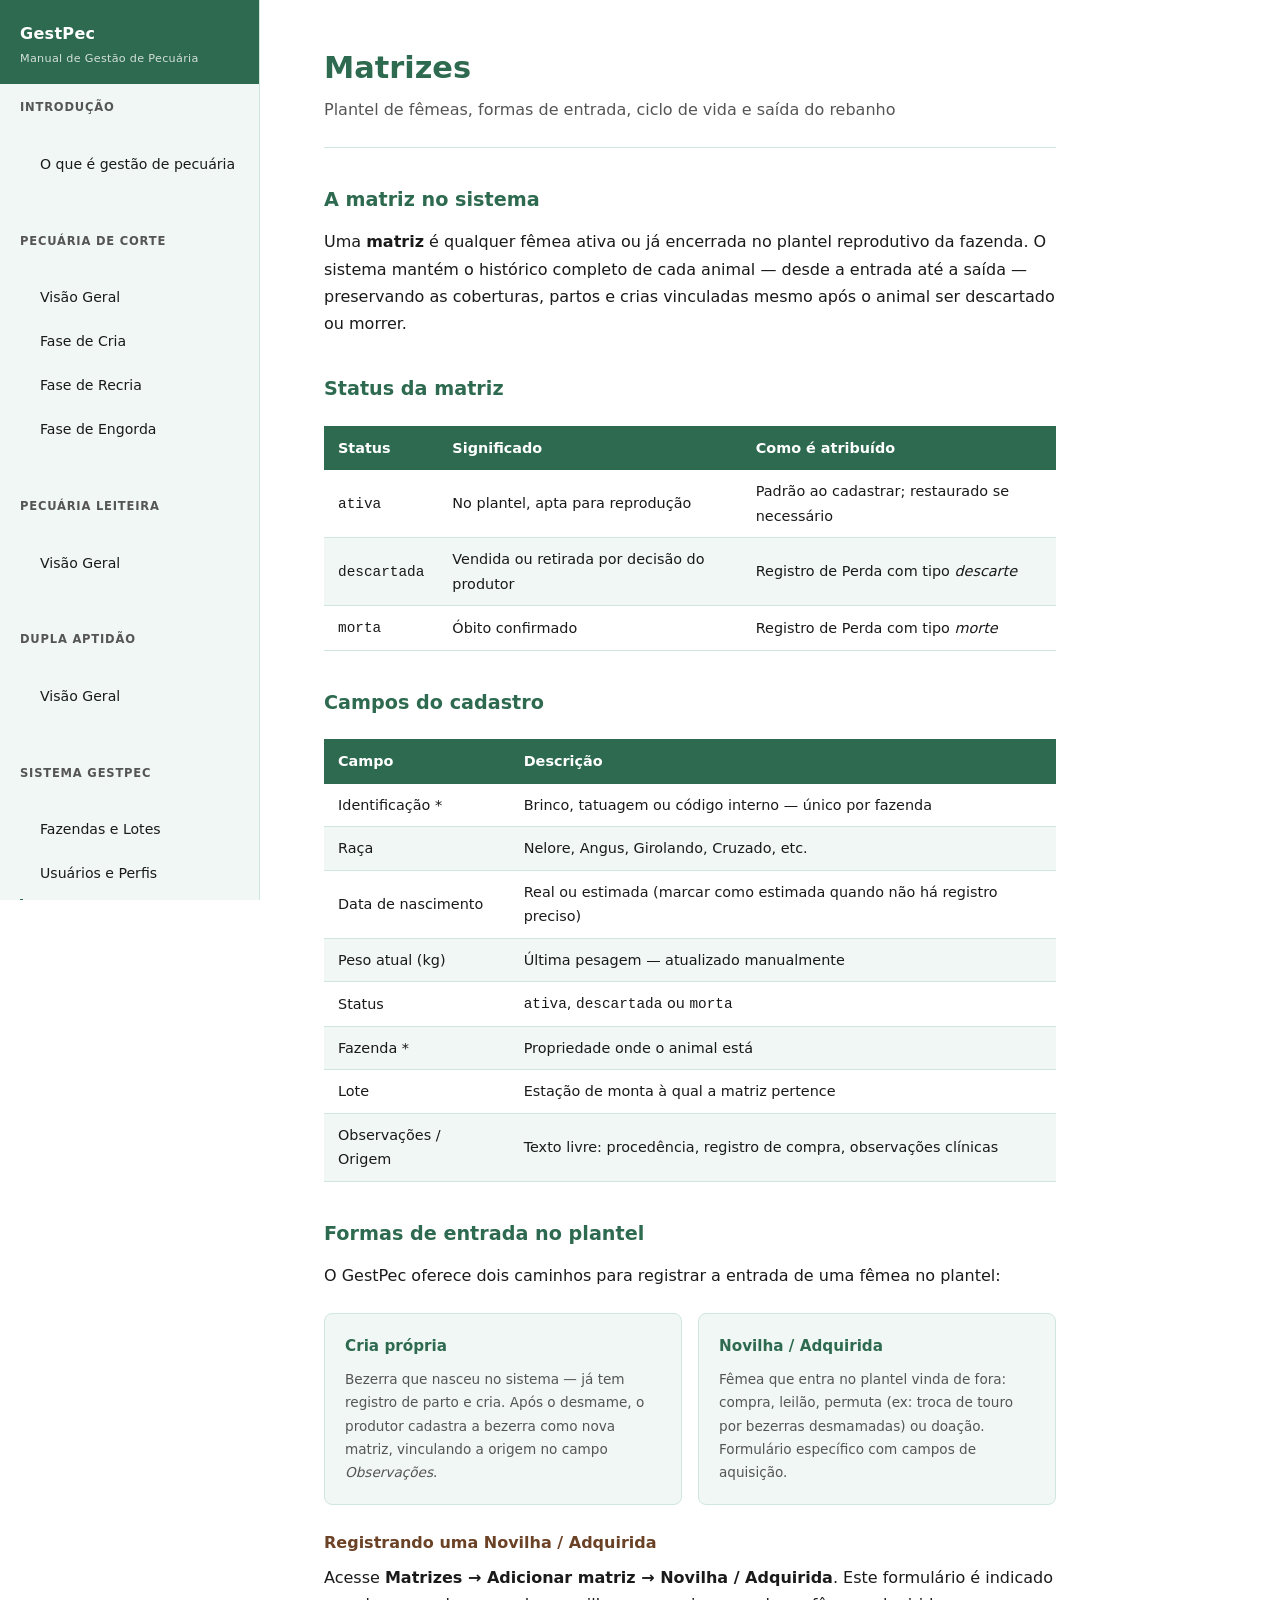
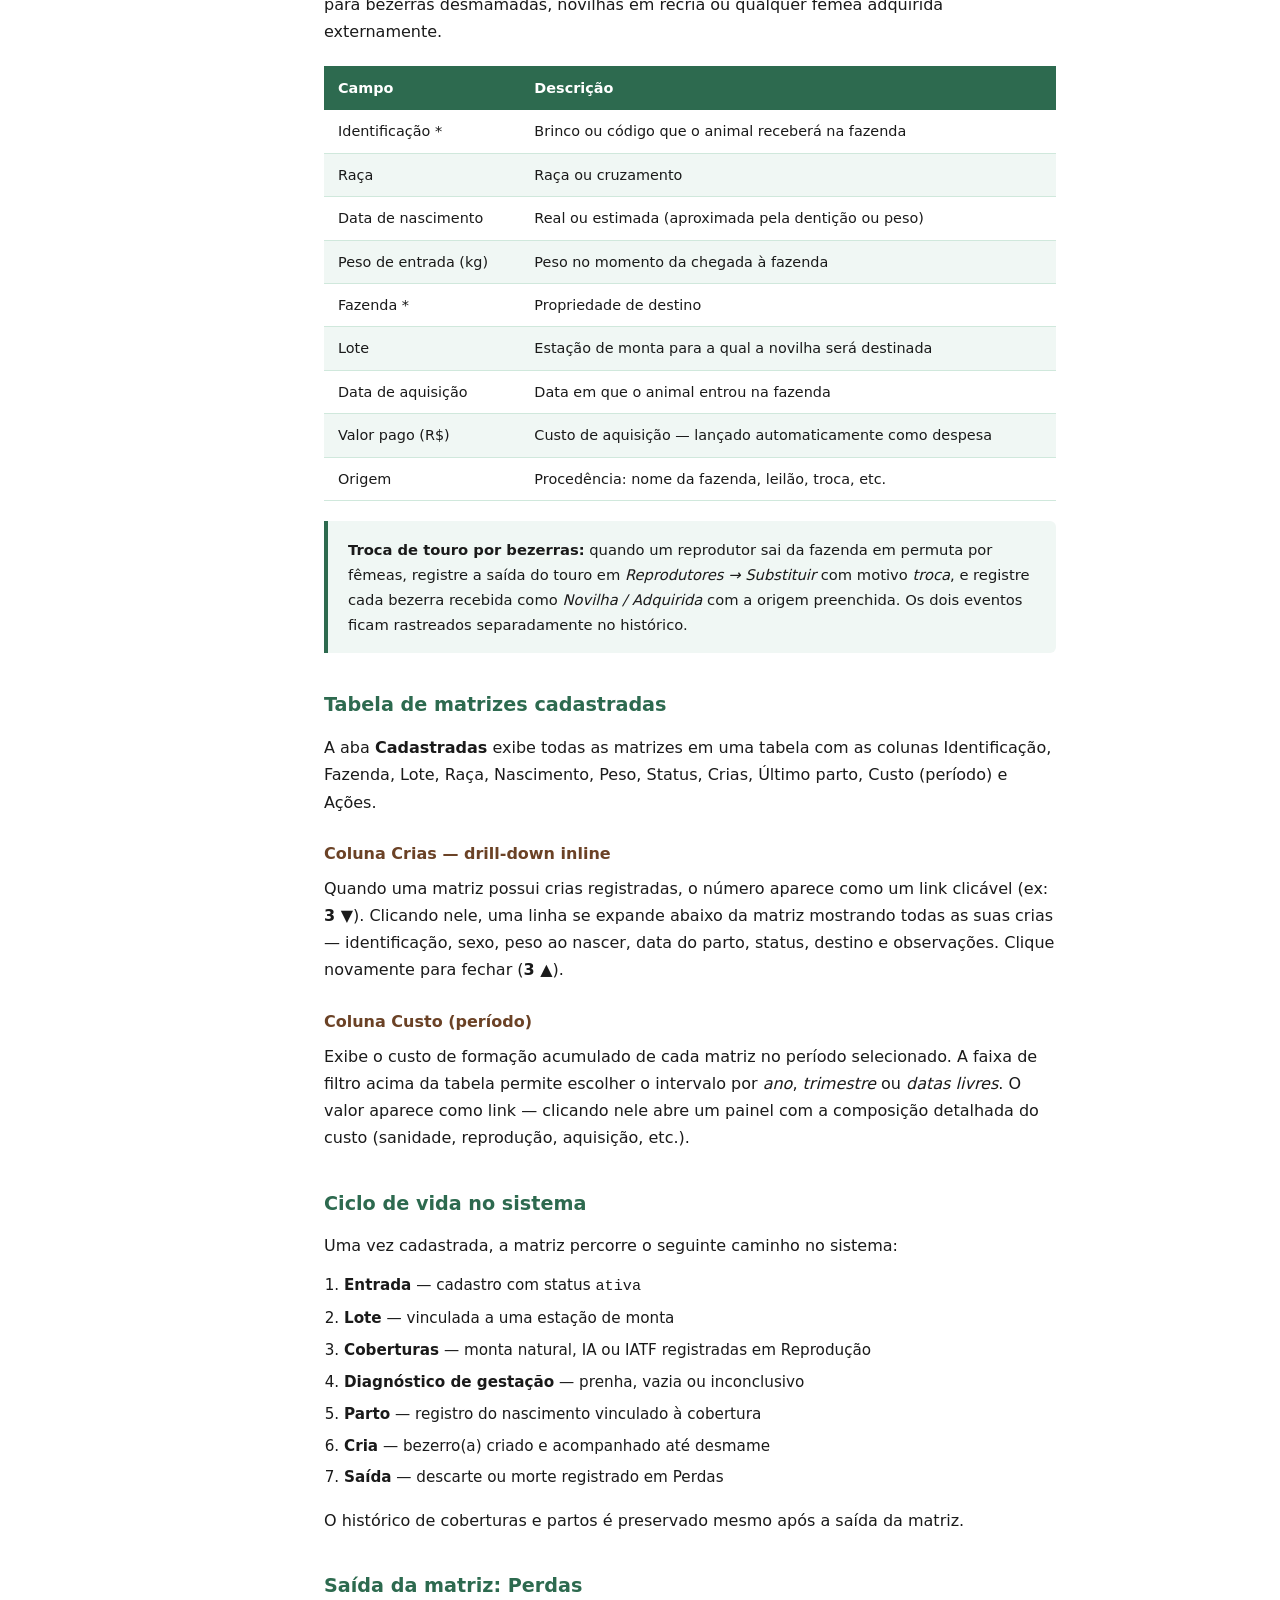
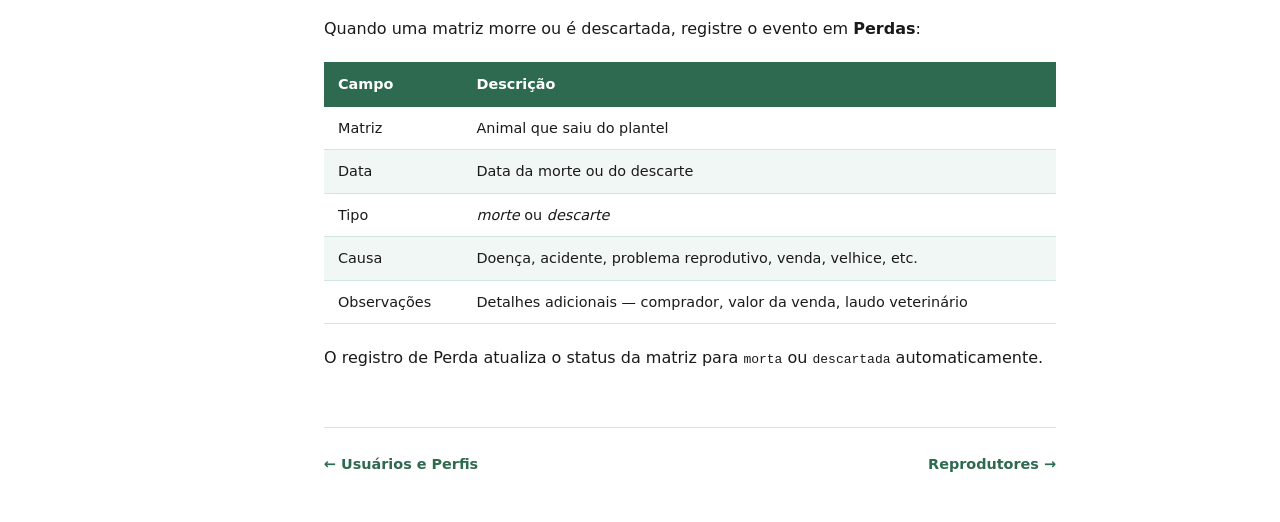
<file: manual/sistema/matrizes.html>
<!DOCTYPE html>
<html lang="pt-BR">
<head>
  <meta charset="UTF-8">
  <meta name="viewport" content="width=device-width, initial-scale=1.0">
  <title>Matrizes — GestPec</title>
  <link rel="stylesheet" href="../../assets/style.css">
</head>
<body>
<div class="layout">

  <aside class="sidebar">
    <a href="../../index.html" class="sidebar-logo">
      GestPec
      <span>Manual de Gestão de Pecuária</span>
    </a>
    <nav>
      <div class="nav-grupo">Introdução</div>
      <ul>
        <li><a href="../introducao.html">O que é gestão de pecuária</a></li>
      </ul>

      <div class="nav-grupo">Pecuária de Corte</div>
      <ul>
        <li><a href="../corte/index.html">Visão Geral</a></li>
        <li><a href="../corte/cria.html">Fase de Cria</a></li>
        <li><a href="../corte/recria.html">Fase de Recria</a></li>
        <li><a href="../corte/engorda.html">Fase de Engorda</a></li>
      </ul>

      <div class="nav-grupo">Pecuária Leiteira</div>
      <ul>
        <li><a href="../leite/index.html">Visão Geral</a></li>
      </ul>

      <div class="nav-grupo">Dupla Aptidão</div>
      <ul>
        <li><a href="../dupla-aptidao/index.html">Visão Geral</a></li>
      </ul>

      <div class="nav-grupo">Sistema GestPec</div>
      <ul>
        <li><a href="fazendas.html">Fazendas e Lotes</a></li>
        <li><a href="usuarios.html">Usuários e Perfis</a></li>
        <li><a href="matrizes.html">Matrizes</a></li>
        <li><a href="reprodutores.html">Reprodutores</a></li>
        <li><a href="reproducao.html">Reprodução</a></li>
        <li><a href="sanidade.html">Sanidade</a></li>
        <li><a href="financeiro.html">Financeiro e Pessoal</a></li>
      </ul>
    </nav>
  </aside>

  <main class="conteudo">
    <h1>Matrizes</h1>
    <p class="subtitulo">Plantel de fêmeas, formas de entrada, ciclo de vida e saída do rebanho</p>

    <h2>A matriz no sistema</h2>
    <p>
      Uma <strong>matriz</strong> é qualquer fêmea ativa ou já encerrada no plantel reprodutivo
      da fazenda. O sistema mantém o histórico completo de cada animal — desde a entrada até
      a saída — preservando as coberturas, partos e crias vinculadas mesmo após o animal
      ser descartado ou morrer.
    </p>

    <h2>Status da matriz</h2>
    <table>
      <thead>
        <tr><th>Status</th><th>Significado</th><th>Como é atribuído</th></tr>
      </thead>
      <tbody>
        <tr>
          <td><code>ativa</code></td>
          <td>No plantel, apta para reprodução</td>
          <td>Padrão ao cadastrar; restaurado se necessário</td>
        </tr>
        <tr>
          <td><code>descartada</code></td>
          <td>Vendida ou retirada por decisão do produtor</td>
          <td>Registro de Perda com tipo <em>descarte</em></td>
        </tr>
        <tr>
          <td><code>morta</code></td>
          <td>Óbito confirmado</td>
          <td>Registro de Perda com tipo <em>morte</em></td>
        </tr>
      </tbody>
    </table>

    <h2>Campos do cadastro</h2>
    <table>
      <thead>
        <tr><th>Campo</th><th>Descrição</th></tr>
      </thead>
      <tbody>
        <tr><td>Identificação *</td><td>Brinco, tatuagem ou código interno — único por fazenda</td></tr>
        <tr><td>Raça</td><td>Nelore, Angus, Girolando, Cruzado, etc.</td></tr>
        <tr><td>Data de nascimento</td><td>Real ou estimada (marcar como estimada quando não há registro preciso)</td></tr>
        <tr><td>Peso atual (kg)</td><td>Última pesagem — atualizado manualmente</td></tr>
        <tr><td>Status</td><td><code>ativa</code>, <code>descartada</code> ou <code>morta</code></td></tr>
        <tr><td>Fazenda *</td><td>Propriedade onde o animal está</td></tr>
        <tr><td>Lote</td><td>Estação de monta à qual a matriz pertence</td></tr>
        <tr><td>Observações / Origem</td><td>Texto livre: procedência, registro de compra, observações clínicas</td></tr>
      </tbody>
    </table>

    <h2>Formas de entrada no plantel</h2>
    <p>
      O GestPec oferece dois caminhos para registrar a entrada de uma fêmea no plantel:
    </p>

    <div class="cards">
      <div class="card">
        <h4>Cria própria</h4>
        <p>
          Bezerra que nasceu no sistema — já tem registro de parto e cria.
          Após o desmame, o produtor cadastra a bezerra como nova matriz,
          vinculando a origem no campo <em>Observações</em>.
        </p>
      </div>
      <div class="card">
        <h4>Novilha / Adquirida</h4>
        <p>
          Fêmea que entra no plantel vinda de fora: compra, leilão, permuta
          (ex: troca de touro por bezerras desmamadas) ou doação.
          Formulário específico com campos de aquisição.
        </p>
      </div>
    </div>

    <h3>Registrando uma Novilha / Adquirida</h3>
    <p>
      Acesse <strong>Matrizes → Adicionar matriz → Novilha / Adquirida</strong>.
      Este formulário é indicado para bezerras desmamadas, novilhas em recria
      ou qualquer fêmea adquirida externamente.
    </p>
    <table>
      <thead>
        <tr><th>Campo</th><th>Descrição</th></tr>
      </thead>
      <tbody>
        <tr><td>Identificação *</td><td>Brinco ou código que o animal receberá na fazenda</td></tr>
        <tr><td>Raça</td><td>Raça ou cruzamento</td></tr>
        <tr><td>Data de nascimento</td><td>Real ou estimada (aproximada pela dentição ou peso)</td></tr>
        <tr><td>Peso de entrada (kg)</td><td>Peso no momento da chegada à fazenda</td></tr>
        <tr><td>Fazenda *</td><td>Propriedade de destino</td></tr>
        <tr><td>Lote</td><td>Estação de monta para a qual a novilha será destinada</td></tr>
        <tr><td>Data de aquisição</td><td>Data em que o animal entrou na fazenda</td></tr>
        <tr><td>Valor pago (R$)</td><td>Custo de aquisição — lançado automaticamente como despesa</td></tr>
        <tr><td>Origem</td><td>Procedência: nome da fazenda, leilão, troca, etc.</td></tr>
      </tbody>
    </table>

    <div class="destaque">
      <p>
        <strong>Troca de touro por bezerras:</strong> quando um reprodutor sai da fazenda
        em permuta por fêmeas, registre a saída do touro em <em>Reprodutores → Substituir</em>
        com motivo <em>troca</em>, e registre cada bezerra recebida como
        <em>Novilha / Adquirida</em> com a origem preenchida.
        Os dois eventos ficam rastreados separadamente no histórico.
      </p>
    </div>

    <h2>Tabela de matrizes cadastradas</h2>
    <p>
      A aba <strong>Cadastradas</strong> exibe todas as matrizes em uma tabela com as colunas
      Identificação, Fazenda, Lote, Raça, Nascimento, Peso, Status, Crias, Último parto,
      Custo (período) e Ações.
    </p>

    <h3>Coluna Crias — drill-down inline</h3>
    <p>
      Quando uma matriz possui crias registradas, o número aparece como um link clicável
      (ex: <strong>3 ▼</strong>). Clicando nele, uma linha se expande abaixo da matriz
      mostrando todas as suas crias — identificação, sexo, peso ao nascer, data do parto,
      status, destino e observações. Clique novamente para fechar (<strong>3 ▲</strong>).
    </p>

    <h3>Coluna Custo (período)</h3>
    <p>
      Exibe o custo de formação acumulado de cada matriz no período selecionado.
      A faixa de filtro acima da tabela permite escolher o intervalo por <em>ano</em>,
      <em>trimestre</em> ou <em>datas livres</em>. O valor aparece como link — clicando
      nele abre um painel com a composição detalhada do custo (sanidade, reprodução,
      aquisição, etc.).
    </p>

    <h2>Ciclo de vida no sistema</h2>
    <p>
      Uma vez cadastrada, a matriz percorre o seguinte caminho no sistema:
    </p>
    <ol>
      <li><strong>Entrada</strong> — cadastro com status <code>ativa</code></li>
      <li><strong>Lote</strong> — vinculada a uma estação de monta</li>
      <li><strong>Coberturas</strong> — monta natural, IA ou IATF registradas em Reprodução</li>
      <li><strong>Diagnóstico de gestação</strong> — prenha, vazia ou inconclusivo</li>
      <li><strong>Parto</strong> — registro do nascimento vinculado à cobertura</li>
      <li><strong>Cria</strong> — bezerro(a) criado e acompanhado até desmame</li>
      <li><strong>Saída</strong> — descarte ou morte registrado em Perdas</li>
    </ol>
    <p>
      O histórico de coberturas e partos é preservado mesmo após a saída da matriz.
    </p>

    <h2>Saída da matriz: Perdas</h2>
    <p>
      Quando uma matriz morre ou é descartada, registre o evento em <strong>Perdas</strong>:
    </p>
    <table>
      <thead>
        <tr><th>Campo</th><th>Descrição</th></tr>
      </thead>
      <tbody>
        <tr><td>Matriz</td><td>Animal que saiu do plantel</td></tr>
        <tr><td>Data</td><td>Data da morte ou do descarte</td></tr>
        <tr><td>Tipo</td><td><em>morte</em> ou <em>descarte</em></td></tr>
        <tr><td>Causa</td><td>Doença, acidente, problema reprodutivo, venda, velhice, etc.</td></tr>
        <tr><td>Observações</td><td>Detalhes adicionais — comprador, valor da venda, laudo veterinário</td></tr>
      </tbody>
    </table>
    <p>
      O registro de Perda atualiza o status da matriz para <code>morta</code> ou
      <code>descartada</code> automaticamente.
    </p>

    <div class="nav-paginas">
      <a href="usuarios.html">← Usuários e Perfis</a>
      <a href="reprodutores.html">Reprodutores →</a>
    </div>
  </main>

</div>
<script src="../../assets/nav.js"></script>
</body>
</html>
</file>
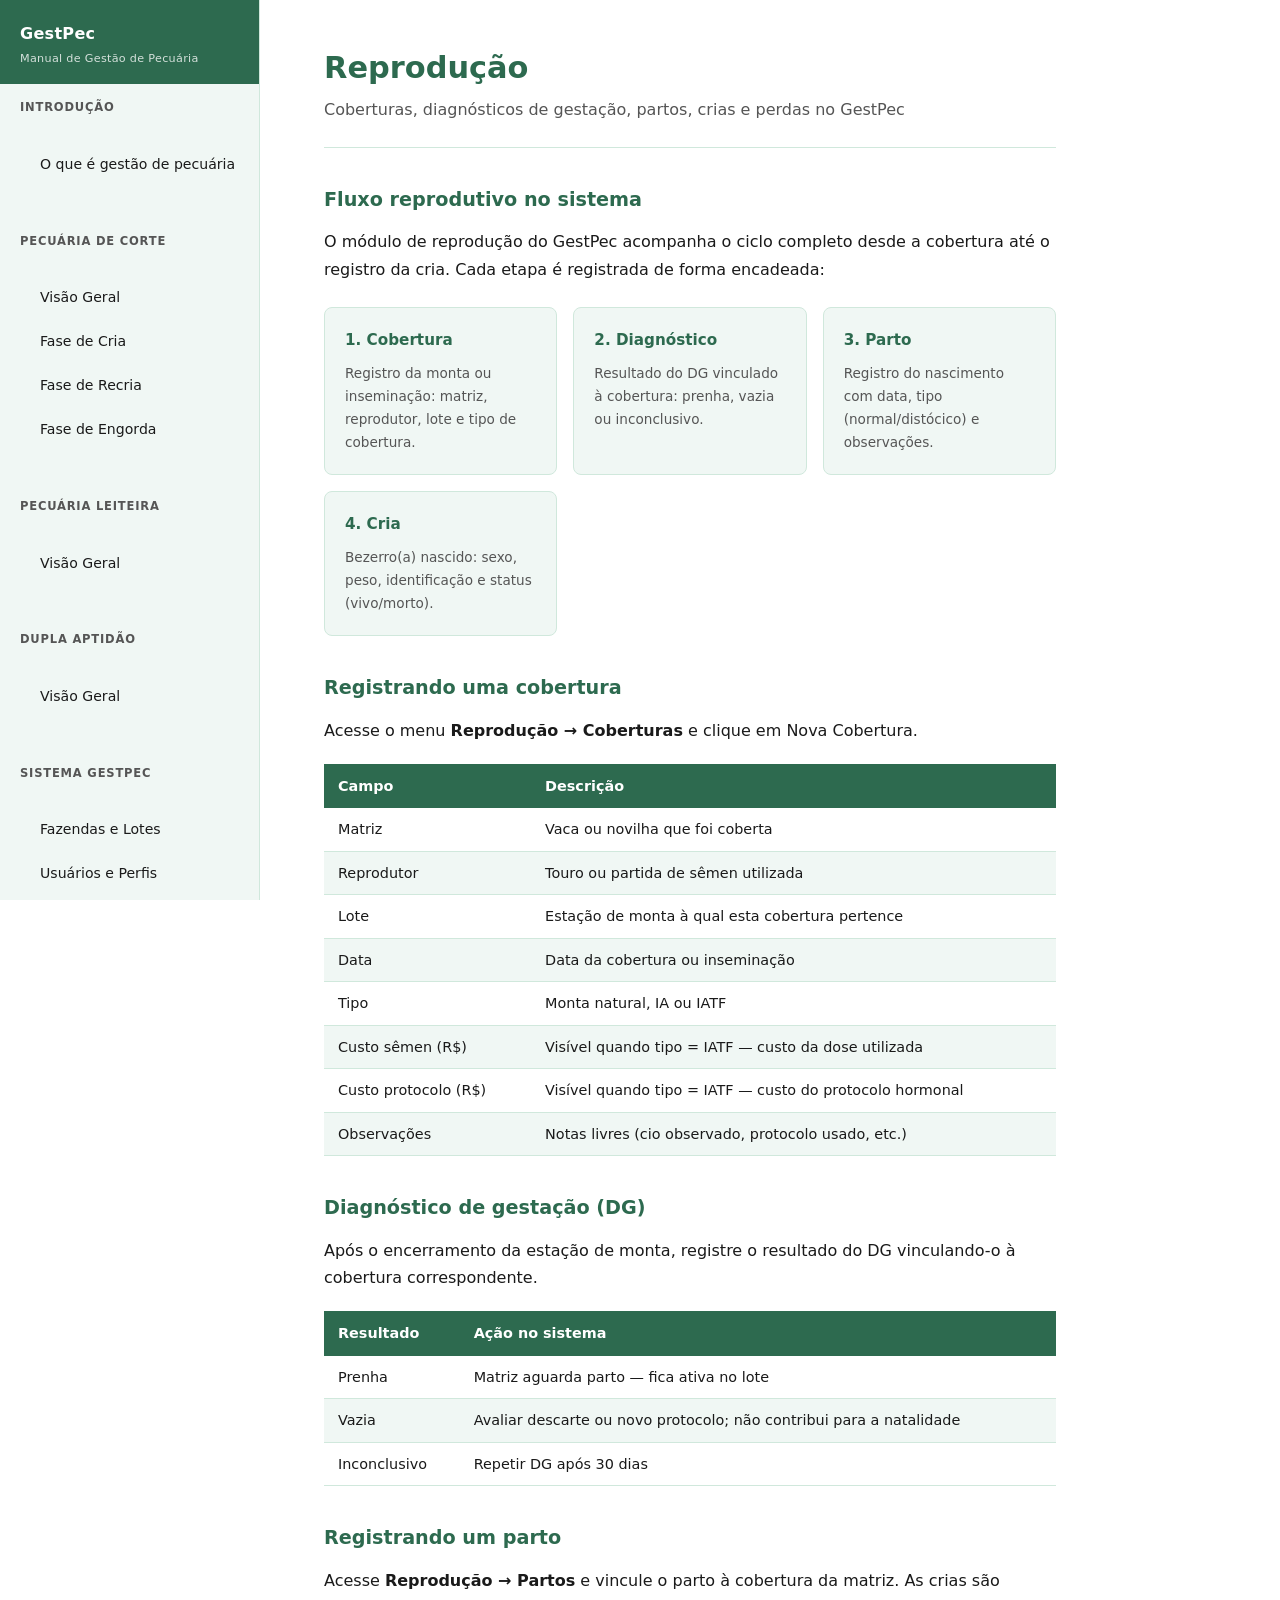
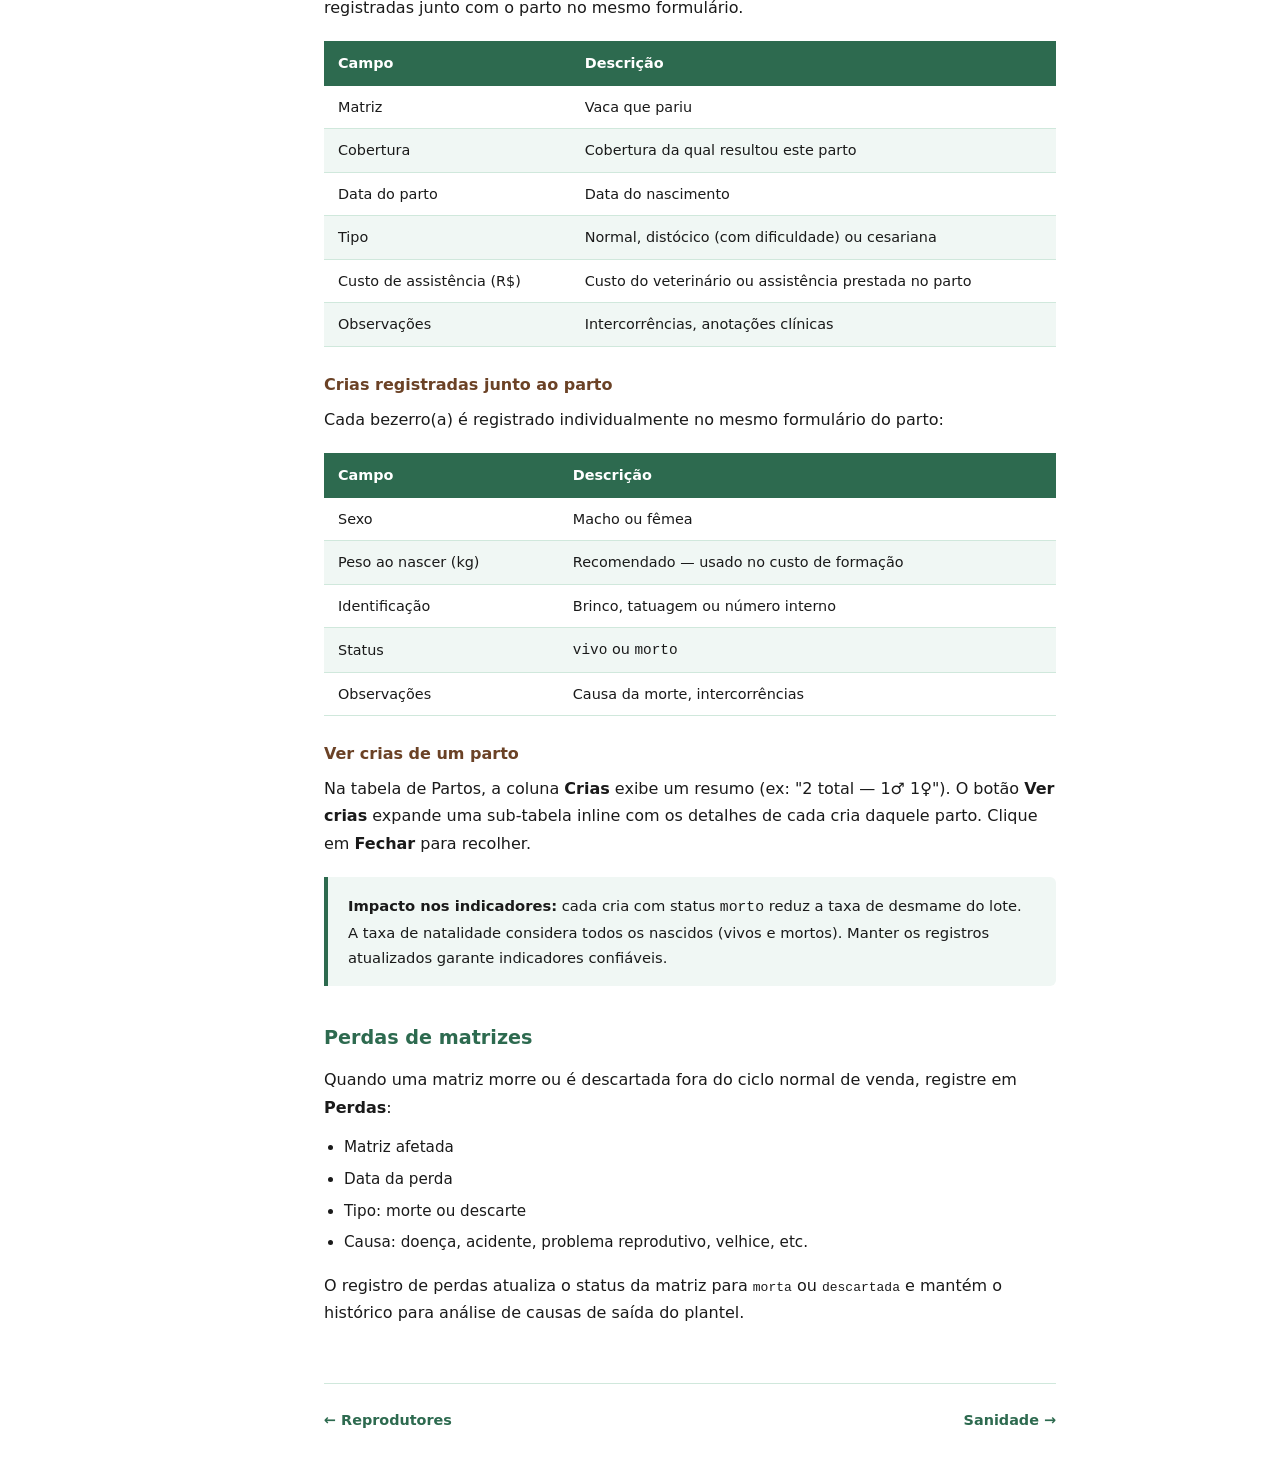
<file: manual/sistema/reproducao.html>
<!DOCTYPE html>
<html lang="pt-BR">
<head>
  <meta charset="UTF-8">
  <meta name="viewport" content="width=device-width, initial-scale=1.0">
  <title>Reprodução — GestPec</title>
  <link rel="stylesheet" href="../../assets/style.css">
</head>
<body>
<div class="layout">

  <aside class="sidebar">
    <a href="../../index.html" class="sidebar-logo">
      GestPec
      <span>Manual de Gestão de Pecuária</span>
    </a>
    <nav>
      <div class="nav-grupo">Introdução</div>
      <ul>
        <li><a href="../introducao.html">O que é gestão de pecuária</a></li>
      </ul>

      <div class="nav-grupo">Pecuária de Corte</div>
      <ul>
        <li><a href="../corte/index.html">Visão Geral</a></li>
        <li><a href="../corte/cria.html">Fase de Cria</a></li>
        <li><a href="../corte/recria.html">Fase de Recria</a></li>
        <li><a href="../corte/engorda.html">Fase de Engorda</a></li>
      </ul>

      <div class="nav-grupo">Pecuária Leiteira</div>
      <ul>
        <li><a href="../leite/index.html">Visão Geral</a></li>
      </ul>

      <div class="nav-grupo">Dupla Aptidão</div>
      <ul>
        <li><a href="../dupla-aptidao/index.html">Visão Geral</a></li>
      </ul>

      <div class="nav-grupo">Sistema GestPec</div>
      <ul>
        <li><a href="fazendas.html">Fazendas e Lotes</a></li>
        <li><a href="usuarios.html">Usuários e Perfis</a></li>
        <li><a href="matrizes.html">Matrizes</a></li>
        <li><a href="reprodutores.html">Reprodutores</a></li>
        <li><a href="reproducao.html">Reprodução</a></li>
        <li><a href="sanidade.html">Sanidade</a></li>
        <li><a href="financeiro.html">Financeiro e Pessoal</a></li>
      </ul>
    </nav>
  </aside>

  <main class="conteudo">
    <h1>Reprodução</h1>
    <p class="subtitulo">Coberturas, diagnósticos de gestação, partos, crias e perdas no GestPec</p>

    <h2>Fluxo reprodutivo no sistema</h2>
    <p>
      O módulo de reprodução do GestPec acompanha o ciclo completo desde a cobertura
      até o registro da cria. Cada etapa é registrada de forma encadeada:
    </p>

    <div class="cards">
      <div class="card">
        <h4>1. Cobertura</h4>
        <p>Registro da monta ou inseminação: matriz, reprodutor, lote e tipo de cobertura.</p>
      </div>
      <div class="card">
        <h4>2. Diagnóstico</h4>
        <p>Resultado do DG vinculado à cobertura: prenha, vazia ou inconclusivo.</p>
      </div>
      <div class="card">
        <h4>3. Parto</h4>
        <p>Registro do nascimento com data, tipo (normal/distócico) e observações.</p>
      </div>
      <div class="card">
        <h4>4. Cria</h4>
        <p>Bezerro(a) nascido: sexo, peso, identificação e status (vivo/morto).</p>
      </div>
    </div>

    <h2>Registrando uma cobertura</h2>
    <p>
      Acesse o menu <strong>Reprodução → Coberturas</strong> e clique em Nova Cobertura.
    </p>
    <table>
      <thead>
        <tr><th>Campo</th><th>Descrição</th></tr>
      </thead>
      <tbody>
        <tr><td>Matriz</td><td>Vaca ou novilha que foi coberta</td></tr>
        <tr><td>Reprodutor</td><td>Touro ou partida de sêmen utilizada</td></tr>
        <tr><td>Lote</td><td>Estação de monta à qual esta cobertura pertence</td></tr>
        <tr><td>Data</td><td>Data da cobertura ou inseminação</td></tr>
        <tr><td>Tipo</td><td>Monta natural, IA ou IATF</td></tr>
        <tr><td>Custo sêmen (R$)</td><td>Visível quando tipo = IATF — custo da dose utilizada</td></tr>
        <tr><td>Custo protocolo (R$)</td><td>Visível quando tipo = IATF — custo do protocolo hormonal</td></tr>
        <tr><td>Observações</td><td>Notas livres (cio observado, protocolo usado, etc.)</td></tr>
      </tbody>
    </table>

    <h2>Diagnóstico de gestação (DG)</h2>
    <p>
      Após o encerramento da estação de monta, registre o resultado do DG vinculando-o
      à cobertura correspondente.
    </p>
    <table>
      <thead>
        <tr><th>Resultado</th><th>Ação no sistema</th></tr>
      </thead>
      <tbody>
        <tr><td>Prenha</td><td>Matriz aguarda parto — fica ativa no lote</td></tr>
        <tr><td>Vazia</td><td>Avaliar descarte ou novo protocolo; não contribui para a natalidade</td></tr>
        <tr><td>Inconclusivo</td><td>Repetir DG após 30 dias</td></tr>
      </tbody>
    </table>

    <h2>Registrando um parto</h2>
    <p>
      Acesse <strong>Reprodução → Partos</strong> e vincule o parto à cobertura da matriz.
      As crias são registradas junto com o parto no mesmo formulário.
    </p>
    <table>
      <thead>
        <tr><th>Campo</th><th>Descrição</th></tr>
      </thead>
      <tbody>
        <tr><td>Matriz</td><td>Vaca que pariu</td></tr>
        <tr><td>Cobertura</td><td>Cobertura da qual resultou este parto</td></tr>
        <tr><td>Data do parto</td><td>Data do nascimento</td></tr>
        <tr><td>Tipo</td><td>Normal, distócico (com dificuldade) ou cesariana</td></tr>
        <tr><td>Custo de assistência (R$)</td><td>Custo do veterinário ou assistência prestada no parto</td></tr>
        <tr><td>Observações</td><td>Intercorrências, anotações clínicas</td></tr>
      </tbody>
    </table>

    <h3>Crias registradas junto ao parto</h3>
    <p>
      Cada bezerro(a) é registrado individualmente no mesmo formulário do parto:
    </p>
    <table>
      <thead>
        <tr><th>Campo</th><th>Descrição</th></tr>
      </thead>
      <tbody>
        <tr><td>Sexo</td><td>Macho ou fêmea</td></tr>
        <tr><td>Peso ao nascer (kg)</td><td>Recomendado — usado no custo de formação</td></tr>
        <tr><td>Identificação</td><td>Brinco, tatuagem ou número interno</td></tr>
        <tr><td>Status</td><td><code>vivo</code> ou <code>morto</code></td></tr>
        <tr><td>Observações</td><td>Causa da morte, intercorrências</td></tr>
      </tbody>
    </table>

    <h3>Ver crias de um parto</h3>
    <p>
      Na tabela de Partos, a coluna <strong>Crias</strong> exibe um resumo (ex: "2 total — 1♂ 1♀").
      O botão <strong>Ver crias</strong> expande uma sub-tabela inline com os detalhes de cada cria
      daquele parto. Clique em <strong>Fechar</strong> para recolher.
    </p>

    <div class="destaque">
      <p>
        <strong>Impacto nos indicadores:</strong> cada cria com status <code>morto</code>
        reduz a taxa de desmame do lote. A taxa de natalidade considera todos os nascidos
        (vivos e mortos). Manter os registros atualizados garante indicadores confiáveis.
      </p>
    </div>

    <h2>Perdas de matrizes</h2>
    <p>
      Quando uma matriz morre ou é descartada fora do ciclo normal de venda, registre
      em <strong>Perdas</strong>:
    </p>
    <ul>
      <li>Matriz afetada</li>
      <li>Data da perda</li>
      <li>Tipo: morte ou descarte</li>
      <li>Causa: doença, acidente, problema reprodutivo, velhice, etc.</li>
    </ul>
    <p>
      O registro de perdas atualiza o status da matriz para <code>morta</code> ou
      <code>descartada</code> e mantém o histórico para análise de causas de saída do plantel.
    </p>

    <div class="nav-paginas">
      <a href="reprodutores.html">← Reprodutores</a>
      <a href="sanidade.html">Sanidade →</a>
    </div>
  </main>

</div>
<script src="../../assets/nav.js"></script>
</body>
</html>
</file>
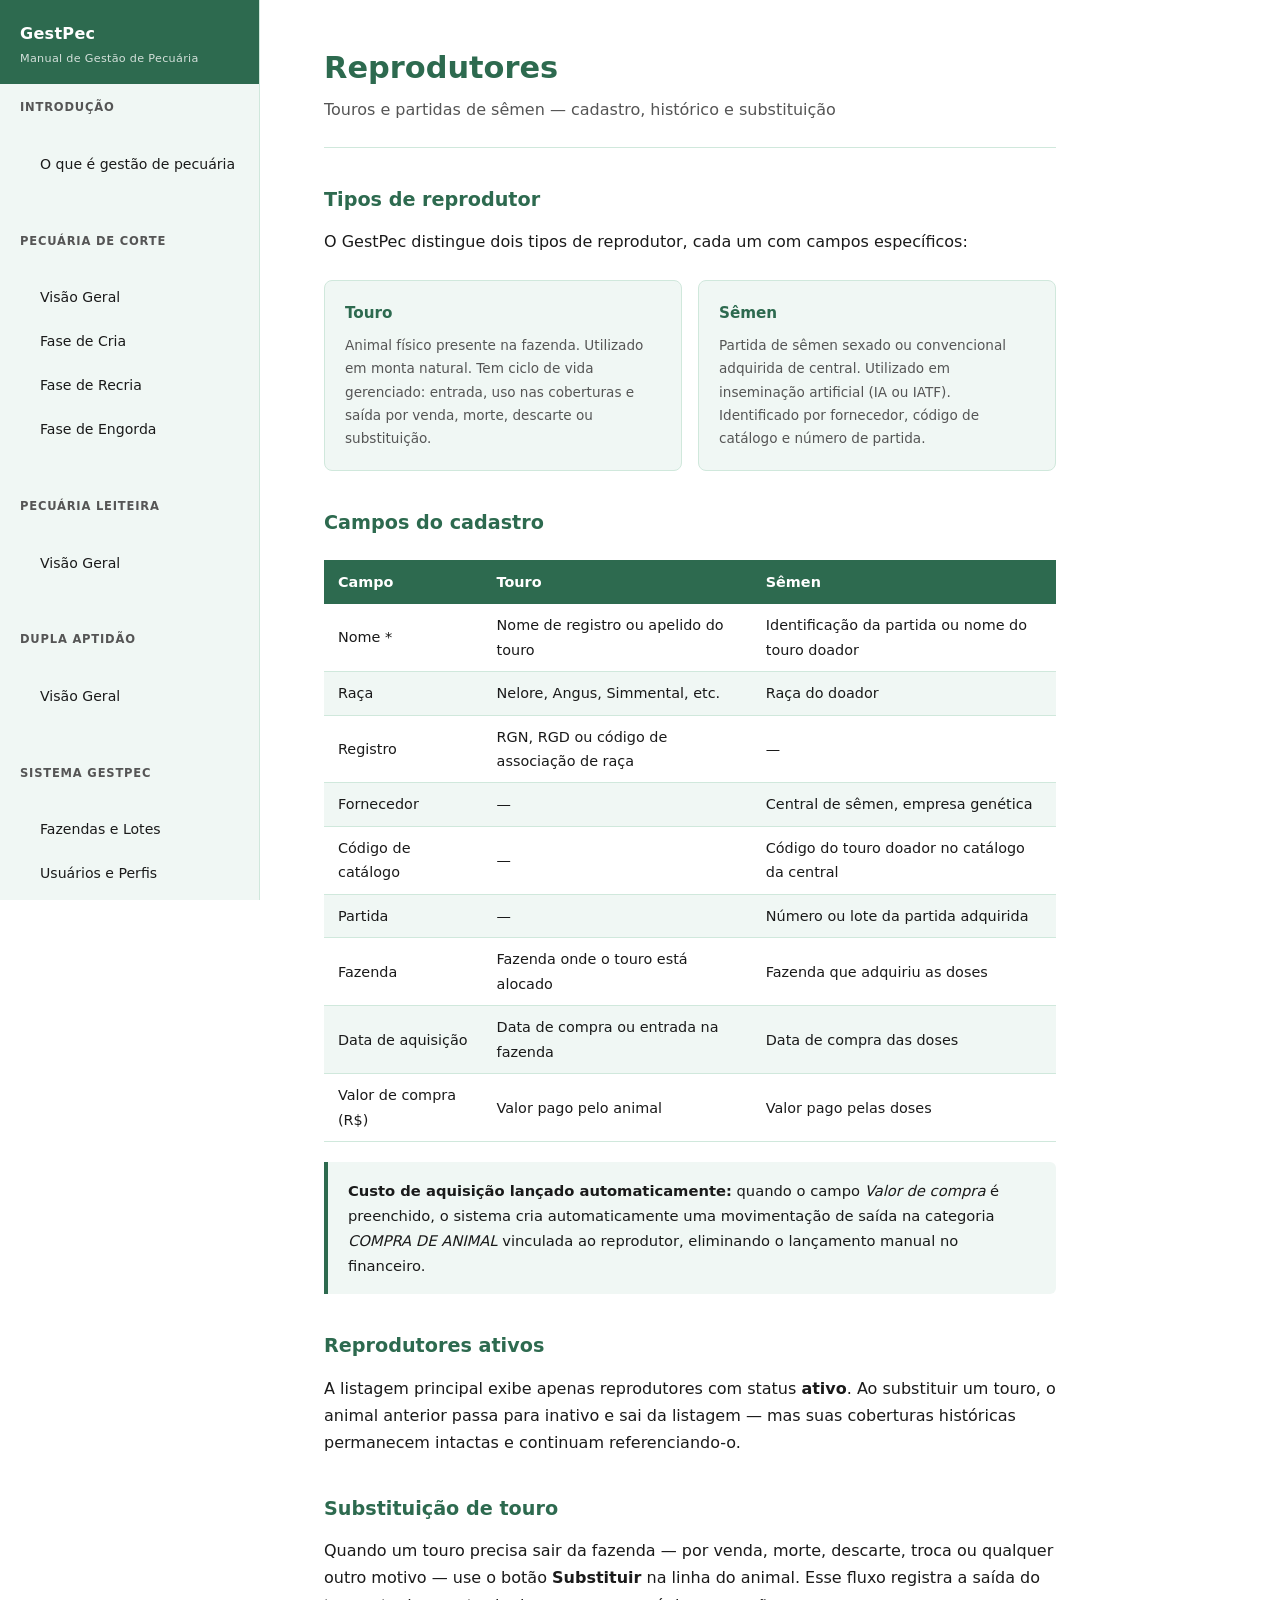
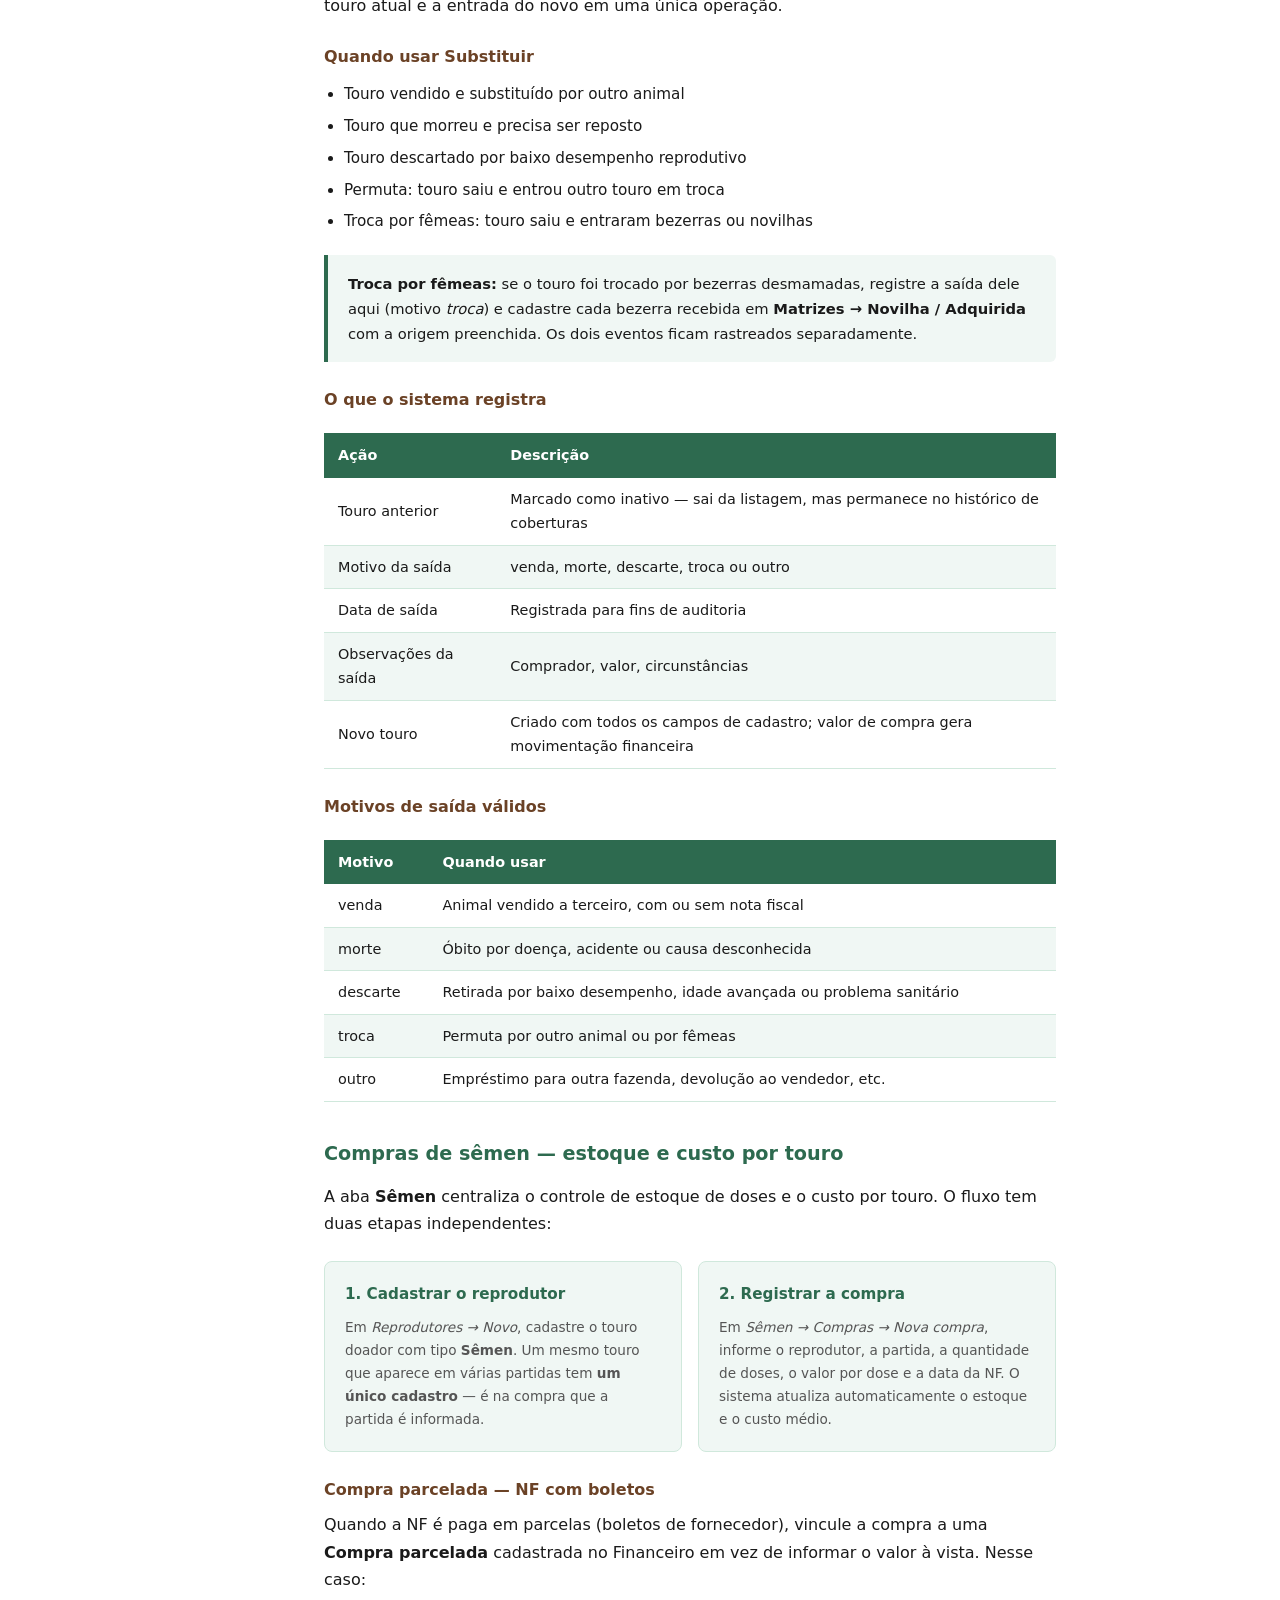
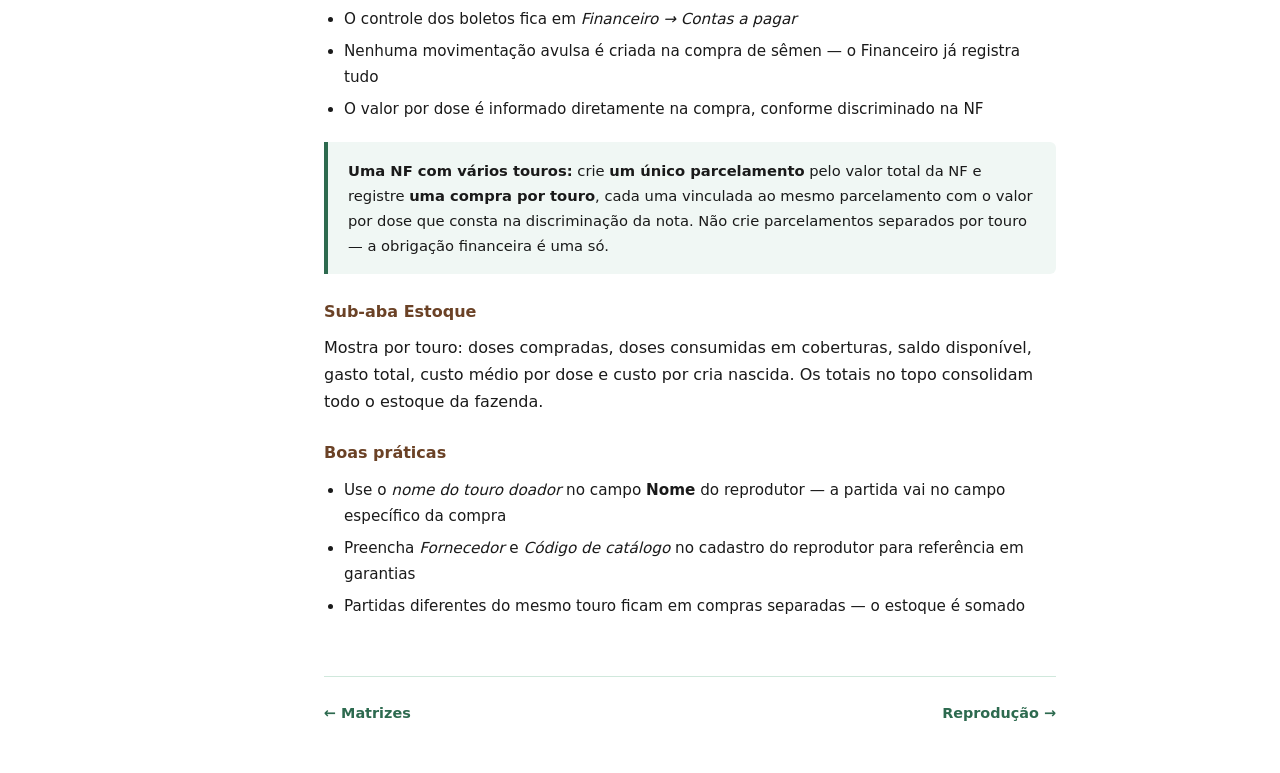
<file: manual/sistema/reprodutores.html>
<!DOCTYPE html>
<html lang="pt-BR">
<head>
  <meta charset="UTF-8">
  <meta name="viewport" content="width=device-width, initial-scale=1.0">
  <title>Reprodutores — GestPec</title>
  <link rel="stylesheet" href="../../assets/style.css">
</head>
<body>
<div class="layout">

  <aside class="sidebar">
    <a href="../../index.html" class="sidebar-logo">
      GestPec
      <span>Manual de Gestão de Pecuária</span>
    </a>
    <nav>
      <div class="nav-grupo">Introdução</div>
      <ul>
        <li><a href="../introducao.html">O que é gestão de pecuária</a></li>
      </ul>

      <div class="nav-grupo">Pecuária de Corte</div>
      <ul>
        <li><a href="../corte/index.html">Visão Geral</a></li>
        <li><a href="../corte/cria.html">Fase de Cria</a></li>
        <li><a href="../corte/recria.html">Fase de Recria</a></li>
        <li><a href="../corte/engorda.html">Fase de Engorda</a></li>
      </ul>

      <div class="nav-grupo">Pecuária Leiteira</div>
      <ul>
        <li><a href="../leite/index.html">Visão Geral</a></li>
      </ul>

      <div class="nav-grupo">Dupla Aptidão</div>
      <ul>
        <li><a href="../dupla-aptidao/index.html">Visão Geral</a></li>
      </ul>

      <div class="nav-grupo">Sistema GestPec</div>
      <ul>
        <li><a href="fazendas.html">Fazendas e Lotes</a></li>
        <li><a href="usuarios.html">Usuários e Perfis</a></li>
        <li><a href="matrizes.html">Matrizes</a></li>
        <li><a href="reprodutores.html">Reprodutores</a></li>
        <li><a href="reproducao.html">Reprodução</a></li>
        <li><a href="sanidade.html">Sanidade</a></li>
        <li><a href="financeiro.html">Financeiro e Pessoal</a></li>
      </ul>
    </nav>
  </aside>

  <main class="conteudo">
    <h1>Reprodutores</h1>
    <p class="subtitulo">Touros e partidas de sêmen — cadastro, histórico e substituição</p>

    <h2>Tipos de reprodutor</h2>
    <p>
      O GestPec distingue dois tipos de reprodutor, cada um com campos específicos:
    </p>

    <div class="cards">
      <div class="card">
        <h4>Touro</h4>
        <p>
          Animal físico presente na fazenda. Utilizado em monta natural.
          Tem ciclo de vida gerenciado: entrada, uso nas coberturas e saída por
          venda, morte, descarte ou substituição.
        </p>
      </div>
      <div class="card">
        <h4>Sêmen</h4>
        <p>
          Partida de sêmen sexado ou convencional adquirida de central.
          Utilizado em inseminação artificial (IA ou IATF). Identificado
          por fornecedor, código de catálogo e número de partida.
        </p>
      </div>
    </div>

    <h2>Campos do cadastro</h2>
    <table>
      <thead>
        <tr><th>Campo</th><th>Touro</th><th>Sêmen</th></tr>
      </thead>
      <tbody>
        <tr><td>Nome *</td><td>Nome de registro ou apelido do touro</td><td>Identificação da partida ou nome do touro doador</td></tr>
        <tr><td>Raça</td><td>Nelore, Angus, Simmental, etc.</td><td>Raça do doador</td></tr>
        <tr><td>Registro</td><td>RGN, RGD ou código de associação de raça</td><td>—</td></tr>
        <tr><td>Fornecedor</td><td>—</td><td>Central de sêmen, empresa genética</td></tr>
        <tr><td>Código de catálogo</td><td>—</td><td>Código do touro doador no catálogo da central</td></tr>
        <tr><td>Partida</td><td>—</td><td>Número ou lote da partida adquirida</td></tr>
        <tr><td>Fazenda</td><td>Fazenda onde o touro está alocado</td><td>Fazenda que adquiriu as doses</td></tr>
        <tr><td>Data de aquisição</td><td>Data de compra ou entrada na fazenda</td><td>Data de compra das doses</td></tr>
        <tr><td>Valor de compra (R$)</td><td>Valor pago pelo animal</td><td>Valor pago pelas doses</td></tr>
      </tbody>
    </table>

    <div class="destaque">
      <p>
        <strong>Custo de aquisição lançado automaticamente:</strong> quando o campo
        <em>Valor de compra</em> é preenchido, o sistema cria automaticamente uma
        movimentação de saída na categoria <em>COMPRA DE ANIMAL</em> vinculada
        ao reprodutor, eliminando o lançamento manual no financeiro.
      </p>
    </div>

    <h2>Reprodutores ativos</h2>
    <p>
      A listagem principal exibe apenas reprodutores com status <strong>ativo</strong>.
      Ao substituir um touro, o animal anterior passa para inativo e sai da listagem —
      mas suas coberturas históricas permanecem intactas e continuam referenciando-o.
    </p>

    <h2>Substituição de touro</h2>
    <p>
      Quando um touro precisa sair da fazenda — por venda, morte, descarte, troca
      ou qualquer outro motivo — use o botão <strong>Substituir</strong> na linha
      do animal. Esse fluxo registra a saída do touro atual e a entrada do novo
      em uma única operação.
    </p>

    <h3>Quando usar Substituir</h3>
    <ul>
      <li>Touro vendido e substituído por outro animal</li>
      <li>Touro que morreu e precisa ser reposto</li>
      <li>Touro descartado por baixo desempenho reprodutivo</li>
      <li>Permuta: touro saiu e entrou outro touro em troca</li>
      <li>Troca por fêmeas: touro saiu e entraram bezerras ou novilhas</li>
    </ul>

    <div class="destaque">
      <p>
        <strong>Troca por fêmeas:</strong> se o touro foi trocado por bezerras desmamadas,
        registre a saída dele aqui (motivo <em>troca</em>) e cadastre cada bezerra recebida
        em <strong>Matrizes → Novilha / Adquirida</strong> com a origem preenchida.
        Os dois eventos ficam rastreados separadamente.
      </p>
    </div>

    <h3>O que o sistema registra</h3>
    <table>
      <thead>
        <tr><th>Ação</th><th>Descrição</th></tr>
      </thead>
      <tbody>
        <tr><td>Touro anterior</td><td>Marcado como inativo — sai da listagem, mas permanece no histórico de coberturas</td></tr>
        <tr><td>Motivo da saída</td><td>venda, morte, descarte, troca ou outro</td></tr>
        <tr><td>Data de saída</td><td>Registrada para fins de auditoria</td></tr>
        <tr><td>Observações da saída</td><td>Comprador, valor, circunstâncias</td></tr>
        <tr><td>Novo touro</td><td>Criado com todos os campos de cadastro; valor de compra gera movimentação financeira</td></tr>
      </tbody>
    </table>

    <h3>Motivos de saída válidos</h3>
    <table>
      <thead>
        <tr><th>Motivo</th><th>Quando usar</th></tr>
      </thead>
      <tbody>
        <tr><td>venda</td><td>Animal vendido a terceiro, com ou sem nota fiscal</td></tr>
        <tr><td>morte</td><td>Óbito por doença, acidente ou causa desconhecida</td></tr>
        <tr><td>descarte</td><td>Retirada por baixo desempenho, idade avançada ou problema sanitário</td></tr>
        <tr><td>troca</td><td>Permuta por outro animal ou por fêmeas</td></tr>
        <tr><td>outro</td><td>Empréstimo para outra fazenda, devolução ao vendedor, etc.</td></tr>
      </tbody>
    </table>

    <h2 id="compras-semen">Compras de sêmen — estoque e custo por touro</h2>
    <p>
      A aba <strong>Sêmen</strong> centraliza o controle de estoque de doses e o custo
      por touro. O fluxo tem duas etapas independentes:
    </p>
    <div class="cards">
      <div class="card">
        <h4>1. Cadastrar o reprodutor</h4>
        <p>
          Em <em>Reprodutores → Novo</em>, cadastre o touro doador com tipo
          <strong>Sêmen</strong>. Um mesmo touro que aparece em várias partidas tem
          <strong>um único cadastro</strong> — é na compra que a partida é informada.
        </p>
      </div>
      <div class="card">
        <h4>2. Registrar a compra</h4>
        <p>
          Em <em>Sêmen → Compras → Nova compra</em>, informe o reprodutor, a partida,
          a quantidade de doses, o valor por dose e a data da NF.
          O sistema atualiza automaticamente o estoque e o custo médio.
        </p>
      </div>
    </div>

    <h3>Compra parcelada — NF com boletos</h3>
    <p>
      Quando a NF é paga em parcelas (boletos de fornecedor), vincule a compra a uma
      <strong>Compra parcelada</strong> cadastrada no Financeiro em vez de informar
      o valor à vista. Nesse caso:
    </p>
    <ul>
      <li>O controle dos boletos fica em <em>Financeiro → Contas a pagar</em></li>
      <li>Nenhuma movimentação avulsa é criada na compra de sêmen — o Financeiro já registra tudo</li>
      <li>O valor por dose é informado diretamente na compra, conforme discriminado na NF</li>
    </ul>
    <div class="destaque">
      <p>
        <strong>Uma NF com vários touros:</strong> crie <strong>um único parcelamento</strong>
        pelo valor total da NF e registre <strong>uma compra por touro</strong>, cada uma
        vinculada ao mesmo parcelamento com o valor por dose que consta na discriminação da nota.
        Não crie parcelamentos separados por touro — a obrigação financeira é uma só.
      </p>
    </div>

    <h3>Sub-aba Estoque</h3>
    <p>
      Mostra por touro: doses compradas, doses consumidas em coberturas, saldo disponível,
      gasto total, custo médio por dose e custo por cria nascida. Os totais no topo
      consolidam todo o estoque da fazenda.
    </p>

    <h3>Boas práticas</h3>
    <ul>
      <li>Use o <em>nome do touro doador</em> no campo <strong>Nome</strong> do reprodutor — a partida vai no campo específico da compra</li>
      <li>Preencha <em>Fornecedor</em> e <em>Código de catálogo</em> no cadastro do reprodutor para referência em garantias</li>
      <li>Partidas diferentes do mesmo touro ficam em compras separadas — o estoque é somado</li>
    </ul>

    <div class="nav-paginas">
      <a href="matrizes.html">← Matrizes</a>
      <a href="reproducao.html">Reprodução →</a>
    </div>
  </main>

</div>
<script src="../../assets/nav.js"></script>
</body>
</html>
</file>
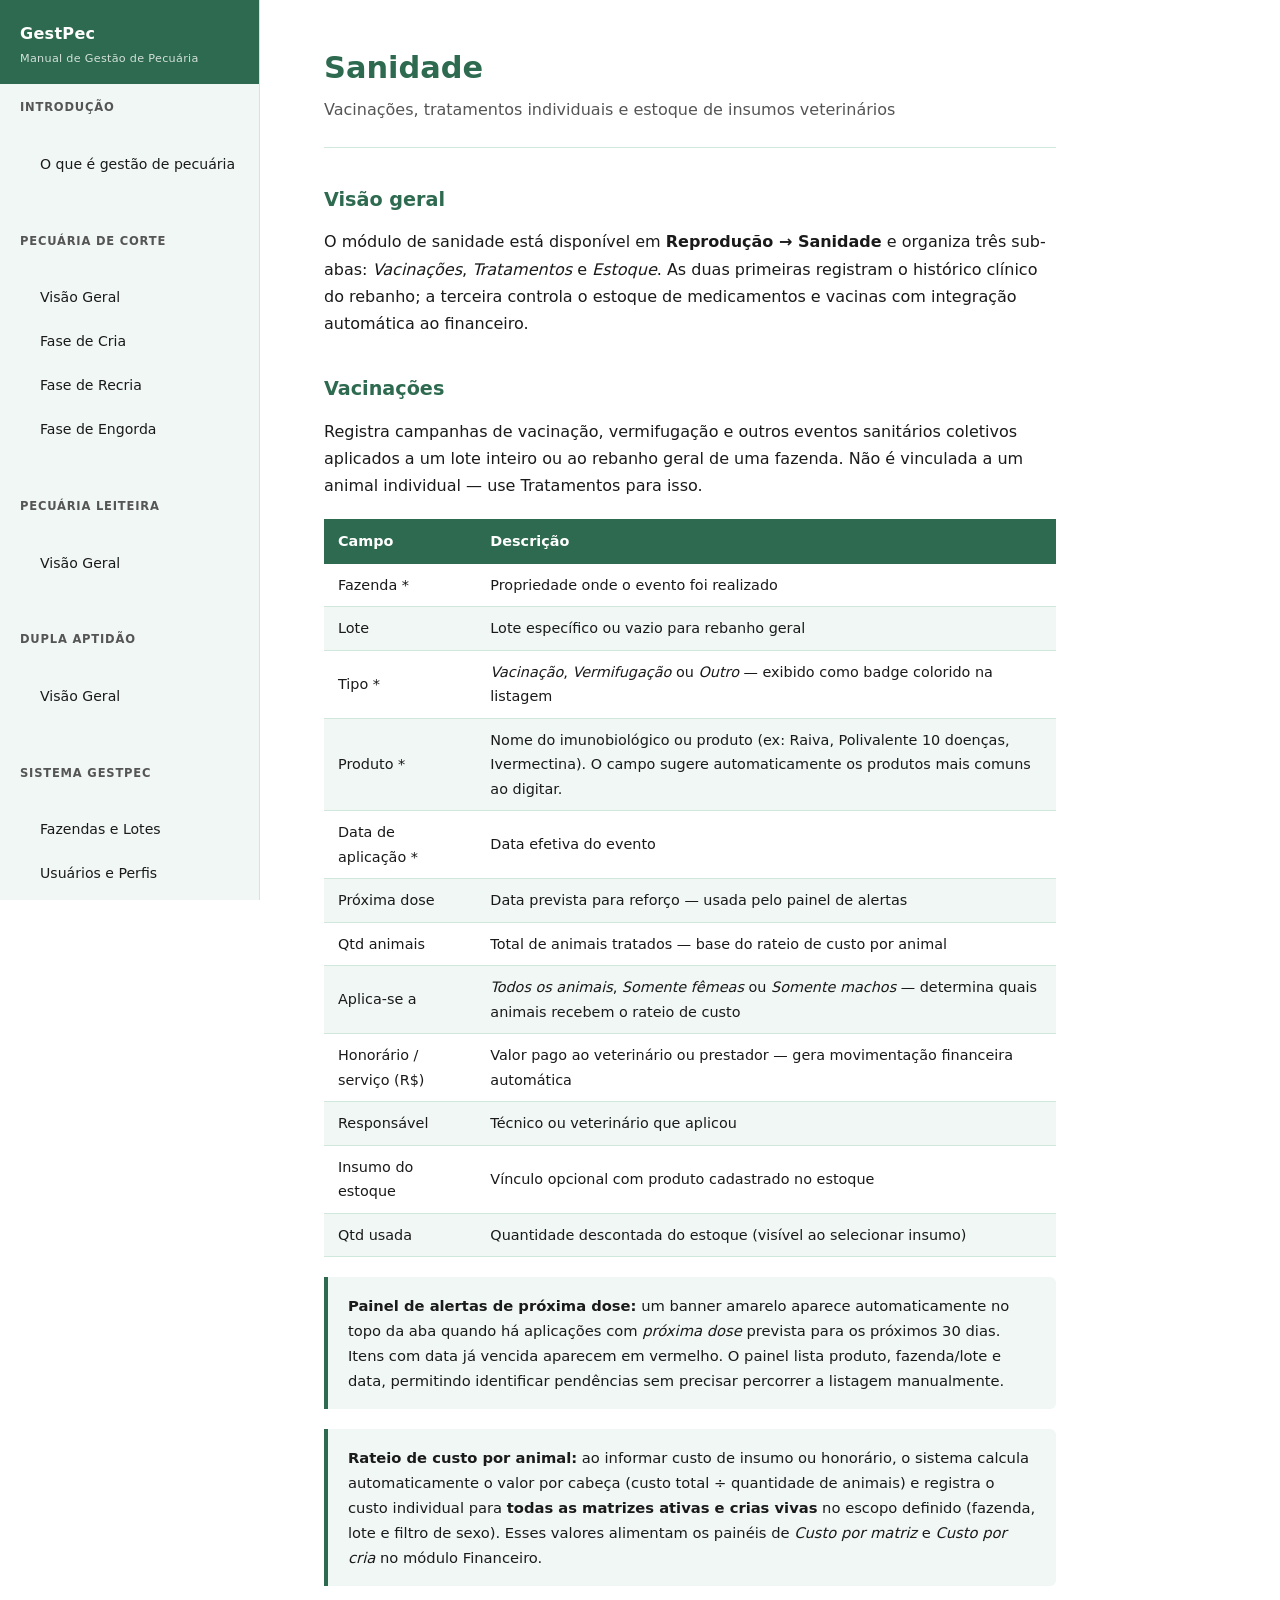
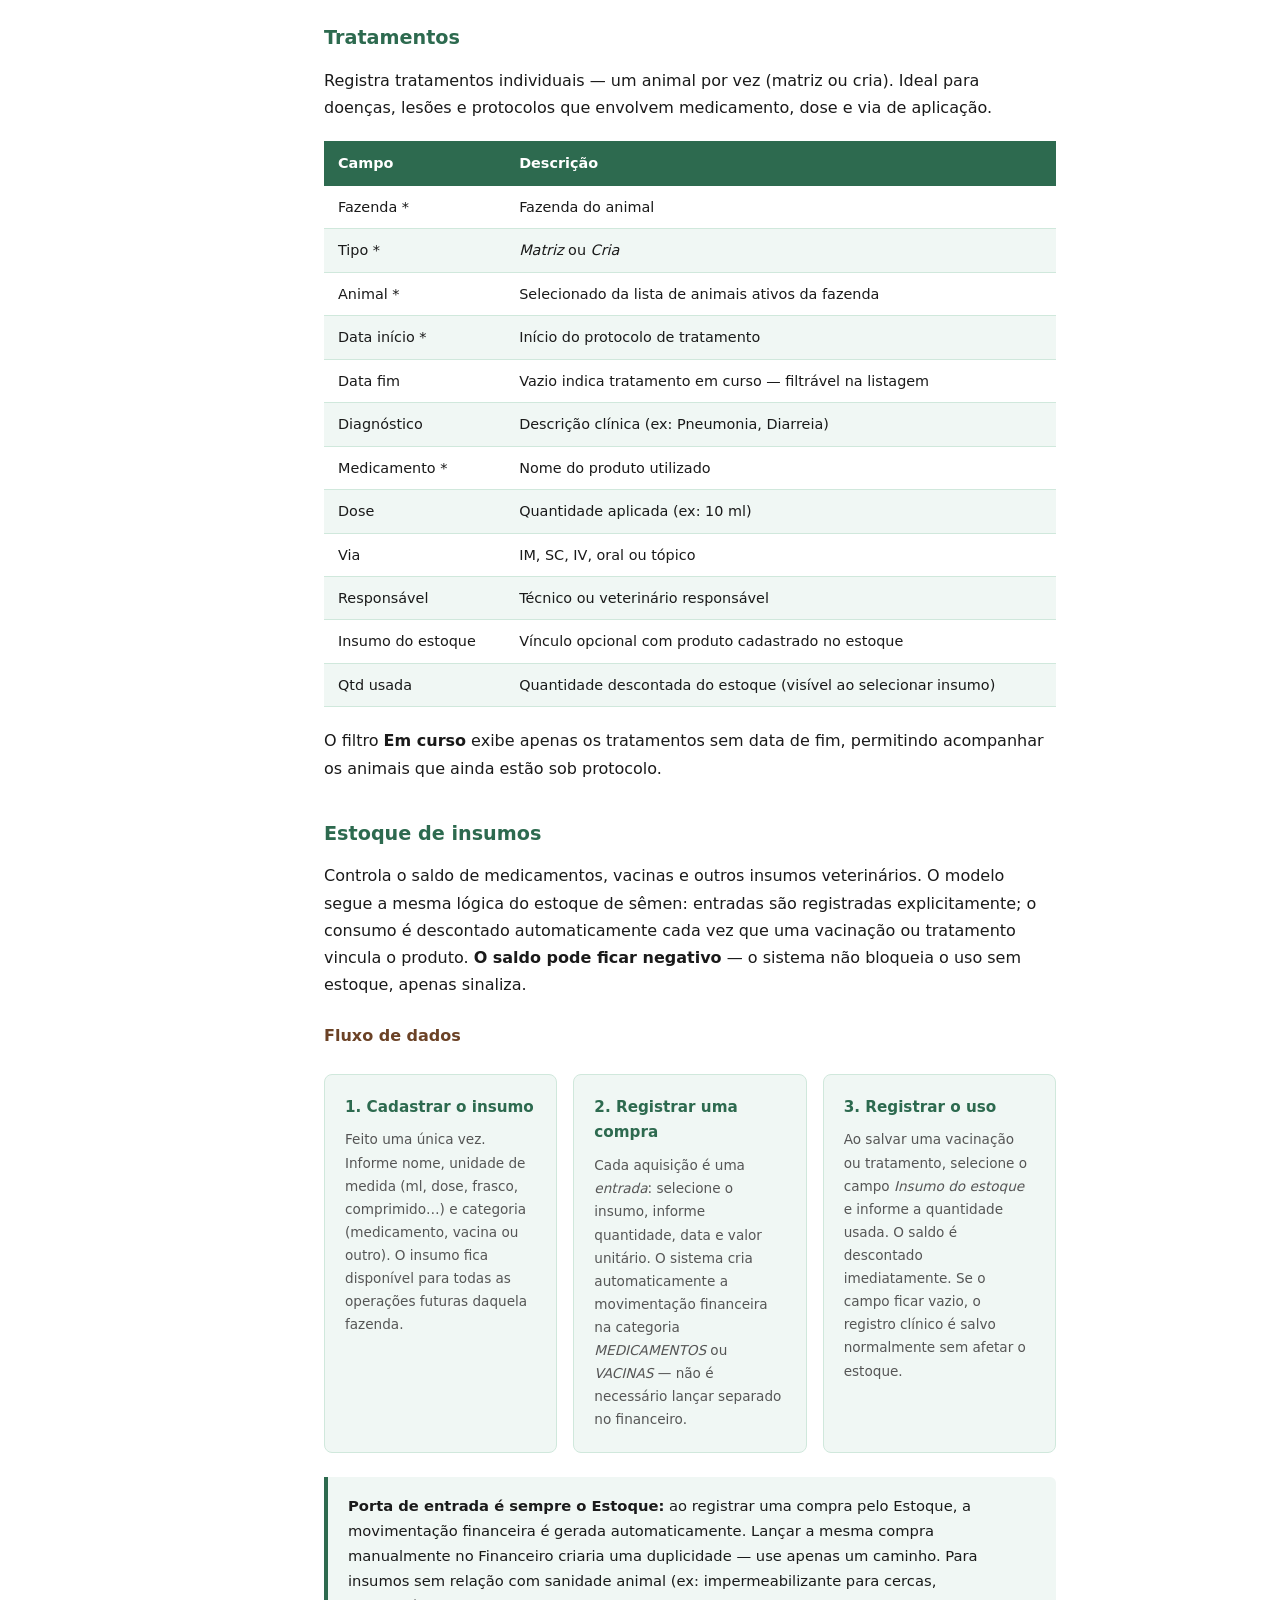
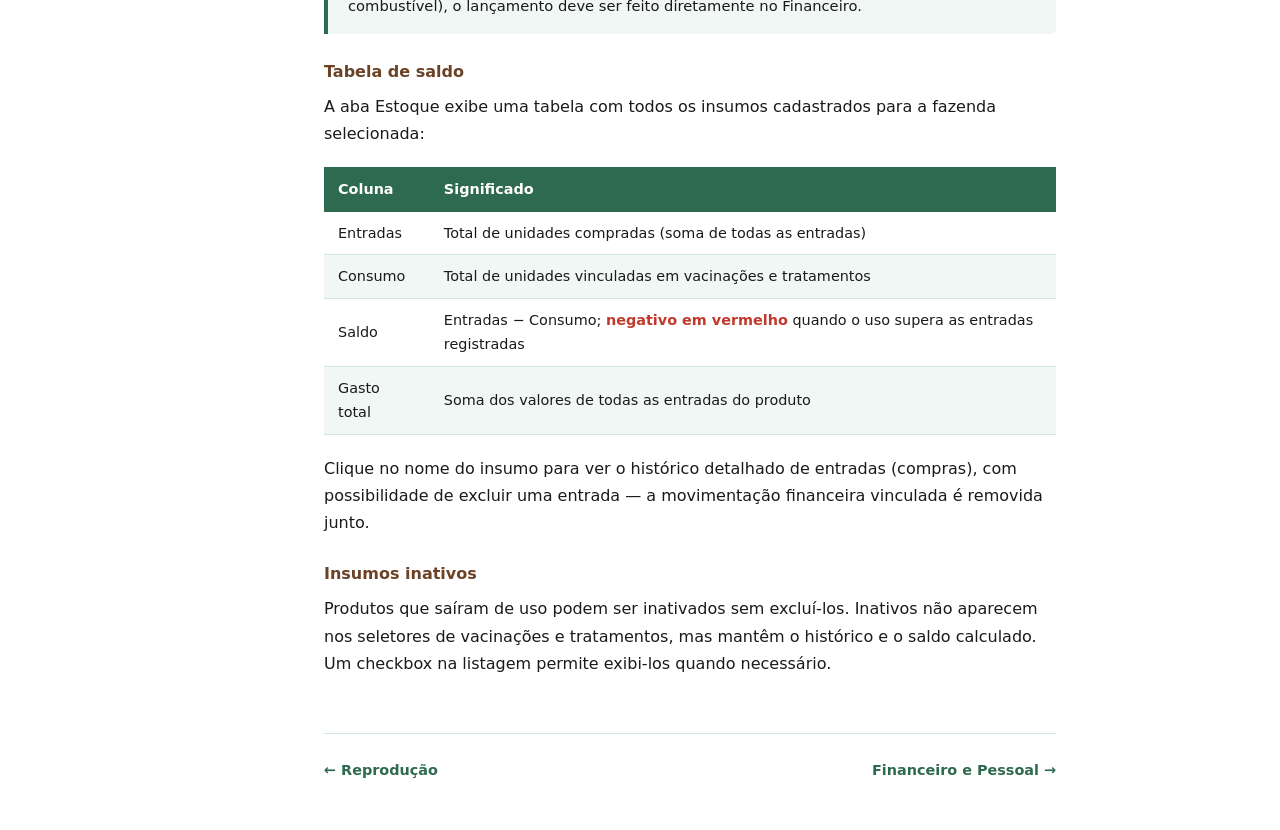
<file: manual/sistema/sanidade.html>
<!DOCTYPE html>
<html lang="pt-BR">
<head>
  <meta charset="UTF-8">
  <meta name="viewport" content="width=device-width, initial-scale=1.0">
  <title>Sanidade — GestPec</title>
  <link rel="stylesheet" href="../../assets/style.css">
</head>
<body>
<div class="layout">

  <aside class="sidebar">
    <a href="../../index.html" class="sidebar-logo">
      GestPec
      <span>Manual de Gestão de Pecuária</span>
    </a>
    <nav>
      <div class="nav-grupo">Introdução</div>
      <ul>
        <li><a href="../introducao.html">O que é gestão de pecuária</a></li>
      </ul>

      <div class="nav-grupo">Pecuária de Corte</div>
      <ul>
        <li><a href="../corte/index.html">Visão Geral</a></li>
        <li><a href="../corte/cria.html">Fase de Cria</a></li>
        <li><a href="../corte/recria.html">Fase de Recria</a></li>
        <li><a href="../corte/engorda.html">Fase de Engorda</a></li>
      </ul>

      <div class="nav-grupo">Pecuária Leiteira</div>
      <ul>
        <li><a href="../leite/index.html">Visão Geral</a></li>
      </ul>

      <div class="nav-grupo">Dupla Aptidão</div>
      <ul>
        <li><a href="../dupla-aptidao/index.html">Visão Geral</a></li>
      </ul>

      <div class="nav-grupo">Sistema GestPec</div>
      <ul>
        <li><a href="fazendas.html">Fazendas e Lotes</a></li>
        <li><a href="usuarios.html">Usuários e Perfis</a></li>
        <li><a href="matrizes.html">Matrizes</a></li>
        <li><a href="reprodutores.html">Reprodutores</a></li>
        <li><a href="reproducao.html">Reprodução</a></li>
        <li><a href="sanidade.html">Sanidade</a></li>
        <li><a href="financeiro.html">Financeiro e Pessoal</a></li>
      </ul>
    </nav>
  </aside>

  <main class="conteudo">
    <h1>Sanidade</h1>
    <p class="subtitulo">Vacinações, tratamentos individuais e estoque de insumos veterinários</p>

    <h2>Visão geral</h2>
    <p>
      O módulo de sanidade está disponível em <strong>Reprodução → Sanidade</strong> e organiza
      três sub-abas: <em>Vacinações</em>, <em>Tratamentos</em> e <em>Estoque</em>.
      As duas primeiras registram o histórico clínico do rebanho; a terceira controla o
      estoque de medicamentos e vacinas com integração automática ao financeiro.
    </p>

    <h2>Vacinações</h2>
    <p>
      Registra campanhas de vacinação, vermifugação e outros eventos sanitários coletivos
      aplicados a um lote inteiro ou ao rebanho geral de uma fazenda. Não é vinculada a um
      animal individual — use Tratamentos para isso.
    </p>
    <table>
      <thead>
        <tr><th>Campo</th><th>Descrição</th></tr>
      </thead>
      <tbody>
        <tr><td>Fazenda *</td><td>Propriedade onde o evento foi realizado</td></tr>
        <tr><td>Lote</td><td>Lote específico ou vazio para rebanho geral</td></tr>
        <tr><td>Tipo *</td><td><em>Vacinação</em>, <em>Vermifugação</em> ou <em>Outro</em> — exibido como badge colorido na listagem</td></tr>
        <tr><td>Produto *</td><td>Nome do imunobiológico ou produto (ex: Raiva, Polivalente 10 doenças, Ivermectina). O campo sugere automaticamente os produtos mais comuns ao digitar.</td></tr>
        <tr><td>Data de aplicação *</td><td>Data efetiva do evento</td></tr>
        <tr><td>Próxima dose</td><td>Data prevista para reforço — usada pelo painel de alertas</td></tr>
        <tr><td>Qtd animais</td><td>Total de animais tratados — base do rateio de custo por animal</td></tr>
        <tr><td>Aplica-se a</td><td><em>Todos os animais</em>, <em>Somente fêmeas</em> ou <em>Somente machos</em> — determina quais animais recebem o rateio de custo</td></tr>
        <tr><td>Honorário / serviço (R$)</td><td>Valor pago ao veterinário ou prestador — gera movimentação financeira automática</td></tr>
        <tr><td>Responsável</td><td>Técnico ou veterinário que aplicou</td></tr>
        <tr><td>Insumo do estoque</td><td>Vínculo opcional com produto cadastrado no estoque</td></tr>
        <tr><td>Qtd usada</td><td>Quantidade descontada do estoque (visível ao selecionar insumo)</td></tr>
      </tbody>
    </table>

    <div class="destaque">
      <p>
        <strong>Painel de alertas de próxima dose:</strong> um banner amarelo aparece
        automaticamente no topo da aba quando há aplicações com <em>próxima dose</em>
        prevista para os próximos 30 dias. Itens com data já vencida aparecem em vermelho.
        O painel lista produto, fazenda/lote e data, permitindo identificar pendências
        sem precisar percorrer a listagem manualmente.
      </p>
    </div>

    <div class="destaque">
      <p>
        <strong>Rateio de custo por animal:</strong> ao informar custo de insumo ou honorário,
        o sistema calcula automaticamente o valor por cabeça (custo total ÷ quantidade de animais)
        e registra o custo individual para <strong>todas as matrizes ativas e crias vivas</strong>
        no escopo definido (fazenda, lote e filtro de sexo). Esses valores alimentam os
        painéis de <em>Custo por matriz</em> e <em>Custo por cria</em> no módulo Financeiro.
      </p>
    </div>

    <h2>Tratamentos</h2>
    <p>
      Registra tratamentos individuais — um animal por vez (matriz ou cria). Ideal para
      doenças, lesões e protocolos que envolvem medicamento, dose e via de aplicação.
    </p>
    <table>
      <thead>
        <tr><th>Campo</th><th>Descrição</th></tr>
      </thead>
      <tbody>
        <tr><td>Fazenda *</td><td>Fazenda do animal</td></tr>
        <tr><td>Tipo *</td><td><em>Matriz</em> ou <em>Cria</em></td></tr>
        <tr><td>Animal *</td><td>Selecionado da lista de animais ativos da fazenda</td></tr>
        <tr><td>Data início *</td><td>Início do protocolo de tratamento</td></tr>
        <tr><td>Data fim</td><td>Vazio indica tratamento em curso — filtrável na listagem</td></tr>
        <tr><td>Diagnóstico</td><td>Descrição clínica (ex: Pneumonia, Diarreia)</td></tr>
        <tr><td>Medicamento *</td><td>Nome do produto utilizado</td></tr>
        <tr><td>Dose</td><td>Quantidade aplicada (ex: 10 ml)</td></tr>
        <tr><td>Via</td><td>IM, SC, IV, oral ou tópico</td></tr>
        <tr><td>Responsável</td><td>Técnico ou veterinário responsável</td></tr>
        <tr><td>Insumo do estoque</td><td>Vínculo opcional com produto cadastrado no estoque</td></tr>
        <tr><td>Qtd usada</td><td>Quantidade descontada do estoque (visível ao selecionar insumo)</td></tr>
      </tbody>
    </table>

    <p>
      O filtro <strong>Em curso</strong> exibe apenas os tratamentos sem data de fim,
      permitindo acompanhar os animais que ainda estão sob protocolo.
    </p>

    <h2>Estoque de insumos</h2>
    <p>
      Controla o saldo de medicamentos, vacinas e outros insumos veterinários.
      O modelo segue a mesma lógica do estoque de sêmen: entradas são registradas
      explicitamente; o consumo é descontado automaticamente cada vez que uma vacinação
      ou tratamento vincula o produto. <strong>O saldo pode ficar negativo</strong> — o
      sistema não bloqueia o uso sem estoque, apenas sinaliza.
    </p>

    <h3>Fluxo de dados</h3>
    <div class="cards">
      <div class="card">
        <h4>1. Cadastrar o insumo</h4>
        <p>
          Feito uma única vez. Informe nome, unidade de medida (ml, dose, frasco, comprimido…)
          e categoria (medicamento, vacina ou outro). O insumo fica disponível para todas as
          operações futuras daquela fazenda.
        </p>
      </div>
      <div class="card">
        <h4>2. Registrar uma compra</h4>
        <p>
          Cada aquisição é uma <em>entrada</em>: selecione o insumo, informe quantidade, data
          e valor unitário. O sistema cria automaticamente a movimentação financeira na
          categoria <em>MEDICAMENTOS</em> ou <em>VACINAS</em> — não é necessário lançar
          separado no financeiro.
        </p>
      </div>
      <div class="card">
        <h4>3. Registrar o uso</h4>
        <p>
          Ao salvar uma vacinação ou tratamento, selecione o campo <em>Insumo do estoque</em>
          e informe a quantidade usada. O saldo é descontado imediatamente. Se o campo
          ficar vazio, o registro clínico é salvo normalmente sem afetar o estoque.
        </p>
      </div>
    </div>

    <div class="destaque">
      <p>
        <strong>Porta de entrada é sempre o Estoque:</strong> ao registrar uma compra pelo
        Estoque, a movimentação financeira é gerada automaticamente. Lançar a mesma compra
        manualmente no Financeiro criaria uma duplicidade — use apenas um caminho.
        Para insumos sem relação com sanidade animal (ex: impermeabilizante para cercas,
        combustível), o lançamento deve ser feito diretamente no Financeiro.
      </p>
    </div>

    <h3>Tabela de saldo</h3>
    <p>
      A aba Estoque exibe uma tabela com todos os insumos cadastrados para a fazenda selecionada:
    </p>
    <table>
      <thead>
        <tr><th>Coluna</th><th>Significado</th></tr>
      </thead>
      <tbody>
        <tr><td>Entradas</td><td>Total de unidades compradas (soma de todas as entradas)</td></tr>
        <tr><td>Consumo</td><td>Total de unidades vinculadas em vacinações e tratamentos</td></tr>
        <tr><td>Saldo</td><td>Entradas − Consumo; <strong style="color:#c0392b">negativo em vermelho</strong> quando o uso supera as entradas registradas</td></tr>
        <tr><td>Gasto total</td><td>Soma dos valores de todas as entradas do produto</td></tr>
      </tbody>
    </table>
    <p>
      Clique no nome do insumo para ver o histórico detalhado de entradas (compras), com
      possibilidade de excluir uma entrada — a movimentação financeira vinculada é removida junto.
    </p>

    <h3>Insumos inativos</h3>
    <p>
      Produtos que saíram de uso podem ser inativados sem excluí-los. Inativos não aparecem
      nos seletores de vacinações e tratamentos, mas mantêm o histórico e o saldo calculado.
      Um checkbox na listagem permite exibi-los quando necessário.
    </p>

    <div class="nav-paginas">
      <a href="reproducao.html">← Reprodução</a>
      <a href="financeiro.html">Financeiro e Pessoal →</a>
    </div>
  </main>

</div>
<script src="../../assets/nav.js"></script>
</body>
</html>
</file>
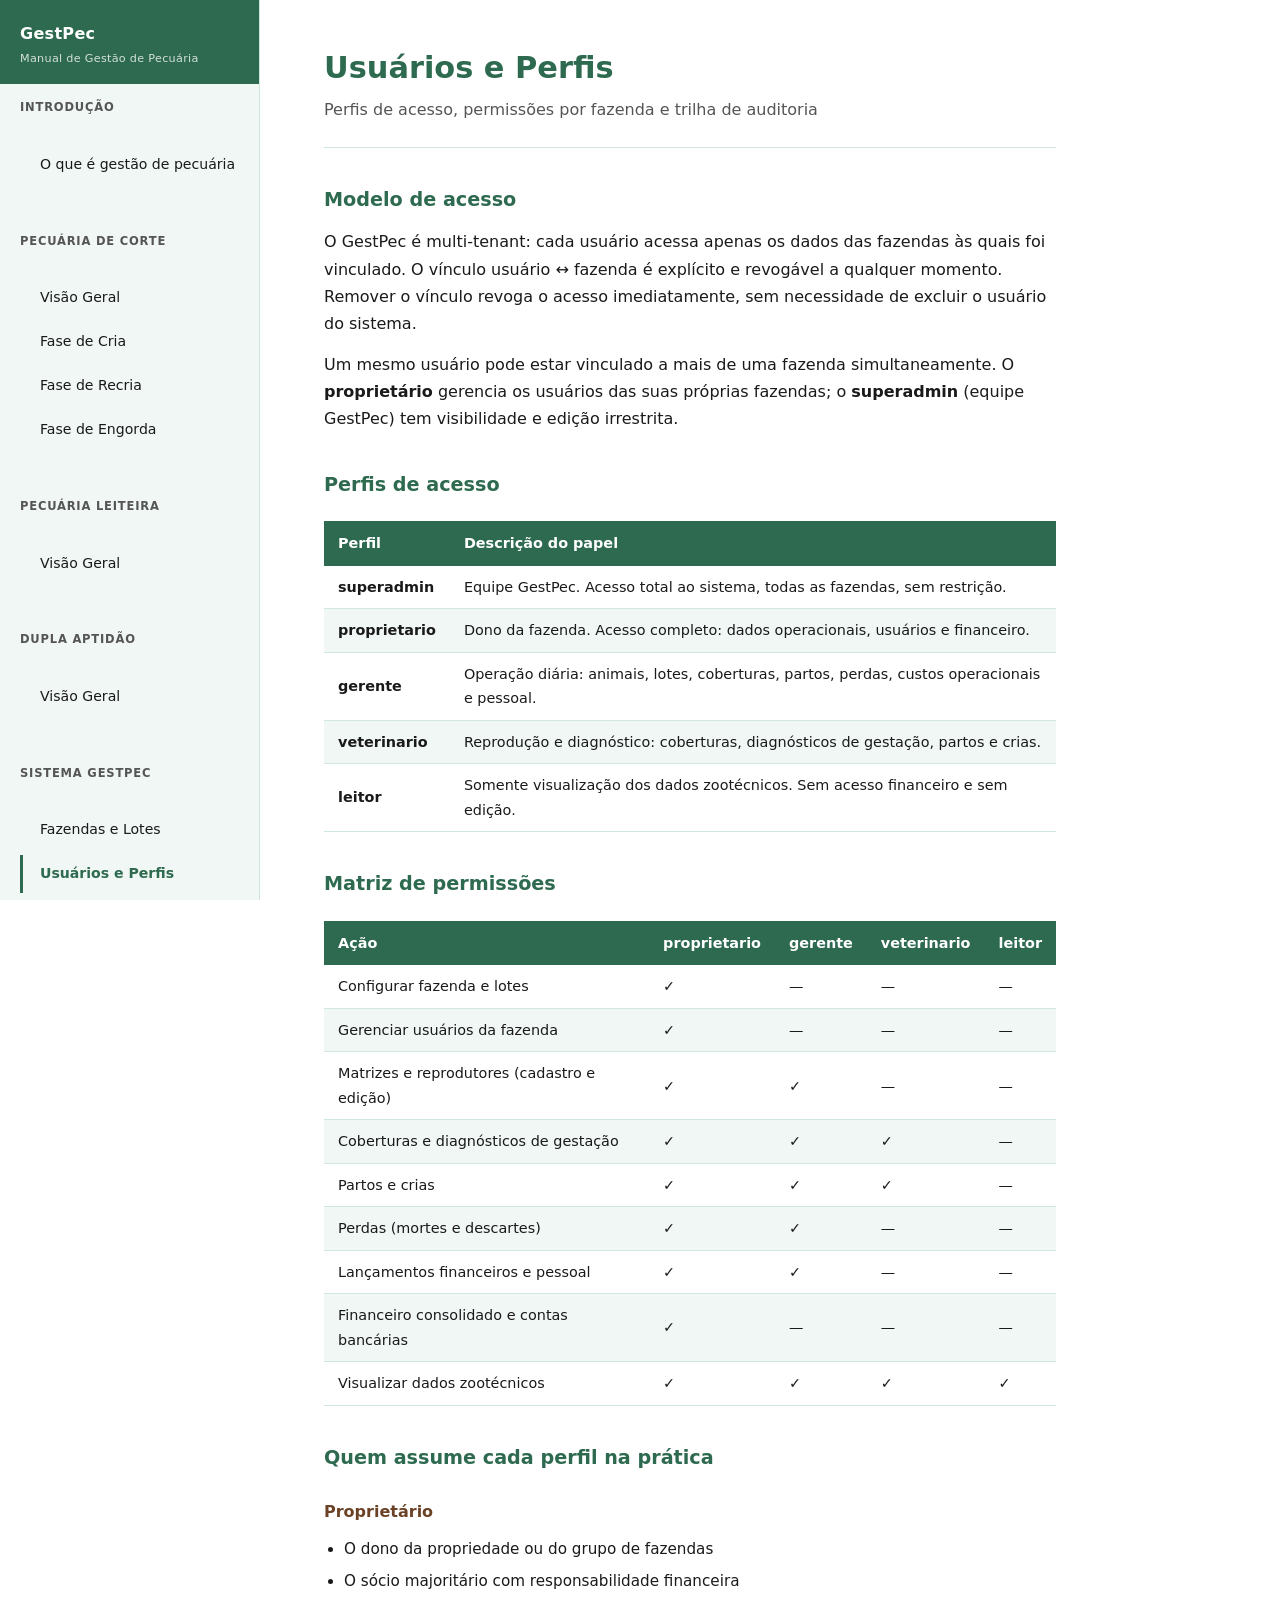
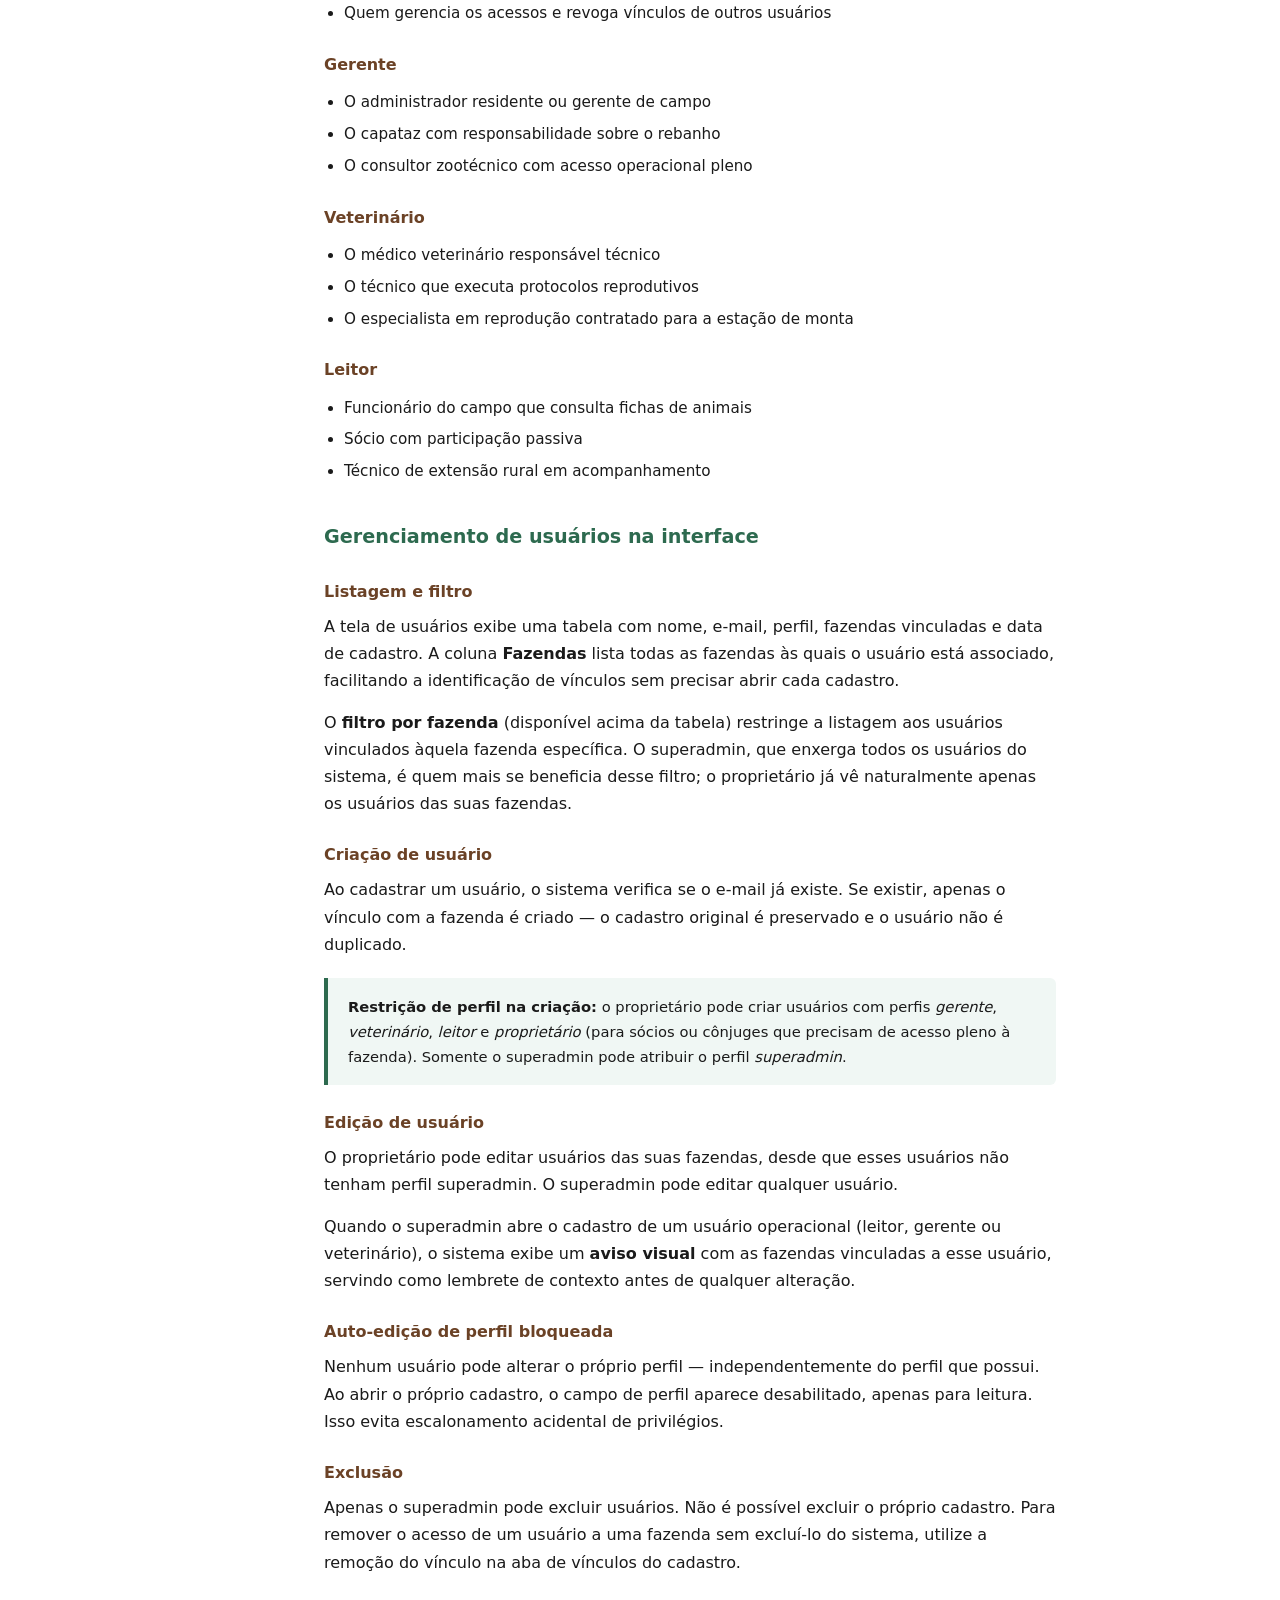
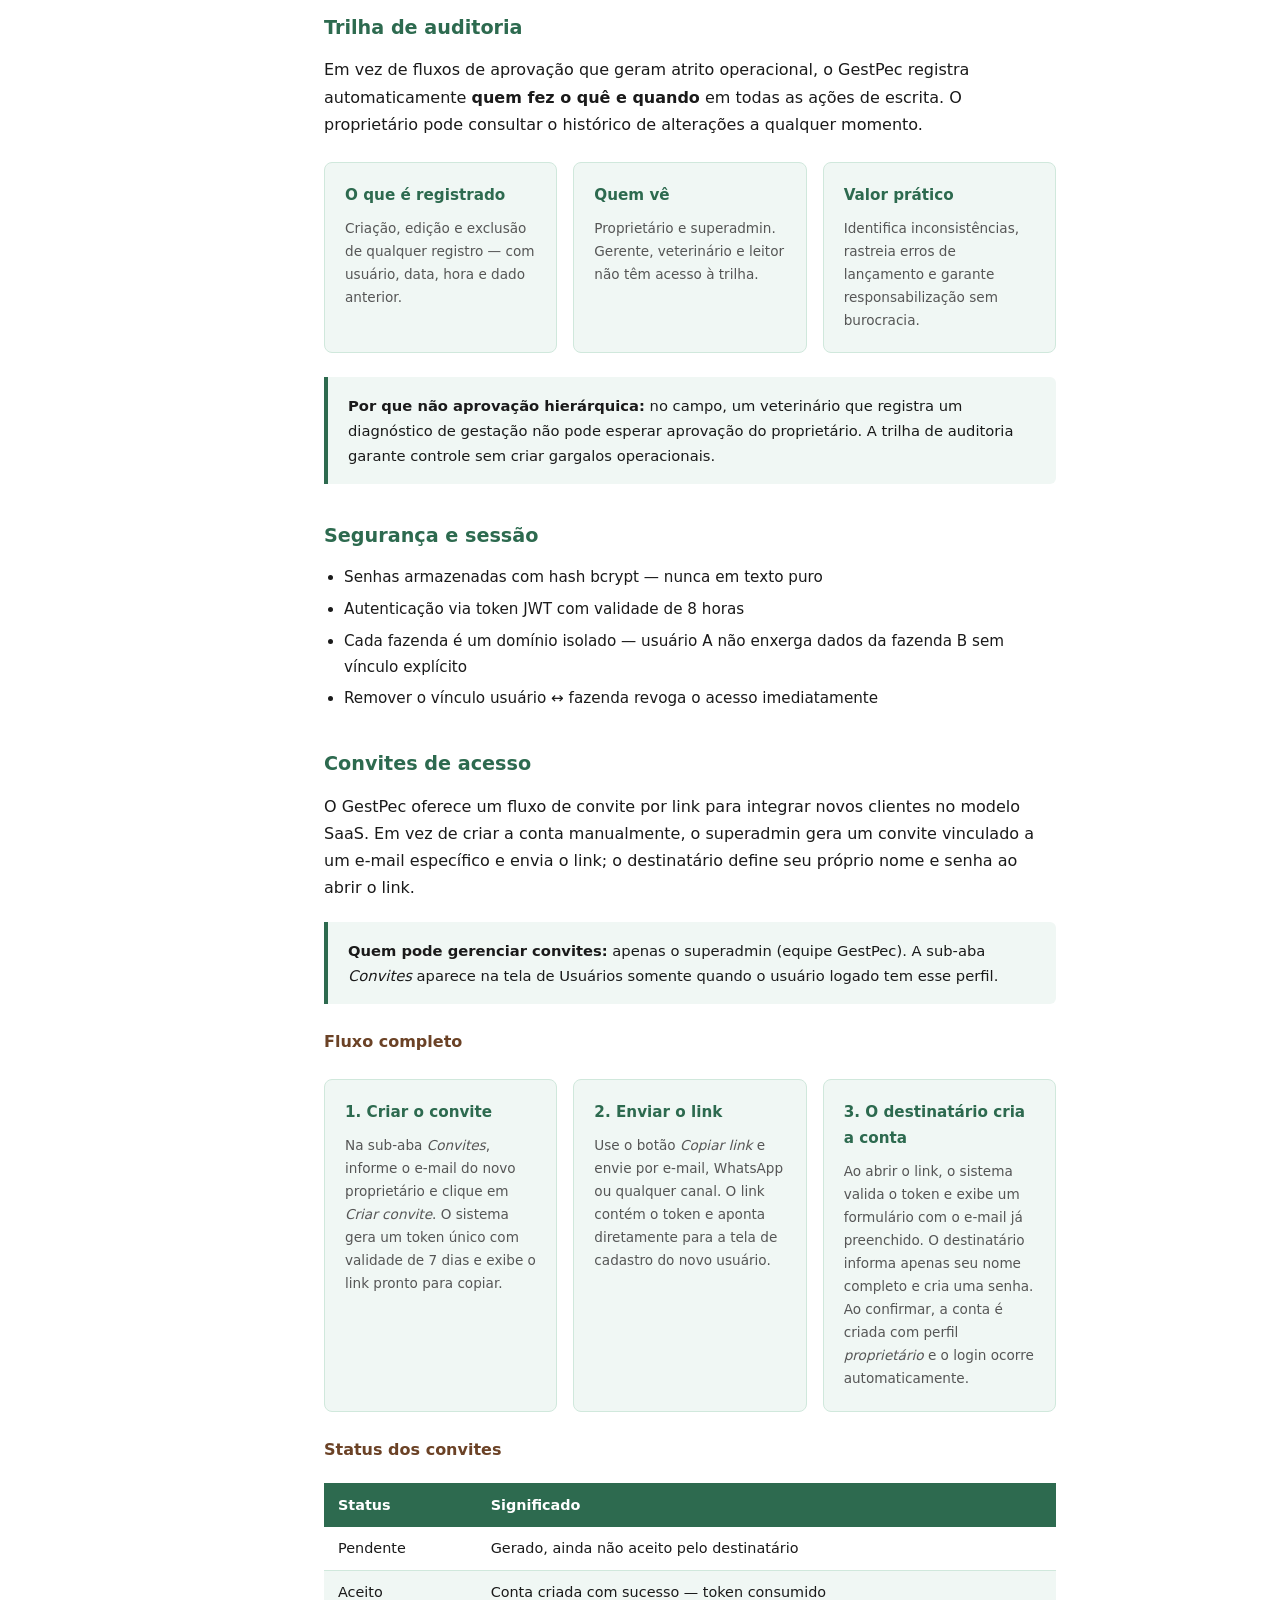
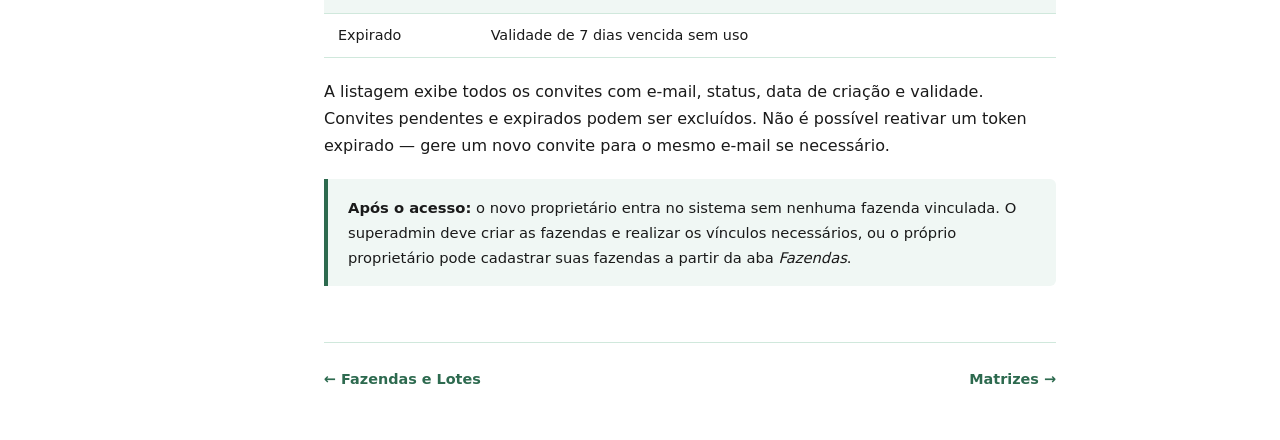
<file: manual/sistema/usuarios.html>
<!DOCTYPE html>
<html lang="pt-BR">
<head>
  <meta charset="UTF-8">
  <meta name="viewport" content="width=device-width, initial-scale=1.0">
  <title>Usuários e Perfis — GestPec</title>
  <link rel="stylesheet" href="../../assets/style.css">
</head>
<body>
<div class="layout">

  <aside class="sidebar">
    <a href="../../index.html" class="sidebar-logo">
      GestPec
      <span>Manual de Gestão de Pecuária</span>
    </a>
    <nav>
      <div class="nav-grupo">Introdução</div>
      <ul>
        <li><a href="../introducao.html">O que é gestão de pecuária</a></li>
      </ul>

      <div class="nav-grupo">Pecuária de Corte</div>
      <ul>
        <li><a href="../corte/index.html">Visão Geral</a></li>
        <li><a href="../corte/cria.html">Fase de Cria</a></li>
        <li><a href="../corte/recria.html">Fase de Recria</a></li>
        <li><a href="../corte/engorda.html">Fase de Engorda</a></li>
      </ul>

      <div class="nav-grupo">Pecuária Leiteira</div>
      <ul>
        <li><a href="../leite/index.html">Visão Geral</a></li>
      </ul>

      <div class="nav-grupo">Dupla Aptidão</div>
      <ul>
        <li><a href="../dupla-aptidao/index.html">Visão Geral</a></li>
      </ul>

      <div class="nav-grupo">Sistema GestPec</div>
      <ul>
        <li><a href="fazendas.html">Fazendas e Lotes</a></li>
        <li><a href="usuarios.html">Usuários e Perfis</a></li>
        <li><a href="matrizes.html">Matrizes</a></li>
        <li><a href="reprodutores.html">Reprodutores</a></li>
        <li><a href="reproducao.html">Reprodução</a></li>
        <li><a href="sanidade.html">Sanidade</a></li>
        <li><a href="financeiro.html">Financeiro e Pessoal</a></li>
      </ul>
    </nav>
  </aside>

  <main class="conteudo">
    <h1>Usuários e Perfis</h1>
    <p class="subtitulo">Perfis de acesso, permissões por fazenda e trilha de auditoria</p>

    <h2>Modelo de acesso</h2>
    <p>
      O GestPec é multi-tenant: cada usuário acessa apenas os dados das fazendas
      às quais foi vinculado. O vínculo usuário ↔ fazenda é explícito e revogável a qualquer momento.
      Remover o vínculo revoga o acesso imediatamente, sem necessidade de excluir o usuário do sistema.
    </p>
    <p>
      Um mesmo usuário pode estar vinculado a mais de uma fazenda simultaneamente.
      O <strong>proprietário</strong> gerencia os usuários das suas próprias fazendas;
      o <strong>superadmin</strong> (equipe GestPec) tem visibilidade e edição irrestrita.
    </p>

    <h2>Perfis de acesso</h2>

    <table>
      <thead>
        <tr><th>Perfil</th><th>Descrição do papel</th></tr>
      </thead>
      <tbody>
        <tr><td><strong>superadmin</strong></td><td>Equipe GestPec. Acesso total ao sistema, todas as fazendas, sem restrição.</td></tr>
        <tr><td><strong>proprietario</strong></td><td>Dono da fazenda. Acesso completo: dados operacionais, usuários e financeiro.</td></tr>
        <tr><td><strong>gerente</strong></td><td>Operação diária: animais, lotes, coberturas, partos, perdas, custos operacionais e pessoal.</td></tr>
        <tr><td><strong>veterinario</strong></td><td>Reprodução e diagnóstico: coberturas, diagnósticos de gestação, partos e crias.</td></tr>
        <tr><td><strong>leitor</strong></td><td>Somente visualização dos dados zootécnicos. Sem acesso financeiro e sem edição.</td></tr>
      </tbody>
    </table>

    <h2>Matriz de permissões</h2>

    <table>
      <thead>
        <tr>
          <th>Ação</th>
          <th>proprietario</th>
          <th>gerente</th>
          <th>veterinario</th>
          <th>leitor</th>
        </tr>
      </thead>
      <tbody>
        <tr><td>Configurar fazenda e lotes</td><td>✓</td><td>—</td><td>—</td><td>—</td></tr>
        <tr><td>Gerenciar usuários da fazenda</td><td>✓</td><td>—</td><td>—</td><td>—</td></tr>
        <tr><td>Matrizes e reprodutores (cadastro e edição)</td><td>✓</td><td>✓</td><td>—</td><td>—</td></tr>
        <tr><td>Coberturas e diagnósticos de gestação</td><td>✓</td><td>✓</td><td>✓</td><td>—</td></tr>
        <tr><td>Partos e crias</td><td>✓</td><td>✓</td><td>✓</td><td>—</td></tr>
        <tr><td>Perdas (mortes e descartes)</td><td>✓</td><td>✓</td><td>—</td><td>—</td></tr>
        <tr><td>Lançamentos financeiros e pessoal</td><td>✓</td><td>✓</td><td>—</td><td>—</td></tr>
        <tr><td>Financeiro consolidado e contas bancárias</td><td>✓</td><td>—</td><td>—</td><td>—</td></tr>
        <tr><td>Visualizar dados zootécnicos</td><td>✓</td><td>✓</td><td>✓</td><td>✓</td></tr>
      </tbody>
    </table>

    <h2>Quem assume cada perfil na prática</h2>

    <h3>Proprietário</h3>
    <ul>
      <li>O dono da propriedade ou do grupo de fazendas</li>
      <li>O sócio majoritário com responsabilidade financeira</li>
      <li>Quem gerencia os acessos e revoga vínculos de outros usuários</li>
    </ul>

    <h3>Gerente</h3>
    <ul>
      <li>O administrador residente ou gerente de campo</li>
      <li>O capataz com responsabilidade sobre o rebanho</li>
      <li>O consultor zootécnico com acesso operacional pleno</li>
    </ul>

    <h3>Veterinário</h3>
    <ul>
      <li>O médico veterinário responsável técnico</li>
      <li>O técnico que executa protocolos reprodutivos</li>
      <li>O especialista em reprodução contratado para a estação de monta</li>
    </ul>

    <h3>Leitor</h3>
    <ul>
      <li>Funcionário do campo que consulta fichas de animais</li>
      <li>Sócio com participação passiva</li>
      <li>Técnico de extensão rural em acompanhamento</li>
    </ul>

    <h2>Gerenciamento de usuários na interface</h2>

    <h3>Listagem e filtro</h3>
    <p>
      A tela de usuários exibe uma tabela com nome, e-mail, perfil, fazendas vinculadas e data de cadastro.
      A coluna <strong>Fazendas</strong> lista todas as fazendas às quais o usuário está associado,
      facilitando a identificação de vínculos sem precisar abrir cada cadastro.
    </p>
    <p>
      O <strong>filtro por fazenda</strong> (disponível acima da tabela) restringe a listagem
      aos usuários vinculados àquela fazenda específica. O superadmin, que enxerga todos os
      usuários do sistema, é quem mais se beneficia desse filtro; o proprietário já vê
      naturalmente apenas os usuários das suas fazendas.
    </p>

    <h3>Criação de usuário</h3>
    <p>
      Ao cadastrar um usuário, o sistema verifica se o e-mail já existe. Se existir,
      apenas o vínculo com a fazenda é criado — o cadastro original é preservado e
      o usuário não é duplicado.
    </p>
    <div class="destaque">
      <p>
        <strong>Restrição de perfil na criação:</strong> o proprietário pode criar usuários
        com perfis <em>gerente</em>, <em>veterinário</em>, <em>leitor</em> e
        <em>proprietário</em> (para sócios ou cônjuges que precisam de acesso pleno à fazenda).
        Somente o superadmin pode atribuir o perfil <em>superadmin</em>.
      </p>
    </div>

    <h3>Edição de usuário</h3>
    <p>
      O proprietário pode editar usuários das suas fazendas, desde que esses usuários
      não tenham perfil superadmin. O superadmin pode editar qualquer usuário.
    </p>
    <p>
      Quando o superadmin abre o cadastro de um usuário operacional (leitor, gerente ou veterinário),
      o sistema exibe um <strong>aviso visual</strong> com as fazendas vinculadas a esse usuário,
      servindo como lembrete de contexto antes de qualquer alteração.
    </p>

    <h3>Auto-edição de perfil bloqueada</h3>
    <p>
      Nenhum usuário pode alterar o próprio perfil — independentemente do perfil que possui.
      Ao abrir o próprio cadastro, o campo de perfil aparece desabilitado, apenas para leitura.
      Isso evita escalonamento acidental de privilégios.
    </p>

    <h3>Exclusão</h3>
    <p>
      Apenas o superadmin pode excluir usuários. Não é possível excluir o próprio cadastro.
      Para remover o acesso de um usuário a uma fazenda sem excluí-lo do sistema,
      utilize a remoção do vínculo na aba de vínculos do cadastro.
    </p>

    <h2>Trilha de auditoria</h2>
    <p>
      Em vez de fluxos de aprovação que geram atrito operacional, o GestPec registra
      automaticamente <strong>quem fez o quê e quando</strong> em todas as ações de escrita.
      O proprietário pode consultar o histórico de alterações a qualquer momento.
    </p>

    <div class="cards">
      <div class="card">
        <h4>O que é registrado</h4>
        <p>Criação, edição e exclusão de qualquer registro — com usuário, data, hora e dado anterior.</p>
      </div>
      <div class="card">
        <h4>Quem vê</h4>
        <p>Proprietário e superadmin. Gerente, veterinário e leitor não têm acesso à trilha.</p>
      </div>
      <div class="card">
        <h4>Valor prático</h4>
        <p>Identifica inconsistências, rastreia erros de lançamento e garante responsabilização sem burocracia.</p>
      </div>
    </div>

    <div class="destaque">
      <p>
        <strong>Por que não aprovação hierárquica:</strong> no campo, um veterinário que registra
        um diagnóstico de gestação não pode esperar aprovação do proprietário. A trilha de auditoria
        garante controle sem criar gargalos operacionais.
      </p>
    </div>

    <h2>Segurança e sessão</h2>
    <ul>
      <li>Senhas armazenadas com hash bcrypt — nunca em texto puro</li>
      <li>Autenticação via token JWT com validade de 8 horas</li>
      <li>Cada fazenda é um domínio isolado — usuário A não enxerga dados da fazenda B sem vínculo explícito</li>
      <li>Remover o vínculo usuário ↔ fazenda revoga o acesso imediatamente</li>
    </ul>

    <h2>Convites de acesso</h2>
    <p>
      O GestPec oferece um fluxo de convite por link para integrar novos clientes no
      modelo SaaS. Em vez de criar a conta manualmente, o superadmin gera um convite
      vinculado a um e-mail específico e envia o link; o destinatário define seu próprio
      nome e senha ao abrir o link.
    </p>

    <div class="destaque">
      <p>
        <strong>Quem pode gerenciar convites:</strong> apenas o superadmin (equipe GestPec).
        A sub-aba <em>Convites</em> aparece na tela de Usuários somente quando o usuário
        logado tem esse perfil.
      </p>
    </div>

    <h3>Fluxo completo</h3>
    <div class="cards">
      <div class="card">
        <h4>1. Criar o convite</h4>
        <p>
          Na sub-aba <em>Convites</em>, informe o e-mail do novo proprietário e clique em
          <em>Criar convite</em>. O sistema gera um token único com validade de 7 dias e
          exibe o link pronto para copiar.
        </p>
      </div>
      <div class="card">
        <h4>2. Enviar o link</h4>
        <p>
          Use o botão <em>Copiar link</em> e envie por e-mail, WhatsApp ou qualquer canal.
          O link contém o token e aponta diretamente para a tela de cadastro do novo usuário.
        </p>
      </div>
      <div class="card">
        <h4>3. O destinatário cria a conta</h4>
        <p>
          Ao abrir o link, o sistema valida o token e exibe um formulário com o e-mail
          já preenchido. O destinatário informa apenas seu nome completo e cria uma senha.
          Ao confirmar, a conta é criada com perfil <em>proprietário</em> e o login ocorre
          automaticamente.
        </p>
      </div>
    </div>

    <h3>Status dos convites</h3>
    <table>
      <thead>
        <tr><th>Status</th><th>Significado</th></tr>
      </thead>
      <tbody>
        <tr><td>Pendente</td><td>Gerado, ainda não aceito pelo destinatário</td></tr>
        <tr><td>Aceito</td><td>Conta criada com sucesso — token consumido</td></tr>
        <tr><td>Expirado</td><td>Validade de 7 dias vencida sem uso</td></tr>
      </tbody>
    </table>
    <p>
      A listagem exibe todos os convites com e-mail, status, data de criação e validade.
      Convites pendentes e expirados podem ser excluídos. Não é possível reativar um
      token expirado — gere um novo convite para o mesmo e-mail se necessário.
    </p>

    <div class="destaque">
      <p>
        <strong>Após o acesso:</strong> o novo proprietário entra no sistema sem nenhuma
        fazenda vinculada. O superadmin deve criar as fazendas e realizar os vínculos
        necessários, ou o próprio proprietário pode cadastrar suas fazendas a partir da
        aba <em>Fazendas</em>.
      </p>
    </div>

    <div class="nav-paginas">
      <a href="fazendas.html">← Fazendas e Lotes</a>
      <a href="matrizes.html">Matrizes →</a>
    </div>
  </main>

</div>
<script src="../../assets/nav.js"></script>
</body>
</html>
</file>
<file: assets/style.css>
* {
  box-sizing: border-box;
  margin: 0;
  padding: 0;
}

:root {
  --verde: #2d6a4f;
  --verde-claro: #40916c;
  --verde-fundo: #f0f7f4;
  --marrom: #6b4226;
  --texto: #1a1a1a;
  --texto-leve: #555;
  --borda: #d0e8dc;
  --branco: #ffffff;
  --sidebar-width: 260px;
}

body {
  font-family: 'Segoe UI', system-ui, sans-serif;
  color: var(--texto);
  background: var(--branco);
  line-height: 1.7;
}

/* ── Layout ── */
.layout {
  display: flex;
  min-height: 100vh;
}

/* ── Sidebar ── */
.sidebar {
  width: var(--sidebar-width);
  background: var(--verde-fundo);
  border-right: 1px solid var(--borda);
  padding: 0;
  position: fixed;
  top: 0;
  left: 0;
  height: 100vh;
  overflow-y: auto;
  flex-shrink: 0;
}

.sidebar-logo {
  display: block;
  padding: 20px 20px 16px;
  background: var(--verde);
  color: var(--branco);
  text-decoration: none;
  font-weight: 700;
  font-size: 1rem;
  letter-spacing: 0.3px;
}

.sidebar-logo span {
  display: block;
  font-size: 0.7rem;
  font-weight: 400;
  opacity: 0.8;
  margin-top: 2px;
}

nav ul {
  list-style: none;
  padding: 12px 0;
}

nav ul li a {
  display: block;
  padding: 7px 20px;
  color: var(--texto);
  text-decoration: none;
  font-size: 0.88rem;
}

nav ul li a:hover {
  background: var(--borda);
  color: var(--verde);
}

nav ul li a.ativo {
  color: var(--verde);
  font-weight: 600;
  border-left: 3px solid var(--verde);
  padding-left: 17px;
}

.nav-grupo {
  padding: 14px 20px 4px;
  font-size: 0.72rem;
  font-weight: 700;
  text-transform: uppercase;
  letter-spacing: 0.8px;
  color: var(--texto-leve);
}

/* ── Conteúdo ── */
.conteudo {
  margin-left: var(--sidebar-width);
  flex: 1;
  padding: 48px 64px;
  max-width: 860px;
}

h1 {
  font-size: 1.9rem;
  color: var(--verde);
  margin-bottom: 8px;
  line-height: 1.3;
}

.subtitulo {
  color: var(--texto-leve);
  font-size: 1rem;
  margin-bottom: 32px;
  padding-bottom: 24px;
  border-bottom: 1px solid var(--borda);
}

h2 {
  font-size: 1.2rem;
  color: var(--verde);
  margin: 36px 0 12px;
}

h3 {
  font-size: 1rem;
  color: var(--marrom);
  margin: 24px 0 8px;
}

p {
  margin-bottom: 14px;
  color: var(--texto);
}

ul, ol {
  margin: 12px 0 16px 20px;
}

li {
  margin-bottom: 6px;
  font-size: 0.95rem;
}

/* ── Cards de destaque ── */
.cards {
  display: grid;
  grid-template-columns: repeat(auto-fit, minmax(200px, 1fr));
  gap: 16px;
  margin: 24px 0;
}

.card {
  background: var(--verde-fundo);
  border: 1px solid var(--borda);
  border-radius: 8px;
  padding: 20px;
}

.card h4 {
  color: var(--verde);
  font-size: 0.95rem;
  margin-bottom: 8px;
}

.card p {
  font-size: 0.85rem;
  color: var(--texto-leve);
  margin: 0;
}

/* ── Tabelas ── */
table {
  width: 100%;
  border-collapse: collapse;
  margin: 20px 0;
  font-size: 0.9rem;
}

th {
  background: var(--verde);
  color: var(--branco);
  padding: 10px 14px;
  text-align: left;
  font-weight: 600;
}

td {
  padding: 9px 14px;
  border-bottom: 1px solid var(--borda);
}

tr:nth-child(even) td {
  background: var(--verde-fundo);
}

/* ── Caixa de destaque ── */
.destaque {
  background: var(--verde-fundo);
  border-left: 4px solid var(--verde);
  padding: 16px 20px;
  border-radius: 0 6px 6px 0;
  margin: 20px 0;
}

.destaque p {
  margin: 0;
  font-size: 0.92rem;
}

/* ── Navegação entre páginas ── */
.nav-paginas {
  display: flex;
  justify-content: space-between;
  margin-top: 56px;
  padding-top: 24px;
  border-top: 1px solid var(--borda);
}

.nav-paginas a {
  color: var(--verde);
  text-decoration: none;
  font-size: 0.9rem;
  font-weight: 600;
}

.nav-paginas a:hover {
  text-decoration: underline;
}

/* ── Responsivo ── */
@media (max-width: 768px) {
  .sidebar {
    display: none;
  }
  .conteudo {
    margin-left: 0;
    padding: 24px 20px;
  }
}
</file>
